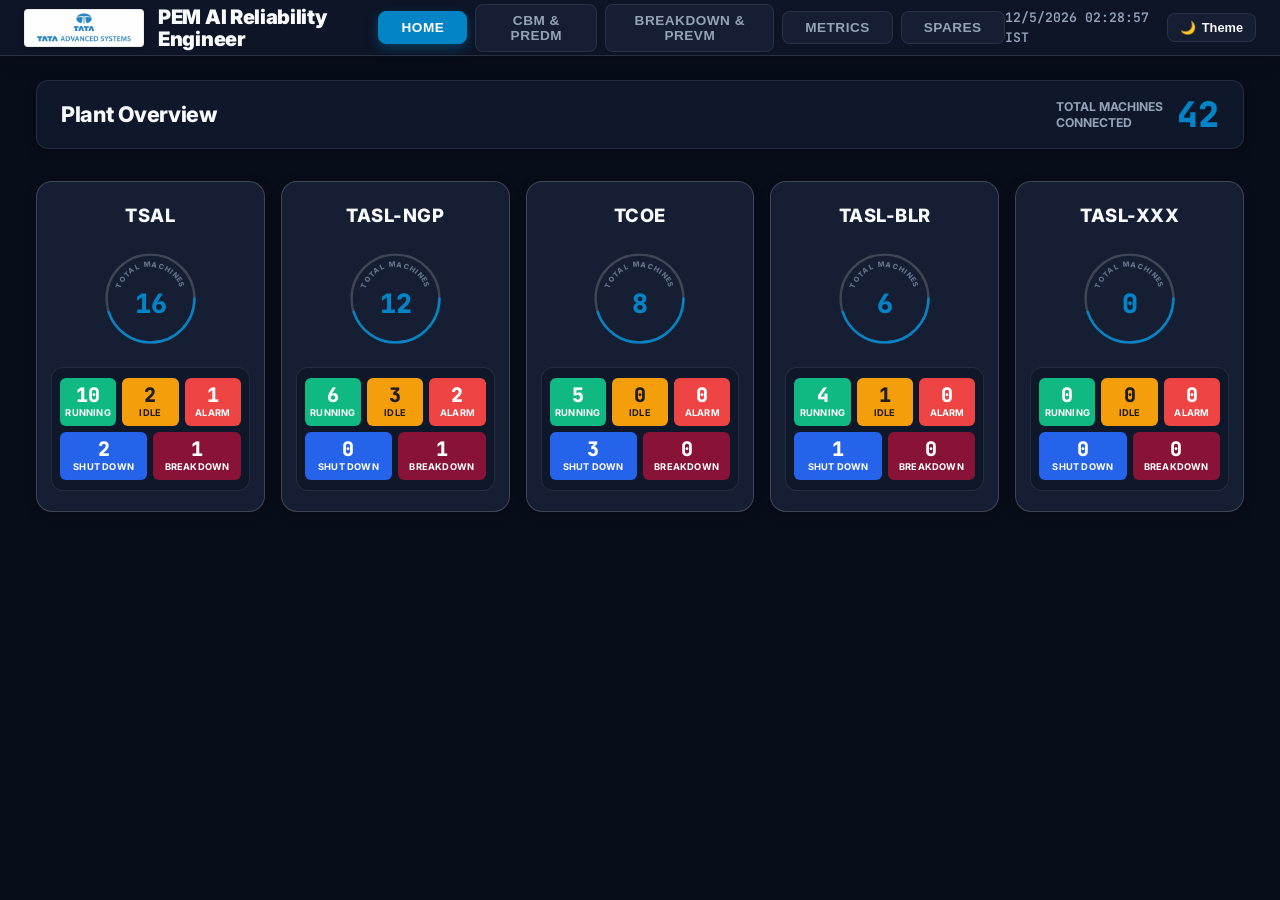
<file: index.html>
<!DOCTYPE html>
<html lang="en" data-theme="dark">
<head>
  <meta charset="UTF-8">
  <meta name="viewport" content="width=device-width, initial-scale=1.0">
  <meta name="description" content="TASL PEM AI Reliability Engineer - Industrial Condition Based Monitoring & Predictive Engineering System">
  <title>PEM AI Reliability Engineer | Tata Advanced Systems Limited</title>

  <!-- Typography -->
  <link rel="preconnect" href="https://fonts.googleapis.com">
  <link rel="preconnect" href="https://fonts.gstatic.com" crossorigin>
  <link href="https://fonts.googleapis.com/css2?family=Inter:wght@400;500;600;700;800;900&family=JetBrains+Mono:wght@500;700;800&display=swap" rel="stylesheet">

  <link rel="stylesheet" href="styles.css">
</head>
<body>

  <!-- Top App Master Header -->
  <header class="app-header">
    <div class="brand-wrap" id="brandLogoNav" title="Go to Plant Overview">
      <img src="tasl-logo.jpg" alt="TASL Logo" class="brand-logo-img">
      <div class="brand-text">
        <h1>PEM AI Reliability Engineer</h1>
      </div>
    </div>

    <!-- Primary Top Navigation Card Buttons: Home, CBM & PredM, Breakdown & PrevM -->
    <nav class="main-nav-tabs" aria-label="Main Dashboards">
      <button class="main-tab-btn active" data-tab="home">Home</button>
      <button class="main-tab-btn" data-tab="cbm">CBM &amp; PredM</button>
      <button class="main-tab-btn" data-tab="breakdown">Breakdown &amp; PrevM</button>
      <button class="main-tab-btn" data-tab="metrics">Metrics</button>
      <button class="main-tab-btn" data-tab="spares">Spares</button>
    </nav>

    <div class="header-right">
      <div class="system-clock" id="systemClock">--:--:-- IST</div>
      <button class="theme-btn" id="themeToggleBtn" title="Toggle Light/Dark Theme">
        <span id="themeToggleIcon">🌙</span> Theme
      </button>
    </div>
  </header>

  <!-- Plant Tabs Bar (Folder style like tabs-example.jpg - appears on inner dashboards) -->
  <div class="plant-tabs-wrapper" id="plantTabsBar" style="display: none;">
    <div class="plant-tabs-container">
      <div id="plantTabsContainer" style="display: flex; gap: 4px;">
        <!-- Populated dynamically: TSAL, TASL-NGP, TCOE, TASL-BLR, TASL-XXX -->
      </div>
    </div>
    <!-- Connecting blue line opening up to show data below -->
    <div class="plant-tabs-blue-line"></div>
  </div>

  <!-- Main Container -->
  <main id="mainContainer">

    <!-- ===================================================================
         VIEW 1: HOME SCREEN - PLANT CARDS OVERVIEW (old-cbm.webp style)
         =================================================================== -->
    <section class="home-overview-container" id="homeViewSection">
      <div class="home-hero-bar">
        <div class="home-hero-title">
          <h2>Plant Overview</h2>
        </div>
        <div class="total-overall-stat">
          <div class="label">Total Machines<br>Connected</div>
          <div class="number" id="totalMachinesCount">42</div>
        </div>
      </div>

      <!-- Plant Cards Grid: All 5 cards fit in 1 single row, longer & narrower -->
      <div class="plant-cards-grid" id="homePlantCardsGrid">
        <!-- Rendered by app.js -->
      </div>
    </section>

    <!-- ===================================================================
         VIEW 2: CBM & PM DASHBOARD
         =================================================================== -->
    <section class="cbm-container" id="cbmViewSection" style="display: none;">

      <!-- Secondary Sub-navigation Tab Buttons (Action Cards removed) -->
      <div class="cbm-subnav-bar">
        <button class="cbm-subnav-btn active" data-subtab="machines-matrix">
          <span>Health Matrix</span>
          <span class="subnav-badge" id="badgeHealthMatrix">16</span>
        </button>
        <button class="cbm-subnav-btn" data-subtab="alert-table">
          <span>Breakdown Alert Engine</span>
          <span class="subnav-badge alert" id="badgeAlertEngine">100</span>
        </button>
        <button class="cbm-subnav-btn" data-subtab="open-reports">
          <span>Open Reports</span>
          <span class="subnav-badge warning" id="badgeOpenReports">7</span>
        </button>
        <button class="cbm-subnav-btn" data-subtab="closed-reports">
          <span>Closed Reports</span>
          <span class="subnav-badge success" id="badgeClosedReports">48</span>
        </button>
        <button class="cbm-subnav-btn" data-subtab="manuals-library">
          <span>OEM Manuals Library</span>
          <span class="subnav-badge" id="badgeManuals">11</span>
        </button>
      </div>

      <!-- Subview 1: Health Matrix (Modular Machine cards with pastel Green & Red boxes) -->
      <div id="cbmMachinesOverviewView">
        <div class="cbm-machine-cards-grid" id="cbmMachinesGrid">
          <!-- Rendered by app.js -->
        </div>
      </div>

      <!-- Subview 2: Dedicated Machine Parameters View (Clicking machine card) -->
      <div id="cbmParametersView" style="display: none;">
        <div class="parameters-page-container">
          <div class="params-header-card">
            <div class="params-machine-meta" id="paramsMachineMeta">
              <!-- Populated by app.js -->
            </div>
            <button class="back-to-machines-btn" id="backToMachinesBtn">&larr; Back to Health Matrix</button>
          </div>

          <!-- Machine Sub-Tabs: Parameters vs Analysis -->
          <div class="machine-subnav-tabs">
            <button class="machine-tab-btn active" id="tabBtnParameters" onclick="window.switchMachineViewTab('parameters')">Parameters</button>
            <button class="machine-tab-btn" id="tabBtnAnalysis" onclick="window.switchMachineViewTab('analysis')">Analysis</button>
          </div>

          <!-- Pane 1: Parameters Tab Pane -->
          <div id="machineParamsPane">
            <div style="margin-bottom: 14px; display: flex; justify-content: flex-end;">
              <input type="text" class="search-input" id="paramSearchInput" placeholder="Filter parameters by name..." style="width: 280px; background:var(--bg-card); border:1px solid var(--border-medium); color:var(--text-main); padding:8px 12px; border-radius:6px; font-size:0.8rem;">
            </div>
            <div id="paramsGroupsContainer" style="display: flex; flex-direction: column; gap: 16px;">
              <!-- Grouped parameters rendered by app.js -->
            </div>
          </div>

          <!-- Pane 2: Analysis Tab Pane (Collapsible row cards) -->
          <div id="machineAnalysisPane" style="display: none;">
            <div class="analysis-collapse-container" id="paramsAnomalySection">
              <!-- Collapsible row cards rendered by app.js -->
            </div>
          </div>
        </div>
      </div>

      <!-- Subview 3: Predictive Breakdown Alert Engine Table -->
      <div id="cbmAlertTableView" style="display: none;">
        <div class="alert-table-toolbar">
          <div style="display: flex; gap: 10px; align-items: center; flex-wrap: wrap;">
            <input type="text" class="search-input" id="tableSearchInput" placeholder="Search breakdown, anomalies detected, corrective recommendations..." style="width: 320px; background:var(--bg-card); border:1px solid var(--border-medium); color:var(--text-main); padding:8px 12px; border-radius:6px; font-size:0.8rem;">
            <span id="tableMatchCount" style="font-size: 0.78rem; color: var(--text-dim); font-weight: 700;">100 predictive alerts</span>
          </div>
          <button id="exportCsvBtn" class="export-btn">Export Table (CSV)</button>
        </div>

        <div class="table-card-container">
          <table class="predictive-alerts-table">
            <thead>
              <tr>
                <th style="width: 110px;">Timestamp</th>
                <th style="width: 140px;">Machine</th>
                <th style="width: 210px;">
                  <div class="th-filter-wrap">
                    <span>Subsystem &amp; Breakdown Type</span>
                    <button class="th-filter-arrow" id="subsystemFilterBtn" title="Filter Subsystems">▼</button>
                    <!-- Subsystem Filter Dropdown Menu -->
                    <div class="filter-popover" id="subsystemFilterPopover">
                      <div class="filter-popover-title">Filter Subsystems</div>
                      <div class="filter-popover-options" id="subsystemFilterOptions"></div>
                    </div>
                  </div>
                </th>
                <th style="width: 150px;">Past Incidents</th>
                <th style="width: 110px;">
                  <div class="th-filter-wrap">
                    <span>Severity</span>
                    <button class="th-filter-arrow" id="severityFilterBtn" title="Filter Severity">▼</button>
                    <!-- Severity Filter Dropdown Menu -->
                    <div class="filter-popover" id="severityFilterPopover">
                      <div class="filter-popover-title">Filter Severity</div>
                      <div class="sev-filter-buttons">
                        <button class="sev-pill-btn active" data-sev="critical">Critical</button>
                        <button class="sev-pill-btn" data-sev="high">High</button>
                        <button class="sev-pill-btn" data-sev="medium">Medium</button>
                      </div>
                    </div>
                  </div>
                </th>
                <th style="width: 260px;">Anomalies Detected</th>
                <th>Corrective Recommendations (OEM Manual)</th>
                <th style="width: 120px;">Time to Breakdown</th>
              </tr>
            </thead>
            <tbody id="alertsTableBody">
              <!-- Rendered by app.js -->
            </tbody>
          </table>
        </div>
      </div>

      <!-- Subview 4: Open Reports Table -->
      <div id="cbmOpenReportsView" style="display: none;">
        <div class="table-card-container">
          <div class="reports-header-strip">
            <div>
              <h3>Active SAP Corrective Maintenance Tickets</h3>
              <p style="font-size:0.75rem; color:var(--text-muted); margin-top:2px;">
                Policy: 1 Ticket Per Asset. Auto-consolidates all active red alarms. Re-raising inhibited until ticket closure or 10-day SLA window.
              </p>
            </div>
            <div style="display:flex; gap:16px; align-items:center;">
              <span class="reports-badge open">8 Active Asset Tickets</span>
              <div class="compliance-score-card">
                <div class="compliance-score-val">85.7%</div>
                <div class="compliance-score-info">
                  <div class="compliance-score-title">COMPLIANCE SCORE</div>
                  <div class="compliance-score-sub">48 Closed / 56 Total</div>
                </div>
              </div>
            </div>
          </div>
          <table class="reports-table">
            <thead>
              <tr>
                <th style="width: 140px;">Ticket ID</th>
                <th style="width: 160px;">Equipment</th>
                <th style="width: 120px;">Report Date</th>
                <th>Red Parameters</th>
                <th style="width: 220px;">Spares Required</th>
                <th>Corrective Recommendation</th>
                <th style="width: 110px; text-align: center;">Status</th>
              </tr>
            </thead>
            <tbody id="openReportsTableBody">
              <!-- Rendered by app.js -->
            </tbody>
          </table>
        </div>
      </div>

      <!-- Subview 5: Closed Reports Table -->
      <div id="cbmClosedReportsView" style="display: none;">
        <div class="table-card-container">
          <div class="reports-header-strip">
            <div>
              <h3>Closed &amp; Resolved SAP Maintenance Reports</h3>
              <p style="font-size:0.75rem; color:var(--text-muted); margin-top:2px;">
                Audit log of 48 completed work orders, root cause corrective actions, and verified uptime restorations.
              </p>
            </div>
            <div style="display:flex; gap:16px; align-items:center;">
              <span class="reports-badge closed">48 Resolved Tickets &bull; 412.5 hrs Downtime Saved</span>
              <div class="compliance-score-card">
                <div class="compliance-score-val">85.7%</div>
                <div class="compliance-score-info">
                  <div class="compliance-score-title">COMPLIANCE SCORE</div>
                  <div class="compliance-score-sub">48 Closed / 56 Total</div>
                </div>
              </div>
            </div>
          </div>
          <table class="reports-table">
            <thead>
              <tr>
                <th>Ticket ID</th>
                <th>Equipment</th>
                <th>Diagnosis</th>
                <th>Date of Fault Detection</th>
                <th>Date of Closure</th>
                <th>Downtime Saved</th>
                <th>Status</th>
              </tr>
            </thead>
            <tbody id="closedReportsTableBody">
              <!-- Rendered by app.js -->
            </tbody>
          </table>
        </div>
      </div>

      <!-- Subview 6: OEM Manuals Library Split-Screen View -->
      <div id="cbmManualsView" style="display: none;">
        <div class="manuals-split-view">
          <!-- Left Pane: Manual Cards List -->
          <div class="manuals-list-pane">
            <div class="manuals-pane-head">
              <div style="display:flex; justify-content:space-between; align-items:center; width:100%;">
                <div>
                  <h3>OEM Technical Documentation Library</h3>
                  <p>Official Fischer, Rittal, Knoll, and Bavius machine manuals</p>
                </div>
                <button class="upload-manual-btn" onclick="window.openUploadManualModal()">+ Upload Manual</button>
              </div>
            </div>
            <div class="manuals-cards-stack" id="manualsCardsStack">
              <!-- Rendered by app.js -->
            </div>
          </div>

          <!-- Right Pane: Embedded PDF Viewer with Close Button -->
          <div class="manuals-viewer-pane">
            <div class="manuals-viewer-head" id="manualsViewerHead">
              <span id="activeManualTitle">Select a manual to browse</span>
              <div style="display: flex; gap: 8px; align-items: center;">
                <a id="manualNewTabLink" href="#" target="_blank" class="manual-action-link" style="display: none;">New Tab &nearr;</a>
                <button class="manual-close-doc-btn" id="closeManualDocBtn" style="display: none;" onclick="window.closeManualDocument()">Close ✕</button>
              </div>
            </div>
            <div class="manuals-viewer-body" id="manualsViewerBody">
              <div class="manual-placeholder-prompt" id="manualPromptWrap">
                <div class="prompt-icon">📄</div>
                <h4>OEM Technical Manual Viewer</h4>
                <p>Click on any manual card from the left panel to load the technical document and schematic side-by-side inside this browser window.</p>
              </div>
              <iframe id="manualPdfFrame" src="" style="display: none;" title="OEM Technical Manual Viewer"></iframe>
            </div>
          </div>
        </div>
      </div>

    </section>

    <!-- ===================================================================
         VIEW 3: BREAKDOWN MONITORING DASHBOARD
         =================================================================== -->
    <section class="breakdown-view-container" id="breakdownViewSection" style="display: none;">
      <!-- Header -->
      <div class="breakdown-header-bar">
        <div class="breakdown-header-left">
          <div class="breakdown-title-text">Breakdown Monitoring</div>
        </div>

        <div style="display:flex; gap:12px; align-items:center;">
          <button class="customized-pm-btn" id="customizedPmBtn" onclick="window.openCustomizedPmModal()" title="View and execute AI-optimized PM tasklist against historical breakdown telemetry">
            <span class="pm-gear-icon">⚙</span> Customized PM Checklist
          </button>
          <div class="opc-badge"><span class="opc-dot"></span> OPC ONLINE</div>
          <div class="opc-badge sap-badge">SAP INTEGRATION ACTIVE</div>
        </div>
      </div>

      <!-- Split Grid: Left Side (Critical Active Breakdowns) vs Right Side (KPIs on top, Top 5 Causes below) -->
      <div class="breakdown-top-split-grid">
        <!-- Whole Left Side: Critical Active Breakdowns Panel -->
        <div class="bd-left-col">
          <div class="breakdown-panel-box">
            <div class="panel-title-bar" style="color:var(--status-alarm);">
              <span>Critical Active Breakdowns (SAP Tickets Auto-Generated)</span>
            </div>
            <div id="criticalActiveBreakdownsList">
              <!-- Rendered by app.js -->
            </div>
          </div>
        </div>

        <!-- Right Side: Top KPIs & Below Top 5 Breakdown Causes (No empty space) -->
        <div class="bd-right-col">
          <div class="bd-kpis-wrapper">
            <div class="bd-kpi-card">
              <span class="bd-kpi-label">Active Critical Breakdowns</span>
              <span class="bd-kpi-val red" id="activeBreakdownsCount">2</span>
              <span class="bd-kpi-sub">30-sec rule &bull; SAP Ticket Auto-Generated</span>
            </div>

            <div class="bd-kpi-card">
              <span class="bd-kpi-label">Events Logged Today</span>
              <span class="bd-kpi-val cyan">31</span>
              <span class="bd-kpi-sub">Telemetry Sensor Signals &bull; Monitored</span>
            </div>
          </div>

          <!-- Top 5 Breakdown Causes sits directly below KPIs -->
          <div class="top-causes-card">
            <div class="top-causes-header">
              <div class="top-causes-title">Top 5 Breakdown Causes (Last 6 months)</div>
              <span class="top-causes-tag">Historical Failure Modes &bull; Click row for Root Cause Corrective Action</span>
            </div>
            <div class="top-causes-compact-list" id="topCausesList">
              <!-- Rendered by app.js as compact clickable rows -->
            </div>
          </div>
        </div>
      </div>

      <!-- Bottom Panel: Event Log Stream (Last 50 Signals) -->
      <div class="breakdown-panel-box" style="margin-top: 20px;">
        <div class="panel-title-bar">
          <span>Event Log Stream (Last 50 Signals)</span>
          <span style="font-size:0.7rem; color:var(--text-dim);">LIVE TELEMETRY STREAM</span>
        </div>
        <div style="max-height: 480px; overflow-y: auto;">
          <table class="stream-table">
            <thead>
              <tr>
                <th style="width: 150px;">Timestamp</th>
                <th style="width: 130px; text-align: center;">ID</th>
                <th>Machine &amp; Message</th>
                <th style="width: 170px; text-align: center;">Unplanned Downtime</th>
                <th style="width: 120px;">Status</th>
                <th style="width: 130px;">Control</th>
              </tr>
            </thead>
            <tbody id="eventLogStreamBody">
              <!-- Rendered by app.js -->
            </tbody>
          </table>
        </div>
      </div>
    </section>

    <!-- ===================================================================
         VIEW 4: METRICS DASHBOARD (Senior Leadership Operations & Reliability)
         =================================================================== -->
    <section class="metrics-view-container" id="metricsViewSection" style="display: none;">
      <!-- Metrics Header Bar -->
      <div class="metrics-header-bar">
        <div class="metrics-header-left">
          <div class="metrics-title-text">Plant Reliability &amp; Operational Metrics</div>
        </div>

        <div style="display:flex; gap:10px; align-items:center;">
          <div class="opc-badge" id="metricsScopeBadge"><span class="opc-dot"></span> SCOPE: OVERALL (341 ASSETS)</div>
          <div class="opc-badge sap-badge">SAP S/4HANA &bull; MES INTEGRATED</div>
        </div>
      </div>

      <!-- Plant Selection Tab Bar (Clean Folder/Tab Style) -->
      <div class="metrics-tabs-bar">
        <div class="metrics-plant-tabs-wrap" id="metricsPlantPillsContainer">
          <!-- Populated dynamically as tabs: All Plants, TSAL, TASL-NGP, TASL-BLR, TCOE, TASL-H01, TBAL, TLMAL, MCA, TASL-XXX -->
        </div>
      </div>

      <!-- Leadership Action Cards Row -->
      <div class="metrics-action-cards-grid">
        <div class="metric-action-card downtime-card">
          <div class="metric-card-label">Unplanned Downtime Today</div>
          <div class="metric-card-val" id="metricValToday">4.82 <span class="unit">hrs</span></div>
        </div>

        <div class="metric-action-card downtime-card highlight-card">
          <div class="metric-card-label">Unplanned Downtime (Current Month)</div>
          <div class="metric-card-val" id="metricValMonth">2,597.91 <span class="unit">hrs</span></div>
        </div>

        <div class="metric-action-card downtime-card">
          <div class="metric-card-label">Cumulative Downtime YTD</div>
          <div class="metric-card-val" id="metricValYtd">12,470.0 <span class="unit">hrs</span></div>
        </div>

        <div class="metric-action-card">
          <div class="metric-card-label">Total Connected Machines</div>
          <div class="metric-card-val" id="metricValMachines">341 <span class="unit">Units</span></div>
        </div>

        <div class="metric-action-card kpi-card">
          <div class="metric-card-label">Equipment Availability</div>
          <div class="metric-card-val success" id="metricValAvail">98.90<span class="unit">%</span></div>
        </div>

        <div class="metric-action-card kpi-card">
          <div class="metric-card-label">PM Compliance</div>
          <div class="metric-card-val success" id="metricValPm">94.8<span class="unit">%</span></div>
        </div>

        <div class="metric-action-card kpi-card">
          <div class="metric-card-label">MTBF</div>
          <div class="metric-card-val" id="metricValMtbf">626.9 <span class="unit">hrs</span></div>
        </div>

        <div class="metric-action-card kpi-card">
          <div class="metric-card-label">MTTR</div>
          <div class="metric-card-val" id="metricValMttr">6.98 <span class="unit">hrs</span></div>
        </div>
      </div>

      <!-- Visual Graphics Grid -->
      <div class="metrics-visuals-grid">
        <!-- Visual 1: Equipment Availability Chart -->
        <div class="metric-visual-panel">
          <div class="panel-header-row">
            <h3 class="visual-panel-title">Equipment Availability</h3>
          </div>
          <div class="chart-container" id="availabilityChartContainer">
            <!-- Rendered graphically by app.js (SVG Bar Chart) -->
          </div>
        </div>

        <!-- Visual 2: MTBF & MTTR Chart -->
        <div class="metric-visual-panel">
          <div class="panel-header-row">
            <h3 class="visual-panel-title">MTBF &amp; MTTR</h3>
          </div>
          <div class="chart-container" id="mtbfMttrChartContainer">
            <!-- Rendered graphically by app.js -->
          </div>
        </div>

        <!-- Visual 3: PM Compliance Chart -->
        <div class="metric-visual-panel">
          <div class="panel-header-row">
            <h3 class="visual-panel-title">PM Compliance</h3>
          </div>
          <div class="chart-container" id="pmComplianceChartContainer">
            <!-- Rendered graphically by app.js (Radial progress rings for all plants) -->
          </div>
        </div>

        <!-- Visual 4: Unplanned Downtime Pareto -->
        <div class="metric-visual-panel">
          <div class="panel-header-row">
            <h3 class="visual-panel-title">Unplanned Downtime &amp; Breakdown Pareto</h3>
          </div>
          <div class="chart-container" id="downtimeParetoChartContainer">
            <!-- Rendered graphically by app.js -->
          </div>
        </div>

        <!-- Visual 5: 6-Month Reliability Trajectory -->
        <div class="metric-visual-panel full-width">
          <div class="panel-header-row">
            <h3 class="visual-panel-title">6-Month Reliability Trajectory</h3>
          </div>
          <div class="chart-container" id="monthlyTrajectoryChartContainer">
            <!-- Rendered graphically by app.js -->
          </div>
        </div>
      </div>

      <!-- Official SAP S/4HANA PEM Metrics (UAT Record) Table -->
      <div class="metrics-table-panel">
        <div class="panel-header-row">
          <h3 class="visual-panel-title">Official SAP S/4HANA PEM Metrics (UAT Record)</h3>
          <button class="export-csv-btn" onclick="window.exportMetricsTableToCsv()">Export Metrics CSV &rarr;</button>
        </div>

        <div class="table-responsive">
          <table class="industrial-table metrics-table">
            <thead>
              <tr>
                <th style="width:100px;">Plant</th>
                <th>A-Class Machines</th>
                <th>Equipment Availability %</th>
                <th>Unplanned Downtime (Hrs)</th>
                <th>MTBF (Hrs)</th>
                <th>MTTR (Hrs)</th>
                <th>PM Compliance %</th>
                <th>BD Occurrences</th>
                <th>SPOC Confirmation</th>
                <th>Audit Remarks</th>
              </tr>
            </thead>
            <tbody id="metricsTableBody">
              <!-- Rendered dynamically by app.js -->
            </tbody>
          </table>
        </div>
      </div>
    </section>

    <!-- ===================================================================
         VIEW 5: SPARES DASHBOARD (Spare Parts Consumption & Analytics)
         =================================================================== -->
    <section class="spares-view-container" id="sparesViewSection" style="display: none;">
      <!-- Spares Sub-Tabs Navigation -->
      <div class="spares-subnav-strip">
        <div class="spares-pills-wrap">
          <button class="spares-tab-btn active" data-sparestab="overall" onclick="window.switchSparesSubTab('overall')">Overall Spares Overview</button>
          <button class="spares-tab-btn" data-sparestab="breton1" onclick="window.switchSparesSubTab('breton1')">Breton 1 (Flymill-5Axis CNC)</button>
          <button class="spares-tab-btn" data-sparestab="plantwise" onclick="window.switchSparesSubTab('plantwise')">Plant-Wise Spares Analysis</button>
        </div>

      </div>

      <!-- Breton 1 Spares Action KPI Cards -->
      <div class="spares-kpi-grid">
        <div class="spares-kpi-box highlight">
          <div class="spares-label">Total Spares Consumed (Breton 1)</div>
          <div class="spares-num">&#8377;9,10,559.63</div>
        </div>

        <div class="spares-kpi-box">
          <div class="spares-label">Units Consumed</div>
          <div class="spares-num">13 EA <span class="sub-qty">+ 1,541 L</span></div>
        </div>

        <div class="spares-kpi-box">
          <div class="spares-label">Unique Material Codes</div>
          <div class="spares-num">16 <span class="sub-qty">Materials</span></div>
        </div>

        <div class="spares-kpi-box warning">
          <div class="spares-label">High Lead-Time Risk Items</div>
          <div class="spares-num" style="color:#f59e0b;">3 <span class="sub-qty">Critical Spares</span></div>
        </div>
      </div>

      <!-- Graphical Spares Analytics Visualizations -->
      <div class="spares-visuals-grid">
        <!-- Visual 1: ABC Cost Pareto Distribution -->
        <div class="spares-visual-panel">
          <div class="panel-header-row">
            <h3 class="visual-panel-title">ABC Cost Pareto Distribution</h3>
          </div>
          <div class="chart-container" id="sparesAbcChartContainer">
            <!-- Rendered graphically by app.js -->
          </div>
        </div>

        <!-- Visual 2: Subsystem Expenditure Breakdown -->
        <div class="spares-visual-panel">
          <div class="panel-header-row">
            <h3 class="visual-panel-title">Subsystem Spend Breakdown</h3>
          </div>
          <div class="chart-container" id="sparesSubsystemChartContainer">
            <!-- Rendered graphically by app.js -->
          </div>
        </div>

        <!-- Visual 3: Consumables Velocity & Buffer -->
        <div class="spares-visual-panel">
          <div class="panel-header-row">
            <h3 class="visual-panel-title">Consumables Velocity &amp; Buffer</h3>
          </div>
          <div class="chart-container" id="sparesVelocityChartContainer">
            <!-- Rendered graphically by app.js -->
          </div>
        </div>

        <!-- Visual 4: Critical Spares Stockout Risk & Lead-Time Matrix -->
        <div class="spares-visual-panel">
          <div class="panel-header-row">
            <h3 class="visual-panel-title">Critical Spares Lead-Time Risk Matrix</h3>
          </div>
          <div class="chart-container" id="sparesLeadTimeChartContainer">
            <!-- Rendered graphically by app.js -->
          </div>
        </div>
      </div>

      <!-- Material Consumption & Maintenance Order Linkage Table -->
      <div class="spares-table-panel">
        <div class="panel-header-row">
          <h3 class="visual-panel-title">Breton 1 Spare Material Goods Issue Ledger (SAP MvT 201/261)</h3>
          <div style="display:flex; gap:10px; align-items:center;">
            <input type="text" class="search-input" id="sparesSearchInput" placeholder="Search material, doc, order..." style="width:240px; padding:6px 12px; font-size:0.8rem;">
            <button class="export-csv-btn" onclick="window.exportSparesTableToCsv()">Export Ledger CSV &rarr;</button>
          </div>
        </div>

        <div class="table-responsive">
          <table class="industrial-table spares-table">
            <thead>
              <tr>
                <th style="width:85px;">Posting Date</th>
                <th style="width:90px;">Material Doc</th>
                <th style="width:115px;">Material Code</th>
                <th>Material Description &amp; Specification</th>
                <th style="width:110px;">Subsystem</th>
                <th style="width:75px; text-align:right;">Qty</th>
                <th style="width:90px; text-align:right;">Unit Cost (&#8377;)</th>
                <th style="width:100px; text-align:right;">Total Spend (&#8377;)</th>
                <th style="width:55px; text-align:center;">MvT</th>
                <th style="width:105px; text-align:center;">Lead Time Risk</th>
              </tr>
            </thead>
            <tbody id="sparesTableBody">
              <!-- Rendered dynamically by app.js -->
            </tbody>
          </table>
        </div>
      </div>
    </section>

  </main>

  <!-- Universal Modal Backdrop & Content (Locks body scroll when open) -->
  <div class="modal-backdrop" id="modalBackdrop">
    <div class="modal-panel" id="modalPanel">
      <div class="modal-head">
        <h3 id="modalTitle">Diagnostic Information</h3>
        <button class="modal-close" id="modalCloseBtn">&times;</button>
      </div>
      <div class="modal-content-body" id="modalContentBody">
        <!-- Dynamic content injected by app.js -->
      </div>
    </div>
  </div>

  <!-- Scripts -->
  <script src="data.js"></script>
  <script src="app.js"></script>
</body>
</html>
</file>
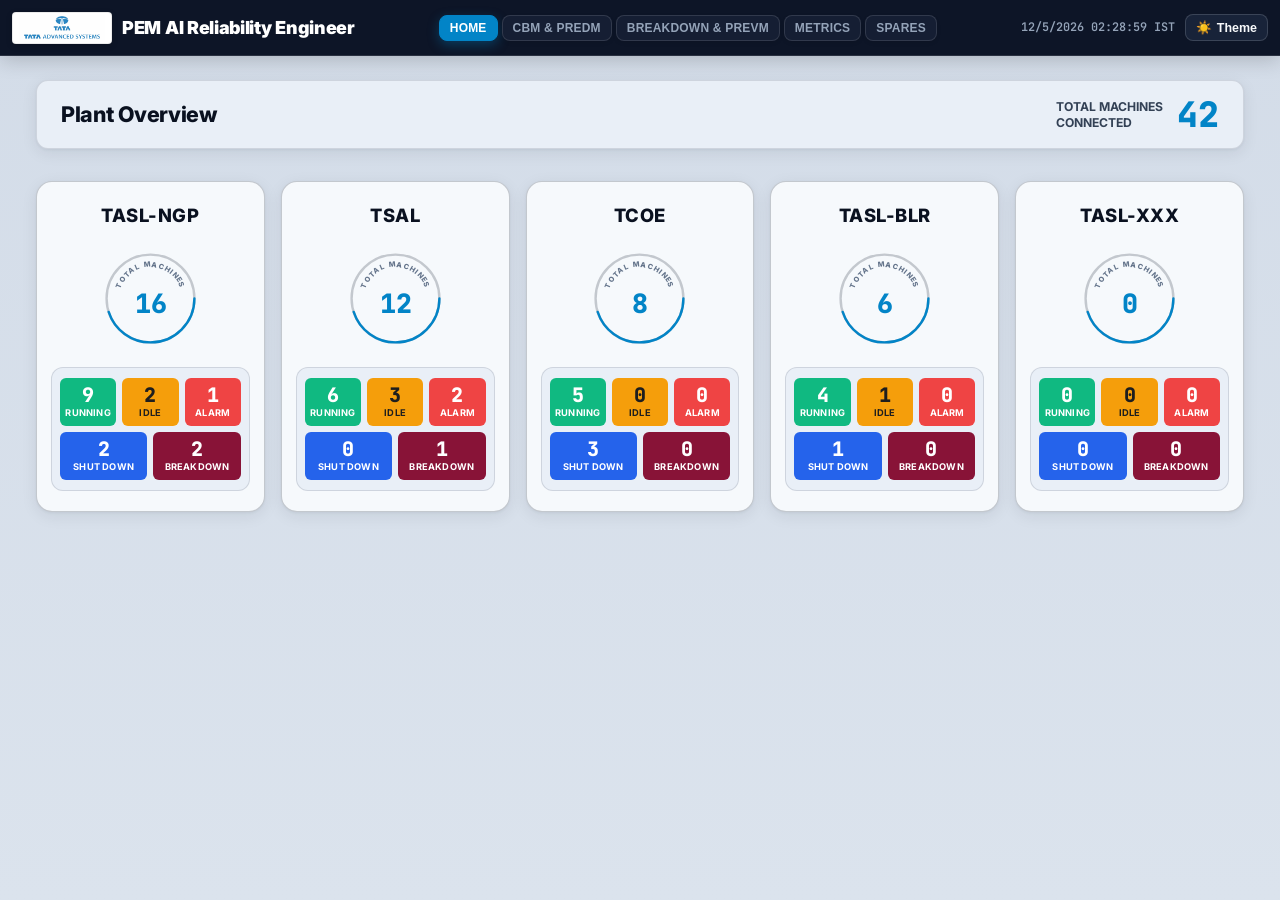
<file: dashboard/index.html>
<!DOCTYPE html>
<html lang="en" data-theme="light">
<head>
  <meta charset="UTF-8">
  <meta name="viewport" content="width=device-width, initial-scale=1.0">
  <meta name="description" content="TASL PEM AI Reliability Engineer - Industrial Condition Based Monitoring & Predictive Engineering System">
  <title>PEM AI Reliability Engineer | Tata Advanced Systems Limited</title>

  <!-- Typography -->
  <link rel="preconnect" href="https://fonts.googleapis.com">
  <link rel="preconnect" href="https://fonts.gstatic.com" crossorigin>
  <link href="https://fonts.googleapis.com/css2?family=Inter:wght@400;500;600;700;800;900&family=JetBrains+Mono:wght@500;700;800&display=swap" rel="stylesheet">

  <link rel="stylesheet" href="styles.css">
</head>
<body>

  <!-- Top App Master Header -->
  <header class="app-header">
    <div class="brand-wrap" id="brandLogoNav" title="Go to Plant Overview">
      <img src="tasl-logo.jpg" alt="TASL Logo" class="brand-logo-img">
      <div class="brand-text">
        <h1>PEM AI Reliability Engineer</h1>
      </div>
    </div>

    <!-- Primary Top Navigation Card Buttons: Home, CBM & PredM, Breakdown & PrevM -->
    <nav class="main-nav-tabs" aria-label="Main Dashboards">
      <button class="main-tab-btn active" data-tab="home">Home</button>
      <button class="main-tab-btn" data-tab="cbm">CBM &amp; PredM</button>
      <button class="main-tab-btn" data-tab="breakdown">Breakdown &amp; PrevM</button>
      <button class="main-tab-btn" data-tab="metrics">Metrics</button>
      <button class="main-tab-btn" data-tab="spares">Spares</button>
    </nav>

    <div class="header-right">
      <div class="system-clock" id="systemClock">--:--:-- IST</div>
      <button class="theme-btn" id="themeToggleBtn" title="Toggle Light/Dark Theme">
        <span id="themeToggleIcon">☀️</span> Theme
      </button>
    </div>
  </header>



  <!-- Main Container -->
  <main id="mainContainer">

    <!-- Unified Plant Switching Tabs (Connected via Bright Blue Line across the screen) -->
    <div class="plant-tabs-wrapper hidden" id="plantTabsBar" style="display: none;">
      <div class="plant-tabs-container">
        <div id="plantTabsContainer" style="display: flex; gap: 6px;">
          <!-- Populated dynamically: TASL-NGP, TSAL, TCOE, TASL-BLR, TASL-XXX -->
        </div>
      </div>
      <!-- Solid 4px Bright Blue Line spanning entire width directly beneath tabs -->
      <div class="plant-tabs-blue-line"></div>
    </div>

    <!-- ===================================================================
         VIEW 1: HOME SCREEN - PLANT CARDS OVERVIEW (old-cbm.webp style)
         =================================================================== -->
    <section class="home-overview-container" id="homeViewSection">
      <div class="home-hero-bar">
        <div class="home-hero-title">
          <h2>Plant Overview</h2>
        </div>
        <div class="total-overall-stat">
          <div class="label">Total Machines<br>Connected</div>
          <div class="number" id="totalMachinesCount">42</div>
        </div>
      </div>

      <!-- Plant Cards Grid: All 5 cards fit in 1 single row, longer & narrower -->
      <div class="plant-cards-grid" id="homePlantCardsGrid">
        <!-- Rendered by app.js -->
      </div>
    </section>

    <!-- ===================================================================
         VIEW 2: CBM & PM DASHBOARD
         =================================================================== -->
    <section class="cbm-container" id="cbmViewSection" style="display: none;">

      <!-- Secondary Sub-navigation Tab Buttons (Action Cards removed) -->
      <div class="cbm-subnav-bar">
        <button class="cbm-subnav-btn active" data-subtab="machines-matrix">
          <span>Health Matrix</span>
          <span class="subnav-badge" id="badgeHealthMatrix">16</span>
        </button>
        <button class="cbm-subnav-btn" data-subtab="alert-table">
          <span>Breakdown Alert Engine</span>
          <span class="subnav-badge alert" id="badgeAlertEngine">100</span>
        </button>
        <button class="cbm-subnav-btn" data-subtab="open-reports">
          <span>Open Reports</span>
          <span class="subnav-badge warning" id="badgeOpenReports">7</span>
        </button>
        <button class="cbm-subnav-btn" data-subtab="closed-reports">
          <span>Closed Reports</span>
          <span class="subnav-badge success" id="badgeClosedReports">48</span>
        </button>
        <button class="cbm-subnav-btn" data-subtab="manuals-library">
          <span>OEM Manuals Library</span>
          <span class="subnav-badge" id="badgeManuals">11</span>
        </button>
      </div>

      <!-- Subview 1: Health Matrix (Modular Machine cards with pastel Green & Red boxes) -->
      <div id="cbmMachinesOverviewView">
        <div class="cbm-machine-cards-grid" id="cbmMachinesGrid">
          <!-- Rendered by app.js -->
        </div>
      </div>

      <!-- Subview 2: Dedicated Machine Parameters View (Clicking machine card) -->
      <div id="cbmParametersView" style="display: none;">
        <div class="parameters-page-container">
          <div class="params-header-card">
            <div class="params-machine-meta" id="paramsMachineMeta">
              <!-- Populated by app.js -->
            </div>
            <button class="back-to-machines-btn" id="backToMachinesBtn">&larr; Back to Health Matrix</button>
          </div>

          <!-- Machine Sub-Tabs: Analysis vs Parameters (Analysis default active) -->
          <div class="machine-subnav-tabs">
            <button class="machine-tab-btn active" id="tabBtnAnalysis" onclick="window.switchMachineViewTab('analysis')">Analysis</button>
            <button class="machine-tab-btn" id="tabBtnParameters" onclick="window.switchMachineViewTab('parameters')">Parameters</button>
          </div>

          <!-- Pane 1: Analysis Tab Pane (Default Active) -->
          <div id="machineAnalysisPane" style="display: block;">
            <div class="analysis-collapse-container" id="paramsAnomalySection">
              <!-- Collapsible row cards rendered by app.js -->
            </div>
          </div>

          <!-- Pane 2: Parameters Tab Pane -->
          <div id="machineParamsPane" style="display: none;">
            <div style="margin-bottom: 14px; display: flex; justify-content: flex-end;">
              <input type="text" class="search-input" id="paramSearchInput" placeholder="Filter parameters by name..." style="width: 280px; background:var(--bg-card); border:1px solid var(--border-medium); color:var(--text-main); padding:8px 12px; border-radius:6px; font-size:0.8rem;">
            </div>
            <div id="paramsGroupsContainer" style="display: flex; flex-direction: column; gap: 16px;">
              <!-- Grouped parameters rendered by app.js -->
            </div>
          </div>
        </div>
      </div>

      <!-- Subview 3: Predictive Breakdown Alert Engine Table -->
      <div id="cbmAlertTableView" style="display: none;">
        <div class="alert-table-toolbar">
          <div style="display: flex; gap: 10px; align-items: center; flex-wrap: wrap;">
            <input type="text" class="search-input" id="tableSearchInput" placeholder="Search breakdown, anomalies detected, corrective recommendations..." style="width: 320px; background:var(--bg-card); border:1px solid var(--border-medium); color:var(--text-main); padding:8px 12px; border-radius:6px; font-size:0.8rem;">
            <span id="tableMatchCount" style="font-size: 0.78rem; color: var(--text-dim); font-weight: 700;">100 predictive alerts</span>
          </div>
          <button id="exportCsvBtn" class="export-btn">Export Table (CSV)</button>
        </div>

        <div class="table-card-container">
          <table class="predictive-alerts-table">
            <thead>
              <tr>
                <th style="width: 110px;">Timestamp</th>
                <th style="width: 140px;">Machine</th>
                <th style="width: 210px;">
                  <div class="th-filter-wrap">
                    <span>Subsystem &amp; Breakdown Type</span>
                    <button class="th-filter-arrow" id="subsystemFilterBtn" title="Filter Subsystems">▼</button>
                    <!-- Subsystem Filter Dropdown Menu -->
                    <div class="filter-popover" id="subsystemFilterPopover">
                      <div class="filter-popover-title">Filter Subsystems</div>
                      <div class="filter-popover-options" id="subsystemFilterOptions"></div>
                    </div>
                  </div>
                </th>
                <th style="width: 150px;">Past Incidents</th>
                <th style="width: 110px;">
                  <div class="th-filter-wrap">
                    <span>Severity</span>
                    <button class="th-filter-arrow" id="severityFilterBtn" title="Filter Severity">▼</button>
                    <!-- Severity Filter Dropdown Menu -->
                    <div class="filter-popover" id="severityFilterPopover">
                      <div class="filter-popover-title">Filter Severity</div>
                      <div class="sev-filter-buttons">
                        <button class="sev-pill-btn active" data-sev="critical">Critical</button>
                        <button class="sev-pill-btn" data-sev="high">High</button>
                        <button class="sev-pill-btn" data-sev="medium">Medium</button>
                      </div>
                    </div>
                  </div>
                </th>
                <th style="width: 260px;">Anomalies Detected</th>
                <th>Corrective Recommendations (OEM Manual)</th>
                <th style="width: 120px;">Time to Breakdown</th>
              </tr>
            </thead>
            <tbody id="alertsTableBody">
              <!-- Rendered by app.js -->
            </tbody>
          </table>
        </div>
      </div>

      <!-- Subview 4: Open Reports Table -->
      <div id="cbmOpenReportsView" style="display: none;">
        <div class="table-card-container">
          <div class="reports-header-strip">
            <div>
              <h3>Active SAP Corrective Maintenance Tickets</h3>
              <p style="font-size:0.75rem; color:var(--text-muted); margin-top:2px;">
                Policy: 1 Ticket Per Asset. Auto-consolidates all active red alarms. Re-raising inhibited until ticket closure or 10-day SLA window.
              </p>
            </div>
            <div style="display:flex; gap:16px; align-items:center;">
              <span class="reports-badge open">8 Active Asset Tickets</span>
              <div class="compliance-score-card">
                <div class="compliance-score-val">85.7%</div>
                <div class="compliance-score-info">
                  <div class="compliance-score-title">COMPLIANCE SCORE</div>
                  <div class="compliance-score-sub">48 Closed / 56 Total</div>
                </div>
              </div>
            </div>
          </div>
          <table class="reports-table">
            <thead>
              <tr>
                <th style="width: 140px;">Ticket ID</th>
                <th style="width: 160px;">Equipment</th>
                <th style="width: 120px;">Report Date</th>
                <th>Red Parameters</th>
                <th style="width: 220px;">Spares and Stock</th>
                <th>Corrective Recommendation</th>
                <th style="width: 110px; text-align: center;">Status</th>
              </tr>
            </thead>
            <tbody id="openReportsTableBody">
              <!-- Rendered by app.js -->
            </tbody>
          </table>
        </div>
      </div>

      <!-- Subview 5: Closed Reports Table -->
      <div id="cbmClosedReportsView" style="display: none;">
        <div class="table-card-container">
          <div class="reports-header-strip">
            <div>
              <h3>Closed &amp; Resolved SAP Maintenance Reports</h3>
              <p style="font-size:0.75rem; color:var(--text-muted); margin-top:2px;">
                Audit log of 48 completed work orders, root cause corrective actions, and verified uptime restorations.
              </p>
            </div>
            <div style="display:flex; gap:16px; align-items:center;">
              <span class="reports-badge closed">48 Resolved Tickets &bull; 412.5 hrs Downtime Saved</span>
              <div class="compliance-score-card">
                <div class="compliance-score-val">85.7%</div>
                <div class="compliance-score-info">
                  <div class="compliance-score-title">COMPLIANCE SCORE</div>
                  <div class="compliance-score-sub">48 Closed / 56 Total</div>
                </div>
              </div>
            </div>
          </div>
          <table class="reports-table">
            <thead>
              <tr>
                <th>Ticket ID</th>
                <th>Equipment</th>
                <th>Diagnosis</th>
                <th>Date of Fault Detection</th>
                <th>Date of Closure</th>
                <th>Downtime Saved</th>
                <th>Status</th>
              </tr>
            </thead>
            <tbody id="closedReportsTableBody">
              <!-- Rendered by app.js -->
            </tbody>
          </table>
        </div>
      </div>

      <!-- Subview 6: OEM Manuals Library Split-Screen View -->
      <div id="cbmManualsView" style="display: none;">
        <div class="manuals-split-view">
          <!-- Left Pane: Manual Cards List -->
          <div class="manuals-list-pane">
            <div class="manuals-pane-head">
              <div style="display:flex; justify-content:space-between; align-items:center; width:100%;">
                <div>
                  <h3>OEM Technical Documentation Library</h3>
                  <p>Official Fischer, Rittal, Knoll, and Bavius machine manuals</p>
                </div>
                <button class="upload-manual-btn" onclick="window.openUploadManualModal()">+ Upload Manual</button>
              </div>
            </div>
            <div class="manuals-cards-stack" id="manualsCardsStack">
              <!-- Rendered by app.js -->
            </div>
          </div>

          <!-- Right Pane: Embedded PDF Viewer with Close Button -->
          <div class="manuals-viewer-pane">
            <div class="manuals-viewer-head" id="manualsViewerHead">
              <span id="activeManualTitle">Select a manual to browse</span>
              <div style="display: flex; gap: 8px; align-items: center;">
                <a id="manualNewTabLink" href="#" target="_blank" class="manual-action-link" style="display: none;">New Tab &nearr;</a>
                <button class="manual-close-doc-btn" id="closeManualDocBtn" style="display: none;" onclick="window.closeManualDocument()">Close ✕</button>
              </div>
            </div>
            <div class="manuals-viewer-body" id="manualsViewerBody">
              <div class="manual-placeholder-prompt" id="manualPromptWrap">
                <div class="prompt-icon">📄</div>
                <h4>OEM Technical Manual Viewer</h4>
                <p>Click on any manual card from the left panel to load the technical document and schematic side-by-side inside this browser window.</p>
              </div>
              <iframe id="manualPdfFrame" src="" style="display: none;" title="OEM Technical Manual Viewer"></iframe>
            </div>
          </div>
        </div>
      </div>

    </section>

    <!-- ===================================================================
         VIEW 3: BREAKDOWN MONITORING DASHBOARD
         =================================================================== -->
    <section class="breakdown-view-container" id="breakdownViewSection" style="display: none;">
      <!-- Header -->
      <div class="breakdown-header-bar">
        <div class="breakdown-header-left">
          <div class="breakdown-title-text">Breakdown Monitoring</div>
        </div>

        <div class="breakdown-header-right">
          <!-- Machine Breakdown Search Bar (Plant-scoped) -->
          <div class="bd-machine-search-box">
            <span class="bd-search-glass">&#128269;</span>
            <input type="text" id="bdMachineSearchInput" class="bd-machine-search-input" placeholder="Search machine breakdowns..." autocomplete="off">
            <button id="bdSearchClearBtn" class="bd-search-clear-btn" style="display:none;" onclick="window.clearBdMachineSearch()" title="Clear filter">&times;</button>
          </div>
          <button class="customized-pm-btn" id="customizedPmBtn" onclick="window.openCustomizedPmModal()" title="View and execute AI-optimized PM tasklist against historical breakdown telemetry">
            <span class="pm-gear-icon">&#9881;</span> Customized PM Checklist
          </button>
        </div>
      </div>

      <!-- Split Grid: Left Side (Active Breakdowns) vs Right Side (KPIs on top, Top 5 Repetitive Breakdowns below) -->
      <div class="breakdown-top-split-grid">
        <!-- Whole Left Side: Active Breakdowns Panel -->
        <div class="bd-left-col">
          <div class="breakdown-panel-box">
            <div class="panel-title-bar" style="color:var(--status-alarm);">
              <span>Active Breakdowns</span>
            </div>
            <div id="criticalActiveBreakdownsList">
              <!-- Rendered by app.js -->
            </div>
          </div>
        </div>

        <!-- Right Side: Top KPIs & Below Top 5 Repetitive Breakdowns -->
        <div class="bd-right-col">
          <div class="bd-kpis-wrapper">
            <div class="bd-kpi-card">
              <span class="bd-kpi-label">Active Critical Breakdowns</span>
              <span class="bd-kpi-val red" id="activeBreakdownsCount">2</span>
            </div>

            <div class="bd-kpi-card">
              <span class="bd-kpi-label">Events Logged Today</span>
              <span class="bd-kpi-val cyan">31</span>
            </div>
          </div>

          <!-- Top 5 Repetitive Breakdowns sits directly below KPIs -->
          <div class="top-causes-card">
            <div class="top-causes-header">
              <div class="top-causes-title">Top 5 Repetitive Breakdowns</div>
              <span class="top-causes-tag">Last 6 Months</span>
            </div>
            <div class="top-causes-compact-list" id="topCausesList">
              <!-- Rendered by app.js as compact clickable rows -->
            </div>
          </div>
        </div>
      </div>

      <!-- Bottom Panel: Event Log Stream (Last 50 Signals) -->
      <div class="breakdown-panel-box" style="margin-top: 20px;">
        <div class="panel-title-bar">
          <span>Event Log Stream (Last 50 Signals)</span>
          <span style="font-size:0.7rem; color:var(--text-dim);">LIVE TELEMETRY STREAM</span>
        </div>
        <div style="max-height: 480px; overflow-y: auto;">
          <table class="stream-table">
            <thead>
              <tr>
                <th style="width: 140px;">Timestamp</th>
                <th style="width: 120px; text-align: center;">ID</th>
                <th>Machine &amp; Message</th>
                <th style="width: 260px;">Root Cause (Lean 5-Whys)</th>
                <th style="width: 160px; text-align: center;">Unplanned Downtime</th>
                <th style="width: 100px;">Status</th>
                <th style="width: 110px;">Action</th>
              </tr>
            </thead>
            <tbody id="eventLogStreamBody">
              <!-- Rendered by app.js -->
            </tbody>
          </table>
        </div>
      </div>
    </section>

    <!-- ===================================================================
         VIEW 4: METRICS DASHBOARD (Senior Leadership Operations & Reliability)
         =================================================================== -->
    <section class="metrics-view-container" id="metricsViewSection" style="display: none;">


      <!-- Plant Selection Tab Bar (Clean Folder/Tab Style) -->
      <div class="metrics-tabs-bar" style="display: none;">
        <div class="metrics-plant-tabs-wrap" id="metricsPlantPillsContainer">
          <!-- Populated dynamically as tabs: All Plants, TSAL, TASL-NGP, TASL-BLR, TCOE, TASL-H01, TBAL, TLMAL, MCA, TASL-XXX -->
        </div>
      </div>

      <!-- Leadership Action Cards Row -->
      <div class="metrics-action-cards-grid">
        <div class="metric-action-card downtime-card">
          <div class="metric-card-label">Unplanned Downtime Today</div>
          <div class="metric-card-val" id="metricValToday">4.82 <span class="unit">hrs</span></div>
        </div>

        <div class="metric-action-card downtime-card highlight-card">
          <div class="metric-card-label">Unplanned Downtime (Current Month)</div>
          <div class="metric-card-val" id="metricValMonth">2,597.91 <span class="unit">hrs</span></div>
        </div>

        <div class="metric-action-card downtime-card">
          <div class="metric-card-label">Cumulative Downtime YTD</div>
          <div class="metric-card-val" id="metricValYtd">12,470.0 <span class="unit">hrs</span></div>
        </div>

        <div class="metric-action-card">
          <div class="metric-card-label">Total Connected Machines</div>
          <div class="metric-card-val" id="metricValMachines">341 <span class="unit">Units</span></div>
        </div>

        <div class="metric-action-card kpi-card">
          <div class="metric-card-label">Equipment Uptime %</div>
          <div class="metric-card-val success" id="metricValAvail">98.90<span class="unit">%</span></div>
        </div>

        <div class="metric-action-card kpi-card">
          <div class="metric-card-label">PM Compliance</div>
          <div class="metric-card-val success" id="metricValPm">94.8<span class="unit">%</span></div>
        </div>



        <div class="metric-action-card kpi-card">
          <div class="metric-card-label">MTBF</div>
          <div class="metric-card-val" id="metricValMtbf">626.9 <span class="unit">hrs</span></div>
        </div>

        <div class="metric-action-card kpi-card">
          <div class="metric-card-label">MTTR</div>
          <div class="metric-card-val" id="metricValMttr">6.98 <span class="unit">hrs</span></div>
        </div>
      </div>

      <!-- Top 5 Breakdown Machines Reliability Metrics Panel (Plant Scoped) -->
      <div class="top5-breakdown-panel" id="top5BreakdownSection">
        <div class="top5-panel-header">
          <div class="top5-header-title-wrap">
            <h3 class="top5-header-title">Top 5 Breakdown Machines Reliability</h3>
            <span class="top5-header-sub" id="top5PlantSubtitle">Focus: Highest Failure Impact Assets &bull; Selected Plant</span>
          </div>

          <!-- Top 5 Combined Metrics Summary Cards -->
          <div class="top5-metrics-summary-strip">
            <div class="top5-metric-stat-pill">
              <span class="top5-pill-label">Top 5 Combined MTBF</span>
              <span class="top5-pill-val cyan" id="top5CombinedMtbf">80.6 <span class="unit">hrs</span></span>
            </div>
            <div class="top5-metric-stat-pill">
              <span class="top5-pill-label">Top 5 Combined MTTR</span>
              <span class="top5-pill-val orange" id="top5CombinedMttr">8.56 <span class="unit">hrs</span></span>
            </div>
            <div class="top5-metric-stat-pill alert">
              <span class="top5-pill-label">Top 5 Cumulative Downtime</span>
              <span class="top5-pill-val red" id="top5CombinedDowntime">1,464.1 <span class="unit">hrs</span></span>
            </div>
          </div>
        </div>

        <!-- Machines List / Table -->
        <div class="top5-machines-container" id="top5MachinesListContainer">
          <!-- Rendered dynamically by app.js -->
        </div>
      </div>

      <!-- Visual Graphics Grid -->
      <div class="metrics-visuals-grid">
        <!-- Visual 1: Equipment Availability Chart -->
        <div class="metric-visual-panel">
          <div class="panel-header-row">
            <h3 class="visual-panel-title">Equipment Uptime %</h3>
          </div>
          <div class="chart-container" id="availabilityChartContainer">
            <!-- Rendered graphically by app.js (SVG Bar Chart) -->
          </div>
        </div>

        <!-- Visual 2: MTBF & MTTR Chart -->
        <div class="metric-visual-panel">
          <div class="panel-header-row">
            <h3 class="visual-panel-title">MTBF &amp; MTTR</h3>
          </div>
          <div class="chart-container" id="mtbfMttrChartContainer">
            <!-- Rendered graphically by app.js -->
          </div>
        </div>

        <!-- Visual 3: PM Compliance Chart -->
        <div class="metric-visual-panel">
          <div class="panel-header-row">
            <h3 class="visual-panel-title">PM Compliance</h3>
          </div>
          <div class="chart-container" id="pmComplianceChartContainer">
            <!-- Rendered graphically by app.js (Radial progress rings for all plants) -->
          </div>
        </div>

        <!-- Visual 4: Unplanned Downtime Pareto -->
        <div class="metric-visual-panel">
          <div class="panel-header-row">
            <h3 class="visual-panel-title">Unplanned Downtime &amp; Breakdown Pareto</h3>
          </div>
          <div class="chart-container" id="downtimeParetoChartContainer">
            <!-- Rendered graphically by app.js -->
          </div>
        </div>

        <!-- Visual 5: 6-Month Reliability Trajectory -->
        <div class="metric-visual-panel full-width">
          <div class="panel-header-row">
            <h3 class="visual-panel-title">6-Month Reliability Trajectory</h3>
          </div>
          <div class="chart-container" id="monthlyTrajectoryChartContainer">
            <!-- Rendered graphically by app.js -->
          </div>
        </div>
      </div>

      <!-- Official SAP S/4HANA PEM Metrics (UAT Record) Table -->
      <div class="metrics-table-panel">
        <div class="panel-header-row">
          <h3 class="visual-panel-title">Official SAP S/4HANA PEM Metrics (UAT Record)</h3>
          <button class="export-csv-btn" onclick="window.exportMetricsTableToCsv()">Export Metrics CSV &rarr;</button>
        </div>

        <div class="table-responsive">
          <table class="industrial-table metrics-table">
            <thead>
              <tr>
                <th style="width:100px;">Plant</th>
                <th style="text-align:center;">A-Class Machines</th>
                <th style="text-align:right;">Equipment Uptime %</th>
                <th style="text-align:right;">Unplanned Downtime (Hrs)</th>
                <th style="text-align:right;">MTBF (Hrs)</th>
                <th style="text-align:right;">MTTR (Hrs)</th>
                <th style="text-align:center;">PM Compliance %</th>
                <th style="text-align:center;">CM Compliance %</th>
                <th style="text-align:center;">BD Occurrences</th>
              </tr>
            </thead>
            <tbody id="metricsTableBody">
              <!-- Rendered dynamically by app.js -->
            </tbody>
          </table>
        </div>
      </div>
    </section>

    <!-- ===================================================================
         VIEW 5: SPARES DASHBOARD (Spare Parts Consumption & Analytics)
         =================================================================== -->
    <section class="spares-view-container" id="sparesViewSection" style="display: none;">
      <!-- Spares Sub-Tabs Navigation -->
      <div class="spares-subnav-strip">
        <div class="spares-pills-wrap">
          <button class="spares-tab-btn active" data-sparestab="overall" onclick="window.switchSparesSubTab('overall')">Overall Spares Overview</button>
          <button class="spares-tab-btn" data-sparestab="breton1" onclick="window.switchSparesSubTab('breton1')">Breton 1 (Flymill-5Axis CNC)</button>
          <button class="spares-tab-btn" data-sparestab="plantwise" onclick="window.switchSparesSubTab('plantwise')">Plant-Wise Spares Analysis</button>
        </div>

      </div>

      <!-- Breton 1 Spares Action KPI Cards -->
      <div class="spares-kpi-grid">
        <div class="spares-kpi-box highlight">
          <div class="spares-label">Total Spares Consumed (<span id="sparesPlantLabel">TASL-NGP</span> &bull; Breton 1)</div>
          <div class="spares-num">&#8377;9,10,559.63</div>
        </div>

        <div class="spares-kpi-box">
          <div class="spares-label">Spares Consumed</div>
          <div class="spares-num">13 EA <span class="sub-qty">Mechanical &amp; Electrical</span></div>
        </div>

        <div class="spares-kpi-box">
          <div class="spares-label">Unique Material Codes</div>
          <div class="spares-num">16 <span class="sub-qty">Materials</span></div>
        </div>

        <div class="spares-kpi-box warning">
          <div class="spares-label">High Lead-Time Risk Items</div>
          <div class="spares-num" style="color:#f59e0b;">3 <span class="sub-qty">Critical Spares</span></div>
        </div>
      </div>

      <!-- Graphical Spares Analytics Visualizations -->
      <div class="spares-visuals-grid">
        <!-- Visual 1: Maintenance Cost (Moved to Left) -->
        <div class="spares-visual-panel">
          <div class="panel-header-row">
            <h3 class="visual-panel-title">Maintenance Cost</h3>
          </div>
          <div class="chart-container" id="sparesSubsystemChartContainer">
            <!-- Rendered graphically by app.js (Donut chart & categories) -->
          </div>
        </div>

        <!-- Visual 2: ABC Distribution (Moved to Right) -->
        <div class="spares-visual-panel">
          <div class="panel-header-row">
            <h3 class="visual-panel-title">ABC Distribution</h3>
          </div>
          <div class="chart-container" id="sparesAbcChartContainer">
            <!-- Rendered graphically by app.js (Pareto bars) -->
          </div>
        </div>

        <!-- Visual 3: Spare Parts Consumption (Replaces Consumables Frequency) -->
        <div class="spares-visual-panel">
          <div class="panel-header-row">
            <h3 class="visual-panel-title">Spare Parts Consumption</h3>
          </div>
          <div class="chart-container" id="sparesConsumptionChartContainer">
            <!-- Rendered graphically by app.js -->
          </div>
        </div>

        <!-- Visual 4: Class A Spares Lead Time -->
        <div class="spares-visual-panel">
          <div class="panel-header-row">
            <h3 class="visual-panel-title">Class A Spares Lead Time</h3>
          </div>
          <div class="chart-container" id="sparesLeadTimeChartContainer">
            <!-- Rendered graphically by app.js -->
          </div>
        </div>
      </div>

      <!-- Material Consumption & Maintenance Order Linkage Table -->
      <div class="spares-table-panel">
        <div class="panel-header-row">
          <h3 class="visual-panel-title">Breton 1 Spare Material Goods Issue</h3>
          <div style="display:flex; gap:10px; align-items:center;">
            <input type="text" class="search-input" id="sparesSearchInput" placeholder="Search material, code, group..." style="width:240px; padding:6px 12px; font-size:0.8rem;">
            <button class="export-csv-btn" onclick="window.exportSparesTableToCsv()">Export Ledger CSV &rarr;</button>
          </div>
        </div>

        <div class="table-responsive">
          <table class="industrial-table spares-table">
            <thead>
              <tr>
                <th style="width:90px;">Posting Date</th>
                <th style="width:125px;">Material Code</th>
                <th>Material Description &amp; Specification</th>
                <th style="width:140px;">Material Group</th>
                <th style="width:75px; text-align:right;">Qty</th>
                <th style="width:95px; text-align:right;">Unit Cost (&#8377;)</th>
                <th style="width:105px; text-align:right;">Total Spend (&#8377;)</th>
                <th style="width:120px; text-align:center;">Lead Time</th>
              </tr>
            </thead>
            <tbody id="sparesTableBody">
              <!-- Rendered dynamically by app.js -->
            </tbody>
          </table>
        </div>
      </div>
    </section>

  </main>

  <!-- Universal Modal Backdrop & Content (Locks body scroll when open) -->
  <div class="modal-backdrop" id="modalBackdrop">
    <div class="modal-panel" id="modalPanel">
      <div class="modal-head">
        <h3 id="modalTitle">Diagnostic Information</h3>
        <button class="modal-close" id="modalCloseBtn">&times;</button>
      </div>
      <div class="modal-content-body" id="modalContentBody">
        <!-- Dynamic content injected by app.js -->
      </div>
    </div>
  </div>

  <!-- Scripts -->
  <script src="data.js"></script>
  <script src="app.js"></script>
</body>
</html>
</file>
<file: styles.css>
/* ==========================================================================
   TASL AERO-SENSE - INDUSTRIAL ENTERPRISE DESIGN SYSTEM
   Condition Based Monitoring, Predictive Engineering & Breakdown Management
   ========================================================================== */

:root {
  /* Dark Mode Palette (Default) */
  --bg-app: #080d1a;
  --bg-surface: #0f172a;
  --bg-card: #151e32;
  --bg-card-hover: #1c2742;
  --bg-elevated: #243354;
  --border-subtle: rgba(255, 255, 255, 0.09);
  --border-medium: rgba(255, 255, 255, 0.18);
  --border-accent: rgba(2, 132, 199, 0.5);

  --text-main: #f8fafc;
  --text-muted: #94a3b8;
  --text-dim: #64748b;
  --text-accent: #38bdf8;

  /* Industrial Status Colors */
  --status-running: #10b981;
  --status-running-bg: rgba(16, 185, 129, 0.16);
  --status-idle: #f59e0b;
  --status-idle-bg: rgba(245, 158, 11, 0.16);
  --status-alarm: #ef4444;
  --status-alarm-bg: rgba(239, 68, 68, 0.18);
  --status-shutdown: #2563eb;
  --status-shutdown-bg: rgba(37, 99, 235, 0.18);
  --status-breakdown: #881337;
  --status-breakdown-bg: rgba(136, 19, 55, 0.28);

  --cyan-primary: #0284c7;
  --cyan-hover: #0369a1;
  --cyan-glow: rgba(2, 132, 199, 0.35);

  --font-sans: 'Inter', -apple-system, BlinkMacSystemFont, 'Segoe UI', Roboto, sans-serif;
  --font-mono: 'JetBrains Mono', 'Fira Code', 'Consolas', monospace;

  --radius-xs: 4px;
  --radius-sm: 8px;
  --radius-md: 12px;
  --radius-lg: 16px;

  --shadow-card: 0 4px 12px rgba(0, 0, 0, 0.25);
  --shadow-glow: 0 0 16px var(--cyan-glow);
  --transition: 200ms cubic-bezier(0.4, 0, 0.2, 1);
}

/* Light Theme Variables (Classy Aerospace Titanium Slate - Not Plain Harsh White) */
[data-theme="light"] {
  --bg-app: #d8e1ec;
  --bg-surface: #e9eff7;
  --bg-card: #f6f9fc;
  --bg-card-hover: #e2eaf4;
  --bg-elevated: #cbd5e2;
  --border-subtle: rgba(15, 23, 42, 0.12);
  --border-medium: rgba(15, 23, 42, 0.22);
  --border-accent: rgba(2, 132, 199, 0.6);

  --text-main: #0a1120;
  --text-muted: #334155;
  --text-dim: #64748b;
  --text-accent: #0284c7;

  --cyan-primary: #0284c7;
  --cyan-hover: #0369a1;
  --shadow-card: 0 4px 16px rgba(15, 23, 42, 0.08), 0 1px 3px rgba(15, 23, 42, 0.05);
}

/* Reset & Base */
*, *::before, *::after {
  box-sizing: border-box;
  margin: 0;
  padding: 0;
  scrollbar-width: none !important;
  -ms-overflow-style: none !important;
}

/* Complete Vertical & Horizontal Scrollbar Suppression for Chrome, Safari & Edge */
::-webkit-scrollbar {
  display: none !important;
  width: 0px !important;
  height: 0px !important;
  background: transparent !important;
}

html, body {
  scrollbar-width: none !important;
  -ms-overflow-style: none !important;
  overflow-y: scroll;
}

body {
  font-family: var(--font-sans);
  background-color: var(--bg-app);
  color: var(--text-main);
  line-height: 1.5;
  min-height: 100vh;
  -webkit-font-smoothing: antialiased;
}

[data-theme="light"] body {
  background: linear-gradient(180deg, #d3dce8 0%, #dbe3ed 100%);
  background-attachment: fixed;
}

/* Background scroll lock when modal is open */
body.modal-open {
  overflow: hidden !important;
}

/* ==========================================================================
   TOP APP HEADER & BRAND (Executive Aerospace Styling)
   ========================================================================== */
.app-header {
  position: fixed !important;
  top: 0 !important;
  left: 0 !important;
  right: 0 !important;
  width: 100% !important;
  height: 56px !important;
  background: #0d1527 !important;
  border-bottom: 1px solid rgba(255, 255, 255, 0.12) !important;
  box-shadow: 0 4px 20px rgba(0, 0, 0, 0.18) !important;
  padding: 8px 24px !important;
  display: flex !important;
  align-items: center !important;
  justify-content: space-between !important;
  z-index: 1000 !important;
  backdrop-filter: blur(12px) !important;
  -webkit-backdrop-filter: blur(12px) !important;
}

#mainContainer {
  padding-top: 56px !important;
}

[data-theme="light"] .app-header {
  background: #0d1527;
  border-bottom: 1px solid rgba(255, 255, 255, 0.12);
  box-shadow: 0 4px 20px rgba(0, 0, 0, 0.18);
}

[data-theme="light"] .brand-text h1 {
  color: #ffffff;
}

[data-theme="light"] .system-clock {
  color: #94a3b8;
}

[data-theme="light"] .theme-btn {
  background: #182339;
  color: #f8fafc;
  border-color: rgba(255, 255, 255, 0.15);
}

[data-theme="light"] .theme-btn:hover {
  background: #243250;
  border-color: var(--cyan-primary);
}

[data-theme="light"] .main-tab-btn {
  background: #151e33;
  color: #cbd5e1;
  border-color: rgba(255, 255, 255, 0.12);
}

[data-theme="light"] .main-tab-btn:hover {
  background: #202d4b;
  color: #ffffff;
}

[data-theme="light"] .main-tab-btn.active {
  background: var(--cyan-primary);
  color: #ffffff;
  border-color: var(--cyan-primary);
}

.brand-wrap {
  display: flex;
  align-items: center;
  gap: 14px;
  cursor: pointer;
}

.brand-logo-img {
  height: 38px;
  width: auto;
  max-width: 120px;
  object-fit: contain;
  border-radius: 4px;
  background: #ffffff;
  padding: 2px 6px;
  box-shadow: 0 2px 6px rgba(0, 0, 0, 0.15);
  border: 1px solid rgba(0, 0, 0, 0.08);
}

.brand-text h1 {
  font-size: 1.25rem;
  font-weight: 900;
  letter-spacing: -0.3px;
  line-height: 1.1;
  color: var(--text-main);
}

/* Primary Top Navigation: Clean Card Buttons (No Emojis) */
.main-nav-tabs {
  display: flex;
  align-items: center;
  gap: 8px;
}

.main-tab-btn {
  padding: 8px 22px;
  font-size: 0.85rem;
  font-weight: 700;
  color: var(--text-muted);
  background: var(--bg-card);
  border: 1px solid var(--border-subtle);
  border-radius: var(--radius-sm);
  cursor: pointer;
  transition: all var(--transition);
  text-transform: uppercase;
  letter-spacing: 0.5px;
  box-shadow: 0 2px 4px rgba(0, 0, 0, 0.08);
}

.main-tab-btn:hover {
  color: var(--text-main);
  background: var(--bg-card-hover);
  border-color: var(--border-medium);
  transform: translateY(-1px);
}

.main-tab-btn.active {
  background: var(--cyan-primary);
  color: #ffffff;
  border-color: var(--cyan-primary);
  box-shadow: 0 4px 12px var(--cyan-glow);
}

/* Header Right Actions */
.header-right {
  display: flex;
  align-items: center;
  gap: 14px;
}

.system-clock {
  font-family: var(--font-mono);
  font-size: 0.82rem;
  color: var(--text-muted);
  font-weight: 600;
}

.theme-btn {
  background: var(--bg-card);
  border: 1px solid var(--border-subtle);
  color: var(--text-main);
  padding: 6px 12px;
  border-radius: var(--radius-sm);
  font-size: 0.8rem;
  font-weight: 600;
  cursor: pointer;
  display: flex;
  align-items: center;
  gap: 6px;
  transition: all var(--transition);
}

.theme-btn:hover {
  background: var(--bg-card-hover);
  border-color: var(--border-medium);
}

/* ==========================================================================
   FOLDER-STYLE PLANT TABS (tabs-example.jpg style with connecting blue line)
   ========================================================================== */
.plant-tabs-wrapper {
  background: var(--bg-surface);
  display: flex;
  flex-direction: column;
}

.plant-tabs-container {
  padding: 12px 24px 0;
  display: flex;
  align-items: flex-end;
  overflow-x: auto;
}

.plant-folder-tab {
  padding: 10px 22px;
  font-size: 0.86rem;
  font-weight: 700;
  color: var(--text-muted);
  background: var(--bg-app);
  border: 1px solid var(--border-subtle);
  border-bottom: none;
  border-radius: 8px 8px 0 0;
  cursor: pointer;
  transition: all var(--transition);
  position: relative;
  white-space: nowrap;
  display: flex;
  align-items: center;
  gap: 6px;
}

.plant-folder-tab:hover {
  color: var(--text-main);
  background: var(--bg-elevated);
}

.plant-folder-tab.active {
  color: #ffffff;
  background: #0284c7;
  border-color: #0284c7;
  border-bottom: none;
  box-shadow: 0 -2px 10px rgba(2, 132, 199, 0.4);
  z-index: 2;
  margin-bottom: -1px;
}

.tab-machine-badge {
  background: rgba(255, 255, 255, 0.24);
  padding: 1px 7px;
  border-radius: 9999px;
  font-size: 0.72rem;
  font-weight: 800;
}

/* Solid Blue Line spanning width right below tabs */
.plant-tabs-blue-line {
  height: 4px;
  background: #0284c7;
  width: 100%;
  box-shadow: 0 2px 10px rgba(2, 132, 199, 0.45);
  z-index: 1;
}

/* ==========================================================================
   VIEW 1: HOME SCREEN - PLANT CARDS OVERVIEW (old-cbm.webp style)
   ========================================================================== */
.home-overview-container {
  padding: 24px 36px 48px;
  display: flex;
  flex-direction: column;
  gap: 28px;
  max-width: 1720px;
  margin: 0 auto;
}

.home-hero-bar {
  display: flex;
  align-items: center;
  justify-content: space-between;
  background: var(--bg-surface);
  padding: 16px 24px;
  border-radius: var(--radius-md);
  border: 1px solid var(--border-subtle);
  box-shadow: var(--shadow-card);
  margin-bottom: 4px;
}

.home-hero-title h2 {
  font-size: 1.35rem;
  font-weight: 800;
  letter-spacing: -0.3px;
  color: var(--text-main);
}

.total-overall-stat {
  display: flex;
  align-items: center;
  gap: 14px;
}

.total-overall-stat .number {
  font-size: 2.2rem;
  font-weight: 800;
  font-family: var(--font-mono);
  color: var(--cyan-primary);
  line-height: 1;
}

.total-overall-stat .label {
  font-size: 0.76rem;
  font-weight: 700;
  text-transform: uppercase;
  color: var(--text-muted);
  line-height: 1.25;
}

/* Plant Cards Grid: Exactly 5 items in 1 single row */
.plant-cards-grid {
  display: grid;
  grid-template-columns: repeat(5, minmax(0, 1fr));
  gap: 16px;
  width: 100%;
}

@media (max-width: 1200px) {
  .plant-cards-grid {
    grid-template-columns: repeat(auto-fit, minmax(220px, 1fr));
  }
}

.plant-card {
  background: var(--bg-card);
  border: 1.5px solid var(--border-medium);
  border-radius: var(--radius-lg);
  padding: 20px 14px;
  display: flex;
  flex-direction: column;
  align-items: center;
  gap: 16px;
  box-shadow: var(--shadow-card);
  transition: transform var(--transition), box-shadow var(--transition), border-color var(--transition);
  cursor: pointer;
  position: relative;
  overflow: hidden;
}

.plant-card:hover {
  transform: translateY(-4px);
  border-color: var(--cyan-primary);
  box-shadow: 0 12px 24px rgba(0, 0, 0, 0.35);
}

.plant-card-title {
  font-size: 1.15rem;
  font-weight: 800;
  letter-spacing: 0.5px;
  text-transform: uppercase;
  text-align: center;
  color: var(--text-main);
}

/* Circular Gauge with Text Curving along Circumference */
.total-machines-circle-wrap {
  width: 105px;
  height: 105px;
  display: flex;
  align-items: center;
  justify-content: center;
}

.total-machines-svg {
  width: 100%;
  height: 100%;
  display: block;
}

/* 2-Row Grid for Status Squares (No congestion) */
.status-squares-rect {
  width: 100%;
  box-sizing: border-box;
  background: var(--bg-surface);
  border: 1px solid var(--border-subtle);
  border-radius: var(--radius-md);
  padding: 10px 8px;
  display: grid;
  grid-template-columns: repeat(6, minmax(0, 1fr));
  gap: 6px;
}

.status-square {
  min-width: 0;
  border-radius: 6px;
  display: flex;
  flex-direction: column;
  align-items: center;
  justify-content: center;
  padding: 6px 2px;
  transition: transform var(--transition);
  text-align: center;
  overflow: hidden;
  min-height: 48px;
}

.status-square:hover {
  transform: scale(1.05);
}

.status-square.row-1 {
  grid-column: span 2;
}

.status-square.row-2 {
  grid-column: span 3;
}

.status-square.running {
  background: var(--status-running);
  color: #ffffff;
}

.status-square.idle {
  background: var(--status-idle);
  color: #1e1e1e;
}

.status-square.alarm {
  background: var(--status-alarm);
  color: #ffffff;
}

.status-square.shutdown {
  background: var(--status-shutdown);
  color: #ffffff;
}

.status-square.breakdown {
  background: var(--status-breakdown);
  color: #ffffff;
}

.status-square .num {
  font-size: 1.25rem;
  font-weight: 800;
  font-family: var(--font-mono);
  line-height: 1;
}

.status-square .txt {
  font-size: 0.58rem;
  font-weight: 700;
  text-transform: uppercase;
  margin-top: 3px;
  letter-spacing: 0.2px;
  word-break: break-word;
  line-height: 1.05;
}

/* ==========================================================================
   VIEW 2: CBM & PM DASHBOARD (Modular & Clean)
   ========================================================================== */
.cbm-container {
  padding: 24px 36px 48px;
  display: flex;
  flex-direction: column;
  gap: 16px;
  max-width: 1720px;
  margin: 0 auto;
}

/* CBM Secondary Subnav Tab Bar */
.cbm-subnav-bar {
  display: flex;
  gap: 8px;
  border-bottom: 1px solid var(--border-subtle);
  padding-bottom: 10px;
  overflow-x: auto;
}

.cbm-subnav-btn {
  padding: 8px 18px;
  font-size: 0.84rem;
  font-weight: 700;
  color: var(--text-muted);
  background: var(--bg-card);
  border: 1px solid var(--border-subtle);
  border-radius: var(--radius-sm);
  cursor: pointer;
  transition: all var(--transition);
  display: flex;
  align-items: center;
  gap: 8px;
  white-space: nowrap;
}

.cbm-subnav-btn:hover {
  color: var(--text-main);
  background: var(--bg-card-hover);
  border-color: var(--border-medium);
}

.cbm-subnav-btn.active {
  background: var(--cyan-primary);
  color: #ffffff;
  border-color: var(--cyan-primary);
  box-shadow: 0 2px 8px var(--cyan-glow);
}

.subnav-badge {
  background: rgba(255, 255, 255, 0.2);
  color: inherit;
  padding: 2px 7px;
  border-radius: 9999px;
  font-size: 0.72rem;
  font-weight: 800;
}

.subnav-badge.alert {
  background: var(--status-alarm);
  color: #ffffff;
}

.subnav-badge.warning {
  background: var(--status-idle);
  color: #1e1e1e;
}

.subnav-badge.success {
  background: var(--status-running);
  color: #ffffff;
}

/* Machine Cards Grid (Modular design matching third image - Compact Sizing) */
.cbm-machine-cards-grid {
  display: grid;
  grid-template-columns: repeat(auto-fill, minmax(240px, 1fr));
  gap: 14px;
}

.cbm-card {
  background: var(--bg-card);
  border: 1px solid var(--border-medium);
  border-radius: var(--radius-sm);
  padding: 12px 14px;
  display: flex;
  flex-direction: column;
  gap: 10px;
  box-shadow: 0 3px 10px rgba(0, 0, 0, 0.05);
  transition: transform var(--transition), border-color var(--transition), box-shadow var(--transition);
  cursor: pointer;
  position: relative;
}

.cbm-card:hover {
  transform: translateY(-2px);
  border-color: var(--cyan-primary);
  box-shadow: 0 6px 16px rgba(0, 0, 0, 0.1);
}

.cbm-card-header {
  display: flex;
  justify-content: space-between;
  align-items: flex-start;
}

.cbm-station-tag {
  font-size: 0.7rem;
  font-weight: 700;
  color: var(--text-dim);
  text-transform: uppercase;
  letter-spacing: 0.5px;
  margin-bottom: 2px;
}

.cbm-machine-name {
  font-size: 1.02rem;
  font-weight: 800;
  letter-spacing: -0.2px;
  color: var(--text-main);
  line-height: 1.2;
}

.cbm-machine-model {
  font-size: 0.72rem;
  color: var(--text-muted);
  margin-top: 2px;
}

.cbm-info-btn {
  width: 24px;
  height: 24px;
  border-radius: 50%;
  background: var(--bg-surface);
  border: 1px solid var(--border-medium);
  color: var(--text-muted);
  display: flex;
  align-items: center;
  justify-content: center;
  font-size: 0.72rem;
  font-weight: 800;
  font-family: var(--font-mono);
  cursor: pointer;
  transition: all var(--transition);
}

.cbm-info-btn:hover {
  background: var(--cyan-primary);
  color: #ffffff;
  border-color: var(--cyan-primary);
}

/* 2 Colored Parameter Zone Boxes: Pastel Green & Pastel Red (Exact 3rd image style) */
.parameter-zones-row {
  display: grid;
  grid-template-columns: 1fr 1fr;
  gap: 8px;
  width: 100%;
}

.zone-box {
  border-radius: 6px;
  padding: 8px 6px;
  display: flex;
  flex-direction: column;
  align-items: center;
  justify-content: center;
  text-align: center;
  transition: transform var(--transition);
}

.zone-box.green {
  background: #e6f9f0;
  border: 1.5px solid #a7f3d0;
  color: #059669;
}

[data-theme="dark"] .zone-box.green {
  background: rgba(16, 185, 129, 0.12);
  border-color: rgba(16, 185, 129, 0.35);
  color: #34d399;
}

.zone-box.red {
  background: #fee2e2;
  border: 1.5px solid #fca5a5;
  color: #dc2626;
}

[data-theme="dark"] .zone-box.red {
  background: rgba(239, 68, 68, 0.12);
  border-color: rgba(239, 68, 68, 0.35);
  color: #f87171;
}

.zone-count {
  font-size: 1.55rem;
  font-weight: 800;
  font-family: var(--font-mono);
  line-height: 1;
}

.zone-label {
  font-size: 0.68rem;
  font-weight: 800;
  text-transform: uppercase;
  margin-top: 2px;
  letter-spacing: 0.5px;
}

.cbm-card-footer {
  display: flex;
  justify-content: space-between;
  align-items: center;
  padding-top: 8px;
  border-top: 1px solid var(--border-subtle);
}

.machine-status-badge {
  font-size: 0.72rem;
  font-family: var(--font-mono);
  font-weight: 700;
  padding: 3px 8px;
  border-radius: 4px;
  text-transform: uppercase;
}

.machine-status-badge.running {
  background: var(--status-running-bg);
  color: var(--status-running);
  border: 1px solid var(--status-running);
}

.machine-status-badge.idle {
  background: var(--status-idle-bg);
  color: var(--status-idle);
  border: 1px solid var(--status-idle);
}

.machine-status-badge.alarm {
  background: var(--status-alarm-bg);
  color: var(--status-alarm);
  border: 1px solid var(--status-alarm);
}

.machine-status-badge.shutdown {
  background: var(--status-shutdown-bg);
  color: var(--status-shutdown);
  border: 1px solid var(--status-shutdown);
}

.machine-status-badge.breakdown {
  background: var(--status-breakdown-bg);
  color: #f87171;
  border: 1px solid var(--status-breakdown);
}

/* ==========================================================================
   MACHINE PARAMETERS VIEW (2 Tabs: Parameters vs Analysis)
   ========================================================================== */
.parameters-page-container {
  display: flex;
  flex-direction: column;
  gap: 16px;
}

.params-header-card {
  background: var(--bg-card);
  border: 1px solid var(--border-medium);
  border-radius: var(--radius-md);
  padding: 16px 22px;
  display: flex;
  justify-content: space-between;
  align-items: center;
  box-shadow: var(--shadow-card);
}

.params-machine-meta h2 {
  font-size: 1.35rem;
  font-weight: 800;
  color: var(--text-main);
}

.params-machine-meta p {
  font-size: 0.8rem;
  color: var(--text-muted);
}

.back-to-machines-btn {
  background: var(--bg-surface);
  border: 1px solid var(--border-medium);
  color: var(--text-main);
  padding: 8px 16px;
  border-radius: var(--radius-sm);
  font-size: 0.82rem;
  font-weight: 700;
  cursor: pointer;
  transition: all var(--transition);
}

.back-to-machines-btn:hover {
  background: var(--cyan-primary);
  color: #ffffff;
  border-color: var(--cyan-primary);
}

/* Machine Sub-Tabs */
.machine-subnav-tabs {
  display: flex;
  gap: 6px;
  border-bottom: 2px solid var(--border-subtle);
  margin-bottom: 6px;
}

.machine-tab-btn {
  padding: 8px 22px;
  font-size: 0.86rem;
  font-weight: 700;
  color: var(--text-muted);
  background: transparent;
  border: none;
  border-bottom: 3px solid transparent;
  cursor: pointer;
  transition: all var(--transition);
  margin-bottom: -2px;
}

.machine-tab-btn:hover {
  color: var(--text-main);
}

.machine-tab-btn.active {
  color: var(--cyan-primary);
  border-bottom-color: var(--cyan-primary);
  font-weight: 800;
}

/* Analysis Collapsible Row Cards */
.analysis-collapse-container {
  display: flex;
  flex-direction: column;
  gap: 10px;
}

.analysis-collapse-row {
  background: var(--bg-card);
  border: 1.5px solid var(--border-medium);
  border-radius: var(--radius-sm);
  overflow: hidden;
  transition: all var(--transition);
  cursor: pointer;
}

.analysis-collapse-row:hover {
  border-color: var(--border-accent);
}

.analysis-collapse-head {
  padding: 12px 18px;
  display: flex;
  justify-content: space-between;
  align-items: center;
  background: var(--bg-card);
}

.analysis-head-left {
  display: flex;
  align-items: center;
  gap: 12px;
}

.analysis-indicator {
  width: 10px;
  height: 10px;
  border-radius: 50%;
  flex-shrink: 0;
}

.analysis-indicator.red {
  background: var(--status-alarm);
  box-shadow: 0 0 8px rgba(239, 68, 68, 0.6);
}

.analysis-indicator.yellow {
  background: var(--status-idle);
  box-shadow: 0 0 8px rgba(245, 158, 11, 0.6);
}

.analysis-head-title {
  font-size: 0.95rem;
  font-weight: 800;
  color: var(--text-main);
}

.analysis-head-sub {
  font-size: 0.74rem;
  color: var(--text-dim);
}

.analysis-head-right {
  display: flex;
  align-items: center;
  gap: 12px;
}

.analysis-sev-badge {
  font-size: 0.72rem;
  font-weight: 800;
  text-transform: uppercase;
  padding: 3px 8px;
  border-radius: 4px;
}

.analysis-sev-badge.critical {
  background: var(--status-alarm-bg);
  color: var(--status-alarm);
  border: 1px solid var(--status-alarm);
}

.analysis-sev-badge.medium {
  background: var(--status-idle-bg);
  color: var(--status-idle);
  border: 1px solid var(--status-idle);
}

.analysis-chevron {
  font-size: 0.7rem;
  color: var(--text-dim);
  transition: transform 0.2s ease;
}

.analysis-collapse-row.open .analysis-chevron {
  transform: rotate(180deg);
}

.analysis-collapse-body {
  padding: 16px;
  background: var(--bg-surface);
  border-top: 1px solid var(--border-subtle);
}

.analysis-grid-details {
  display: grid;
  grid-template-columns: 1fr 1fr;
  gap: 12px;
  font-size: 0.8rem;
}

.analysis-box {
  background: var(--bg-card);
  padding: 10px 14px;
  border-radius: 6px;
  border: 1px solid var(--border-subtle);
}

.analysis-box-label {
  font-size: 0.7rem;
  font-weight: 800;
  text-transform: uppercase;
  color: var(--text-dim);
  margin-bottom: 4px;
}

/* Parameter Groups & Cards */
.param-group-box {
  background: var(--bg-card);
  border: 1px solid var(--border-subtle);
  border-radius: var(--radius-md);
  padding: 18px 20px;
  display: flex;
  flex-direction: column;
  gap: 14px;
  box-shadow: var(--shadow-card);
}

.param-group-header {
  border-bottom: 1px solid var(--border-subtle);
  padding-bottom: 8px;
}

.param-group-title {
  font-size: 1.05rem;
  font-weight: 800;
  color: var(--cyan-primary);
}

.param-group-desc {
  font-size: 0.76rem;
  color: var(--text-muted);
}

.parameters-grid {
  display: grid;
  grid-template-columns: repeat(auto-fill, minmax(290px, 1fr));
  gap: 14px;
}

/* Modular Parameter Card */
.parameter-card {
  border-radius: var(--radius-sm);
  padding: 14px;
  display: flex;
  flex-direction: column;
  gap: 10px;
  cursor: pointer;
  transition: transform var(--transition), box-shadow var(--transition);
  position: relative;
  background: var(--bg-surface);
  border: 1px solid var(--border-medium);
}

.parameter-card:hover {
  transform: translateY(-2px);
  box-shadow: 0 6px 16px rgba(0, 0, 0, 0.15);
  border-color: var(--cyan-primary);
}

.parameter-card.zone-green {
  background: #f0fdf4;
  border: 1.5px solid #bbf7d0;
}

[data-theme="dark"] .parameter-card.zone-green {
  background: rgba(16, 185, 129, 0.08);
  border-color: rgba(16, 185, 129, 0.25);
}

.parameter-card.zone-yellow {
  background: #fffdf0;
  border: 1.5px solid #fde68a;
}

[data-theme="dark"] .parameter-card.zone-yellow {
  background: rgba(245, 158, 11, 0.08);
  border-color: rgba(245, 158, 11, 0.25);
}

.parameter-card.zone-red {
  background: #fef2f2;
  border: 1.5px solid #fca5a5;
}

[data-theme="dark"] .parameter-card.zone-red {
  background: rgba(239, 68, 68, 0.1);
  border-color: rgba(239, 68, 68, 0.35);
}

.param-card-top {
  display: flex;
  justify-content: space-between;
  align-items: center;
}

.param-left-info {
  display: flex;
  flex-direction: column;
  gap: 2px;
}

.param-friendly-name {
  font-size: 0.88rem;
  font-weight: 700;
  color: var(--text-main);
  line-height: 1.2;
}

.param-val-display {
  display: flex;
  align-items: baseline;
  gap: 6px;
}

.param-val-num {
  font-size: 1.55rem;
  font-weight: 900;
  font-family: var(--font-mono);
  color: var(--text-main);
  line-height: 1;
}

.param-val-unit {
  font-size: 0.74rem;
  color: var(--text-muted);
  font-weight: 700;
}

.param-right-sparkline {
  width: 100px;
  height: 38px;
  display: flex;
  align-items: center;
  justify-content: center;
}

.sparkline-svg {
  width: 100%;
  height: 100%;
  overflow: visible;
}

.param-divider {
  height: 1px;
  background: var(--border-subtle);
  width: 100%;
}

/* Edge-to-Edge Risk Meter Horizontal Bar Graph */
.risk-meter-wrap {
  display: flex;
  flex-direction: column;
  gap: 4px;
}

.risk-meter-bar {
  width: 100%;
  height: 8px;
  border-radius: 4px;
  display: flex;
  position: relative;
  overflow: visible;
  background: rgba(148, 163, 184, 0.25);
}

.risk-segment {
  height: 100%;
  transition: width 0.3s ease;
}

.risk-segment.green {
  background: #10b981;
}

.risk-segment.yellow {
  background: #f59e0b;
}

.risk-segment.red {
  background: #ef4444;
}

/* Rounded caps on the physical outer edges */
.risk-meter-bar > .risk-segment:first-child {
  border-radius: 4px 0 0 4px;
}

.risk-meter-bar > .risk-segment:last-of-type {
  border-radius: 0 4px 4px 0;
}

.risk-slider-needle {
  position: absolute;
  top: -4px;
  transform: translateX(-50%);
  display: flex;
  flex-direction: column;
  align-items: center;
  z-index: 5;
  transition: left 0.3s ease;
  pointer-events: none;
}

.needle-pointer {
  width: 4px;
  height: 16px;
  background: #ffffff;
  border: 1px solid rgba(0, 0, 0, 0.45);
  border-radius: 2px;
  box-shadow: 0 0 6px rgba(0, 0, 0, 0.7), 0 0 4px var(--cyan-primary);
}

.risk-meter-labels-relative {
  position: relative;
  width: 100%;
  height: 14px;
  font-family: var(--font-mono);
  font-size: 0.62rem;
  color: var(--text-dim);
  font-weight: 700;
  margin-top: 3px;
}

.risk-meter-labels-relative .meter-label {
  position: absolute;
  top: 0;
  line-height: 1;
  white-space: nowrap;
}

.risk-meter-labels-relative .meter-label.left {
  left: 0;
}

.risk-meter-labels-relative .meter-label.tick1 {
  transform: translateX(-50%);
}

.risk-meter-labels-relative .meter-label.tick2 {
  transform: translateX(-50%);
}

.risk-meter-labels-relative .meter-label.right {
  right: 0;
}

/* ==========================================================================
   BREAKDOWN ALERT ENGINE TABLE
   ========================================================================== */
.alert-table-toolbar {
  display: flex;
  justify-content: space-between;
  align-items: center;
  margin-bottom: 12px;
  flex-wrap: wrap;
  gap: 12px;
}

.export-btn {
  background: var(--cyan-primary);
  color: #ffffff;
  border: none;
  padding: 8px 16px;
  border-radius: var(--radius-sm);
  font-size: 0.82rem;
  font-weight: 700;
  cursor: pointer;
  transition: background var(--transition);
}

.export-btn:hover {
  background: var(--cyan-hover);
}

.table-card-container {
  background: var(--bg-card);
  border: 1.5px solid var(--border-medium);
  border-radius: var(--radius-md);
  overflow-x: auto;
  box-shadow: var(--shadow-card);
}

.predictive-alerts-table {
  width: 100%;
  border-collapse: collapse;
  font-size: 0.8rem;
  text-align: left;
}

.predictive-alerts-table thead tr {
  background: var(--bg-surface);
  border-bottom: 1.5px solid var(--border-subtle);
  color: var(--text-dim);
  font-size: 0.72rem;
  text-transform: uppercase;
}

.predictive-alerts-table th {
  padding: 12px 14px;
  font-weight: 800;
  position: relative;
}

.th-filter-wrap {
  display: flex;
  align-items: center;
  gap: 6px;
  position: relative;
}

.th-filter-arrow {
  background: var(--bg-card);
  border: 1px solid var(--border-medium);
  color: var(--text-main);
  width: 18px;
  height: 18px;
  border-radius: 3px;
  display: flex;
  align-items: center;
  justify-content: center;
  font-size: 0.6rem;
  cursor: pointer;
}

.th-filter-arrow:hover {
  background: var(--cyan-primary);
  color: #fff;
}

/* Filter Popovers */
.filter-popover {
  display: none;
  position: absolute;
  top: 100%;
  left: 0;
  background: var(--bg-surface);
  border: 1.5px solid var(--border-medium);
  border-radius: var(--radius-sm);
  padding: 10px;
  box-shadow: 0 10px 25px rgba(0, 0, 0, 0.7);
  z-index: 50;
  min-width: 200px;
  text-transform: none;
}

.filter-popover.open {
  display: block;
}

.filter-popover-title {
  font-size: 0.72rem;
  font-weight: 800;
  color: var(--text-dim);
  margin-bottom: 8px;
  text-transform: uppercase;
}

.sev-filter-buttons {
  display: flex;
  gap: 6px;
}

.sev-pill-btn {
  padding: 4px 10px;
  border-radius: 4px;
  border: 1px solid var(--border-subtle);
  background: var(--bg-card);
  color: var(--text-muted);
  font-size: 0.74rem;
  font-weight: 700;
  cursor: pointer;
}

.sev-pill-btn.active {
  background: var(--cyan-primary);
  color: #fff;
  border-color: var(--cyan-primary);
}

.filter-popover-options {
  display: flex;
  flex-direction: column;
  gap: 4px;
  max-height: 220px;
  overflow-y: auto;
}

.subsystem-filter-item {
  display: flex;
  align-items: center;
  gap: 8px;
  font-size: 0.76rem;
  color: var(--text-main);
  padding: 4px 6px;
  border-radius: 4px;
  cursor: pointer;
}

.subsystem-filter-item:hover {
  background: var(--bg-card);
}

.predictive-alerts-table tbody tr {
  border-bottom: 1px solid var(--border-subtle);
  transition: background var(--transition);
}

.predictive-alerts-table tbody tr:hover {
  background: rgba(255, 255, 255, 0.02);
}

.predictive-alerts-table td {
  padding: 12px 14px;
  vertical-align: top;
}

.suggested-fix-box {
  max-width: 380px;
  font-size: 0.78rem;
  color: var(--text-muted);
  white-space: pre-line;
  line-height: 1.4;
}

.ttb-badge {
  font-family: var(--font-mono);
  font-weight: 800;
  font-size: 0.85rem;
  padding: 4px 8px;
  border-radius: 4px;
  display: inline-block;
}

.ttb-badge.critical {
  background: var(--status-alarm-bg);
  color: var(--status-alarm);
  border: 1px solid var(--status-alarm);
}

.ttb-badge.high {
  background: var(--status-idle-bg);
  color: var(--status-idle);
  border: 1px solid var(--status-idle);
}

.ttb-badge.medium {
  background: rgba(16, 185, 129, 0.15);
  color: var(--status-running);
  border: 1px solid var(--status-running);
}

/* ==========================================================================
   OPEN & CLOSED REPORTS TABLES
   ========================================================================== */
.reports-header-strip {
  padding: 16px 20px;
  border-bottom: 1px solid var(--border-subtle);
  display: flex;
  justify-content: space-between;
  align-items: center;
}

.reports-header-strip h3 {
  font-size: 1.15rem;
  font-weight: 800;
}

.reports-badge {
  padding: 4px 10px;
  border-radius: 9999px;
  font-size: 0.76rem;
  font-weight: 800;
}

.reports-badge.open {
  background: var(--status-idle-bg);
  color: var(--status-idle);
  border: 1px solid var(--status-idle);
}

.reports-badge.closed {
  background: var(--status-running-bg);
  color: var(--status-running);
  border: 1px solid var(--status-running);
}

.reports-table {
  width: 100%;
  border-collapse: collapse;
  font-size: 0.82rem;
  text-align: left;
}

.reports-table thead tr {
  background: var(--bg-surface);
  border-bottom: 1px solid var(--border-subtle);
  color: var(--text-dim);
  font-size: 0.72rem;
  text-transform: uppercase;
}

.reports-table th, .reports-table td {
  padding: 12px 16px;
}

.reports-table tbody tr {
  border-bottom: 1px solid var(--border-subtle);
}

.reports-table tbody tr:hover {
  background: rgba(255, 255, 255, 0.02);
}

/* ==========================================================================
   OEM MANUALS SPLIT-SCREEN VIEW
   ========================================================================== */
.manuals-split-view {
  display: grid;
  grid-template-columns: 1fr 1fr;
  gap: 16px;
  min-height: calc(100vh - 220px);
}

.manuals-list-pane {
  display: flex;
  flex-direction: column;
  gap: 12px;
}

.manuals-pane-head h3 {
  font-size: 1.15rem;
  font-weight: 800;
}

.manuals-pane-head p {
  font-size: 0.78rem;
  color: var(--text-muted);
}

.manuals-cards-stack {
  display: flex;
  flex-direction: column;
  gap: 12px;
  max-height: calc(100vh - 280px);
  overflow-y: auto;
  padding-right: 4px;
}

.manual-card {
  background: var(--bg-card);
  border: 1.5px solid var(--border-medium);
  border-radius: var(--radius-md);
  padding: 14px 16px;
  display: flex;
  flex-direction: column;
  gap: 8px;
  box-shadow: var(--shadow-card);
  transition: all var(--transition);
  cursor: pointer;
}

.manual-card:hover {
  transform: translateY(-2px);
  border-color: var(--cyan-primary);
}

.manual-card.active {
  border-color: var(--cyan-primary);
  background: var(--bg-elevated);
  box-shadow: 0 0 12px var(--cyan-glow);
}

.manual-card-top {
  display: flex;
  justify-content: space-between;
  align-items: baseline;
}

.manual-card-title {
  font-size: 0.95rem;
  font-weight: 800;
  color: var(--text-main);
}

.manual-pages-pill {
  font-size: 0.7rem;
  font-family: var(--font-mono);
  background: var(--bg-surface);
  padding: 2px 6px;
  border-radius: 4px;
  color: var(--cyan-primary);
  font-weight: 700;
}

.manual-card-desc {
  font-size: 0.78rem;
  color: var(--text-muted);
  line-height: 1.4;
}

.manual-browse-btn {
  align-self: flex-start;
  background: var(--cyan-primary);
  color: #fff;
  border: none;
  padding: 5px 12px;
  border-radius: 4px;
  font-size: 0.76rem;
  font-weight: 700;
  cursor: pointer;
  margin-top: 4px;
}

.manual-close-doc-btn {
  background: var(--bg-surface);
  border: 1px solid var(--border-medium);
  color: var(--status-alarm);
  padding: 4px 10px;
  border-radius: 4px;
  font-size: 0.75rem;
  font-weight: 700;
  cursor: pointer;
  transition: all var(--transition);
}

.manual-close-doc-btn:hover {
  background: var(--status-alarm-bg);
}

/* Right Pane: Embedded PDF Viewer */
.manuals-viewer-pane {
  background: var(--bg-card);
  border: 1.5px solid var(--border-medium);
  border-radius: var(--radius-md);
  display: flex;
  flex-direction: column;
  overflow: hidden;
  box-shadow: var(--shadow-card);
}

.manuals-viewer-head {
  background: var(--bg-surface);
  padding: 12px 18px;
  border-bottom: 1.5px solid var(--border-subtle);
  display: flex;
  justify-content: space-between;
  align-items: center;
  font-size: 0.88rem;
  font-weight: 800;
}

.manual-action-link {
  color: var(--cyan-primary);
  text-decoration: none;
  font-size: 0.78rem;
  font-weight: 700;
}

.manual-action-link:hover {
  text-decoration: underline;
}

.manuals-viewer-body {
  flex: 1;
  display: flex;
  align-items: center;
  justify-content: center;
  background: var(--bg-surface);
  position: relative;
}

.manual-placeholder-prompt {
  text-align: center;
  padding: 40px;
  max-width: 380px;
  display: flex;
  flex-direction: column;
  align-items: center;
}

.prompt-icon {
  font-size: 3rem;
  margin-bottom: 12px;
}

.manual-placeholder-prompt h4 {
  font-size: 1.1rem;
  font-weight: 800;
  margin-bottom: 8px;
}

.manual-placeholder-prompt p {
  font-size: 0.8rem;
  color: var(--text-muted);
}

#manualPdfFrame {
  width: 100%;
  height: 100%;
  min-height: calc(100vh - 280px);
  border: none;
}

/* ==========================================================================
   VIEW 3: BREAKDOWN MONITORING DASHBOARD (Compact & Balanced)
   ========================================================================== */
.breakdown-view-container {
  padding: 24px 36px 48px;
  display: flex;
  flex-direction: column;
  gap: 28px;
  max-width: 1720px;
  margin: 0 auto;
}

.breakdown-header-bar {
  display: flex;
  justify-content: space-between;
  align-items: center;
  background: var(--bg-surface);
  padding: 16px 24px;
  border-radius: var(--radius-md);
  border: 1.5px solid var(--border-medium);
  box-shadow: var(--shadow-card);
  margin-bottom: 4px;
}

.breakdown-title-text {
  font-size: 1.25rem;
  font-weight: 900;
  letter-spacing: -0.3px;
  color: var(--text-main);
}

.opc-badge {
  display: flex;
  align-items: center;
  gap: 6px;
  font-family: var(--font-mono);
  font-size: 0.72rem;
  font-weight: 800;
  padding: 4px 10px;
  border-radius: 9999px;
  border: 1px solid rgba(16, 185, 129, 0.4);
  color: var(--status-running);
  background: var(--status-running-bg);
}

.opc-badge.sap-badge {
  border-color: var(--border-accent);
  color: var(--cyan-primary);
  background: rgba(2, 132, 199, 0.15);
}

.opc-dot {
  width: 7px;
  height: 7px;
  border-radius: 50%;
  background: var(--status-running);
  animation: pulse-dot 1.5s infinite;
}

@keyframes pulse-dot {
  0% { transform: scale(1); opacity: 1; }
  50% { transform: scale(1.4); opacity: 0.5; }
  100% { transform: scale(1); opacity: 1; }
}

/* Split Grid: Whole Left Side (Critical Active Breakdowns) vs Right Side (KPIs on top, Top 5 Causes below) */
.breakdown-top-split-grid {
  display: grid;
  grid-template-columns: 1.25fr 1fr;
  gap: 24px;
  align-items: start;
}

.bd-left-col {
  display: flex;
  flex-direction: column;
}

.bd-right-col {
  display: flex;
  flex-direction: column;
  gap: 16px;
}

.bd-kpis-wrapper {
  display: grid;
  grid-template-columns: 1fr 1fr;
  gap: 14px;
}

.bd-kpi-card {
  background: var(--bg-card);
  border: 1.5px solid var(--border-medium);
  border-radius: var(--radius-md);
  padding: 16px;
  display: flex;
  flex-direction: column;
  gap: 6px;
  box-shadow: var(--shadow-card);
}

.bd-kpi-label {
  font-size: 0.76rem;
  font-weight: 800;
  text-transform: uppercase;
  color: var(--text-dim);
}

.bd-kpi-val {
  font-size: 2rem;
  font-weight: 900;
  font-family: var(--font-mono);
  line-height: 1;
}

.bd-kpi-val.red {
  color: var(--status-alarm);
}

.bd-kpi-val.cyan {
  color: var(--cyan-primary);
}

.bd-kpi-sub {
  font-size: 0.72rem;
  color: var(--text-muted);
}

/* Right Half: Compact Top 5 Breakdown Causes (No cramped scrollbar) */
.top-causes-card {
  background: var(--bg-card);
  border: 1.5px solid var(--border-medium);
  border-radius: var(--radius-md);
  padding: 18px 20px;
  display: flex;
  flex-direction: column;
  gap: 12px;
  box-shadow: var(--shadow-card);
}

.top-causes-header {
  border-bottom: 1px solid var(--border-subtle);
  padding-bottom: 8px;
  display: flex;
  flex-direction: column;
  gap: 2px;
}

.top-causes-title {
  font-size: 1.05rem;
  font-weight: 800;
  color: var(--text-main);
}

.top-causes-tag {
  font-size: 0.72rem;
  color: var(--text-dim);
}

.top-causes-compact-list {
  display: flex;
  flex-direction: column;
  gap: 8px;
}

.top-cause-compact-item {
  background: var(--bg-surface);
  border: 1px solid var(--border-subtle);
  border-radius: var(--radius-sm);
  padding: 10px 14px;
  display: flex;
  align-items: center;
  gap: 12px;
  cursor: pointer;
  transition: all var(--transition);
}

.top-cause-compact-item:hover {
  border-color: var(--cyan-primary);
  transform: translateX(4px);
  background: var(--bg-card-hover);
}

.top-cause-badge {
  font-family: var(--font-mono);
  font-weight: 800;
  font-size: 0.85rem;
  color: var(--status-alarm);
  background: var(--status-alarm-bg);
  width: 32px;
  height: 32px;
  border-radius: 6px;
  display: flex;
  align-items: center;
  justify-content: center;
  flex-shrink: 0;
}

.top-cause-compact-info {
  flex: 1;
  display: flex;
  flex-direction: column;
  gap: 2px;
}

.top-cause-compact-title {
  font-size: 0.86rem;
  font-weight: 800;
  color: var(--text-main);
}

.top-cause-compact-meta {
  font-size: 0.72rem;
  color: var(--text-muted);
  font-family: var(--font-mono);
}

.top-cause-compact-action {
  font-size: 0.75rem;
  font-weight: 700;
  color: var(--cyan-primary);
}

/* Active Breakdown Cards */
.breakdown-panel-box {
  background: var(--bg-card);
  border: 1.5px solid var(--border-medium);
  border-radius: var(--radius-md);
  padding: 18px;
  display: flex;
  flex-direction: column;
  gap: 14px;
  box-shadow: var(--shadow-card);
}

.panel-title-bar {
  display: flex;
  justify-content: space-between;
  align-items: center;
  font-size: 0.88rem;
  font-weight: 800;
  text-transform: uppercase;
  border-bottom: 1px solid var(--border-subtle);
  padding-bottom: 10px;
}

.active-breakdown-card {
  background: var(--bg-surface);
  border: 1px solid rgba(239, 68, 68, 0.4);
  border-left: 4px solid var(--status-alarm);
  border-radius: var(--radius-sm);
  padding: 14px;
  display: flex;
  flex-direction: column;
  gap: 8px;
  margin-bottom: 10px;
}

.bd-card-top-row {
  display: flex;
  justify-content: space-between;
  align-items: center;
}

.bd-machine-tag {
  font-weight: 800;
  font-size: 0.88rem;
  color: var(--text-main);
}

.live-timer-badge {
  font-family: var(--font-mono);
  font-size: 0.76rem;
  font-weight: 800;
  background: var(--status-alarm-bg);
  color: var(--status-alarm);
  padding: 2px 8px;
  border-radius: 4px;
  border: 1px solid var(--status-alarm);
}

.sap-ticket-pill {
  font-family: var(--font-mono);
  font-size: 0.72rem;
  background: rgba(2, 132, 199, 0.15);
  color: var(--cyan-primary);
  border: 1px solid var(--border-accent);
  padding: 2px 6px;
  border-radius: 4px;
}

.ai-remedy-btn {
  background: var(--cyan-primary);
  color: #ffffff;
  border: none;
  padding: 6px 12px;
  border-radius: 4px;
  font-size: 0.76rem;
  font-weight: 700;
  cursor: pointer;
  transition: background var(--transition);
}

.ai-remedy-btn:hover {
  background: var(--cyan-hover);
}

/* Nominal State for Other Plants in Breakdown */
.plant-nominal-status-box {
  background: var(--bg-surface);
  border: 1.5px solid var(--border-subtle);
  border-radius: var(--radius-md);
  padding: 30px 20px;
  text-align: center;
  display: flex;
  flex-direction: column;
  align-items: center;
  gap: 10px;
}

.nominal-check-icon {
  width: 40px;
  height: 40px;
  border-radius: 50%;
  background: var(--status-running-bg);
  color: var(--status-running);
  border: 2px solid var(--status-running);
  display: flex;
  align-items: center;
  justify-content: center;
  font-size: 1.3rem;
  font-weight: 900;
}

.nominal-title {
  font-size: 1.05rem;
  font-weight: 800;
  color: var(--text-main);
}

.nominal-desc {
  font-size: 0.78rem;
  color: var(--text-muted);
  max-width: 440px;
  line-height: 1.4;
}

.nominal-pills {
  display: flex;
  gap: 8px;
  margin-top: 4px;
  flex-wrap: wrap;
  justify-content: center;
}

.nominal-pill {
  font-size: 0.7rem;
  background: var(--bg-card);
  border: 1px solid var(--border-medium);
  padding: 3px 8px;
  border-radius: 9999px;
  color: var(--text-muted);
}

.nominal-pill strong {
  color: var(--status-running);
}

/* Event Log Stream Table */
.stream-table {
  width: 100%;
  border-collapse: collapse;
  font-size: 0.8rem;
  text-align: left;
}

.stream-table thead tr {
  background: var(--bg-surface);
  border-bottom: 1px solid var(--border-subtle);
  color: var(--text-dim);
  font-size: 0.72rem;
  text-transform: uppercase;
}

.stream-table th, .stream-table td {
  padding: 10px 14px;
  vertical-align: middle;
}

.stream-table tbody tr {
  border-bottom: 1px solid var(--border-subtle);
}

.stream-table tbody tr:hover {
  background: rgba(255, 255, 255, 0.02);
}

.code-stack {
  display: flex;
  flex-direction: column;
  align-items: center;
  justify-content: center;
  gap: 2px;
}

.code-stack span {
  font-family: var(--font-mono);
  font-size: 0.72rem;
  font-weight: 700;
  color: var(--cyan-primary);
  background: rgba(2, 132, 199, 0.12);
  padding: 1px 6px;
  border-radius: 3px;
  border: 1px solid rgba(2, 132, 199, 0.25);
  line-height: 1.2;
}

.stream-status-pill {
  font-size: 0.72rem;
  font-weight: 800;
  text-transform: uppercase;
  padding: 2px 8px;
  border-radius: 9999px;
  display: inline-block;
}

.stream-status-pill.active {
  background: var(--status-alarm-bg);
  color: var(--status-alarm);
  border: 1px solid var(--status-alarm);
}

.stream-status-pill.cleared {
  background: var(--status-running-bg);
  color: var(--status-running);
  border: 1px solid var(--status-running);
}

/* ==========================================================================
   UNIVERSAL MODAL STYLING (Locks background scroll)
   ========================================================================== */
.modal-backdrop {
  position: fixed;
  top: 0;
  left: 0;
  width: 100vw;
  height: 100vh;
  background: rgba(0, 0, 0, 0.75);
  backdrop-filter: blur(6px);
  z-index: 1000;
  display: none;
  align-items: center;
  justify-content: center;
  padding: 20px;
}

.modal-backdrop.open {
  display: flex;
}

.modal-panel {
  background: var(--bg-card);
  border: 1.5px solid var(--border-medium);
  border-radius: var(--radius-lg);
  width: 100%;
  max-width: 680px;
  max-height: 90vh;
  display: flex;
  flex-direction: column;
  box-shadow: 0 20px 40px rgba(0, 0, 0, 0.8);
  overflow: hidden;
  animation: modal-pop 0.2s cubic-bezier(0.16, 1, 0.3, 1);
}

@keyframes modal-pop {
  0% { transform: scale(0.95); opacity: 0; }
  100% { transform: scale(1); opacity: 1; }
}

.modal-head {
  padding: 16px 22px;
  border-bottom: 1.5px solid var(--border-subtle);
  display: flex;
  justify-content: space-between;
  align-items: center;
  background: var(--bg-surface);
}

.modal-head h3 {
  font-size: 1.15rem;
  font-weight: 800;
  color: var(--text-main);
}

.modal-close {
  background: none;
  border: none;
  font-size: 1.6rem;
  color: var(--text-muted);
  cursor: pointer;
  line-height: 1;
}

.modal-close:hover {
  color: var(--text-main);
}

.modal-content-body {
  padding: 20px;
  overflow-y: auto;
  display: flex;
  flex-direction: column;
  gap: 14px;
}

@media (max-width: 900px) {
  .breakdown-top-split-grid {
    grid-template-columns: 1fr;
  }
  .manuals-split-view {
    grid-template-columns: 1fr;
  }
}

/* =========================================================================
   CUSTOMIZED PM CHECKLIST & COMPLIANCE SCORE STYLES
   ========================================================================= */

/* Customized PM Checklist Button in Header */
.customized-pm-btn {
  display: inline-flex;
  align-items: center;
  gap: 8px;
  background: linear-gradient(135deg, rgba(2, 132, 199, 0.12), rgba(14, 165, 233, 0.05));
  border: 1.5px solid var(--border-accent);
  color: var(--cyan-primary);
  padding: 8px 16px;
  border-radius: 8px;
  font-size: 0.82rem;
  font-weight: 800;
  letter-spacing: 0.3px;
  cursor: pointer;
  transition: all var(--transition);
  box-shadow: 0 2px 8px rgba(0, 0, 0, 0.15);
}

.customized-pm-btn:hover {
  background: linear-gradient(135deg, var(--cyan-primary), #0284c7);
  color: #ffffff;
  border-color: var(--cyan-primary);
  transform: translateY(-1px);
  box-shadow: 0 4px 14px rgba(2, 132, 199, 0.35);
}

.customized-pm-btn .pm-gear-icon {
  font-size: 0.95rem;
  transition: transform 0.4s ease;
}

.customized-pm-btn:hover .pm-gear-icon {
  transform: rotate(90deg);
  color: #ffffff;
}

/* Compliance Score Card Widget */
.compliance-score-card {
  display: flex;
  align-items: center;
  gap: 12px;
  background: var(--bg-surface);
  border: 1.5px solid var(--border-accent);
  border-radius: 8px;
  padding: 6px 14px;
  box-shadow: 0 2px 8px rgba(0,0,0,0.1);
}

.compliance-score-val {
  font-size: 1.55rem;
  font-weight: 900;
  font-family: var(--font-mono);
  color: var(--cyan-primary);
  line-height: 1;
}

.compliance-score-info {
  display: flex;
  flex-direction: column;
}

.compliance-score-title {
  font-size: 0.68rem;
  font-weight: 800;
  letter-spacing: 0.6px;
  color: var(--text-main);
  text-transform: uppercase;
}

.compliance-score-sub {
  font-size: 0.65rem;
  color: var(--text-dim);
  font-family: var(--font-mono);
}

/* Upload Manual Button */
.upload-manual-btn {
  background: var(--bg-surface);
  border: 1.5px solid var(--border-accent);
  color: var(--cyan-primary);
  padding: 7px 14px;
  border-radius: 6px;
  font-size: 0.78rem;
  font-weight: 700;
  cursor: pointer;
  transition: all var(--transition);
}

.upload-manual-btn:hover {
  background: var(--cyan-primary);
  color: #ffffff;
  box-shadow: 0 2px 10px rgba(2, 132, 199, 0.3);
}

/* Live Downtime Ticker & Frozen Downtime Badge */
.live-downtime-ticker {
  display: inline-flex;
  align-items: center;
  gap: 5px;
  font-family: var(--font-mono);
  font-size: 0.78rem;
  font-weight: 800;
  color: #ef4444;
  background: rgba(239, 68, 68, 0.12);
  border: 1px solid rgba(239, 68, 68, 0.3);
  padding: 3px 8px;
  border-radius: 4px;
  animation: pulse-ticker 2s infinite ease-in-out;
}

@keyframes pulse-ticker {
  0%, 100% { opacity: 1; border-color: rgba(239, 68, 68, 0.3); }
  50% { opacity: 0.85; border-color: rgba(239, 68, 68, 0.7); box-shadow: 0 0 8px rgba(239, 68, 68, 0.25); }
}

.frozen-downtime-badge {
  font-family: var(--font-mono);
  font-size: 0.78rem;
  font-weight: 700;
  color: var(--text-muted);
  background: var(--bg-surface);
  border: 1px solid var(--border-subtle);
  padding: 3px 8px;
  border-radius: 4px;
}

/* Spares Required Box */
.spares-box {
  background: linear-gradient(135deg, rgba(2, 132, 199, 0.06), rgba(15, 23, 42, 0.05)) !important;
  border-left: 3px solid var(--cyan-primary) !important;
}

.spares-content {
  font-size: 0.8rem;
  line-height: 1.5;
  color: var(--text-main);
  font-weight: 600;
}

/* Modal Wide Class */
.modal-panel.modal-xlarge {
  max-width: 1040px;
  width: 95%;
}

/* PM Checklist Engine Modal Styles */
.pm-meta-banner {
  display: grid;
  grid-template-columns: 2fr 1fr 1fr;
  gap: 12px;
  background: var(--bg-surface);
  border: 1px solid var(--border-medium);
  border-radius: 8px;
  padding: 14px 18px;
}

.pm-meta-block-title {
  font-size: 0.7rem;
  font-weight: 800;
  color: var(--text-dim);
  text-transform: uppercase;
  letter-spacing: 0.5px;
  margin-bottom: 4px;
}

.pm-meta-block-val {
  font-size: 0.95rem;
  font-weight: 800;
  color: var(--text-main);
}

.pm-kpi-summary-strip {
  display: grid;
  grid-template-columns: repeat(4, 1fr);
  gap: 10px;
}

.pm-kpi-box {
  background: var(--bg-surface);
  border: 1px solid var(--border-subtle);
  border-radius: 6px;
  padding: 10px 14px;
  text-align: center;
}

.pm-kpi-num {
  font-size: 1.35rem;
  font-weight: 900;
  font-family: var(--font-mono);
  color: var(--cyan-primary);
  line-height: 1.1;
}

.pm-kpi-label {
  font-size: 0.68rem;
  font-weight: 700;
  color: var(--text-dim);
  margin-top: 3px;
  text-transform: uppercase;
}

.pm-filter-toolbar {
  display: flex;
  justify-content: space-between;
  align-items: center;
  gap: 10px;
  flex-wrap: wrap;
  padding: 4px 0;
}

.pm-pills-wrap {
  display: flex;
  gap: 6px;
  flex-wrap: wrap;
}

.pm-pill-btn {
  background: var(--bg-surface);
  border: 1px solid var(--border-medium);
  color: var(--text-muted);
  font-size: 0.75rem;
  font-weight: 700;
  padding: 5px 12px;
  border-radius: 20px;
  cursor: pointer;
  transition: all var(--transition);
}

.pm-pill-btn.active, .pm-pill-btn:hover {
  background: var(--cyan-primary);
  border-color: var(--cyan-primary);
  color: #ffffff;
}

.pm-action-run-btn {
  display: inline-flex;
  align-items: center;
  gap: 6px;
  background: linear-gradient(135deg, #0284c7, #0369a1);
  color: #ffffff;
  border: none;
  border-radius: 6px;
  padding: 7px 16px;
  font-size: 0.78rem;
  font-weight: 800;
  cursor: pointer;
  transition: all var(--transition);
  box-shadow: 0 2px 8px rgba(2, 132, 199, 0.3);
}

.pm-action-run-btn:hover {
  transform: translateY(-1px);
  box-shadow: 0 4px 12px rgba(2, 132, 199, 0.45);
}

.pm-table-wrap {
  max-height: 420px;
  overflow-y: auto;
  border: 1px solid var(--border-medium);
  border-radius: 8px;
}

.pm-table {
  width: 100%;
  border-collapse: collapse;
  font-size: 0.8rem;
}

.pm-table th {
  background: var(--bg-surface);
  padding: 10px 12px;
  text-align: left;
  font-size: 0.7rem;
  font-weight: 800;
  color: var(--text-dim);
  text-transform: uppercase;
  border-bottom: 1px solid var(--border-medium);
  position: sticky;
  top: 0;
  z-index: 2;
}

.pm-table td {
  padding: 10px 12px;
  border-bottom: 1px solid var(--border-subtle);
  color: var(--text-main);
  vertical-align: middle;
}

.pm-badge-escalated {
  display: inline-block;
  background: rgba(245, 158, 11, 0.15);
  border: 1px solid rgba(245, 158, 11, 0.4);
  color: #f59e0b;
  font-size: 0.68rem;
  font-weight: 800;
  padding: 2px 6px;
  border-radius: 4px;
}

.pm-badge-added {
  display: inline-block;
  background: rgba(16, 185, 129, 0.15);
  border: 1px solid rgba(16, 185, 129, 0.4);
  color: #10b981;
  font-size: 0.68rem;
  font-weight: 800;
  padding: 2px 6px;
  border-radius: 4px;
}

.pm-badge-standard {
  display: inline-block;
  background: var(--bg-surface);
  border: 1px solid var(--border-subtle);
  color: var(--text-muted);
  font-size: 0.68rem;
  font-weight: 600;
  padding: 2px 6px;
  border-radius: 4px;
}


/* ==========================================================================
   METRICS DASHBOARD & SPARES DASHBOARD STYLES
   ========================================================================== */

.metrics-view-container,
.metrics-view-container {
  padding: 24px 36px 48px;
  display: flex;
  flex-direction: column;
  gap: 24px;
  max-width: 1720px;
  margin: 0 auto;
  animation: fadeIn 0.3s ease;
}

.spares-view-container {
  padding: 24px 36px 48px;
  display: flex;
  flex-direction: column;
  gap: 24px;
  max-width: 1720px;
  margin: 0 auto;
  animation: fadeIn 0.3s ease;
}

/* Header bars */
.metrics-header-bar,
.spares-header-bar {
  display: flex;
  justify-content: space-between;
  align-items: center;
  background: var(--bg-surface);
  padding: 16px 24px;
  border-radius: var(--radius-md);
  border: 1.5px solid var(--border-medium);
  box-shadow: var(--shadow-card);
}

.metrics-title-text,
.spares-title-text {
  font-size: 1.25rem;
  font-weight: 900;
  letter-spacing: -0.3px;
  color: var(--text-main);
}

.metrics-sub-text,
.spares-sub-text {
  font-size: 0.78rem;
  color: var(--text-dim);
  margin-top: 3px;
  font-weight: 600;
}

/* Controls Strip & Plant Pills */
.metrics-controls-strip,
.spares-subnav-strip {
  display: flex;
  justify-content: space-between;
  align-items: center;
  background: var(--bg-surface);
  padding: 10px 16px;
  border-radius: var(--radius-sm);
  border: 1px solid var(--border-subtle);
  flex-wrap: wrap;
  gap: 12px;
}

.metrics-plant-pills-wrap,
.spares-pills-wrap {
  display: flex;
  gap: 8px;
  flex-wrap: wrap;
  align-items: center;
}

.metric-plant-pill,
.spares-tab-btn {
  background: var(--bg-card);
  border: 1px solid var(--border-medium);
  color: var(--text-muted);
  padding: 7px 14px;
  border-radius: 6px;
  font-size: 0.8rem;
  font-weight: 700;
  cursor: pointer;
  transition: all var(--transition);
  display: inline-flex;
  align-items: center;
  gap: 6px;
}

.metric-plant-pill:hover,
.spares-tab-btn:hover {
  border-color: var(--cyan-primary);
  color: var(--text-main);
  background: rgba(2, 132, 199, 0.08);
}

.metric-plant-pill.active,
.spares-tab-btn.active {
  background: linear-gradient(135deg, rgba(2, 132, 199, 0.2), rgba(14, 165, 233, 0.12));
  border-color: var(--cyan-primary);
  color: var(--cyan-primary);
  font-weight: 800;
  box-shadow: 0 0 10px rgba(2, 132, 199, 0.2);
}

/* Multi-Plant Dropdown */
.metrics-multi-select-wrap {
  position: relative;
}

.metrics-filter-toggle-btn {
  background: var(--bg-card);
  border: 1px solid var(--border-accent);
  color: var(--cyan-primary);
  padding: 7px 14px;
  border-radius: 6px;
  font-size: 0.8rem;
  font-weight: 800;
  cursor: pointer;
  display: inline-flex;
  align-items: center;
  gap: 6px;
  transition: all var(--transition);
}

.metrics-filter-toggle-btn:hover {
  background: var(--cyan-primary);
  color: #fff;
}

.metrics-dropdown-panel {
  position: absolute;
  top: 100%;
  right: 0;
  margin-top: 6px;
  width: 280px;
  background: var(--bg-surface);
  border: 1.5px solid var(--border-accent);
  border-radius: 8px;
  box-shadow: var(--shadow-modal);
  z-index: 100;
  padding: 12px;
  display: flex;
  flex-direction: column;
  gap: 8px;
}

.dropdown-header {
  display: flex;
  justify-content: space-between;
  align-items: center;
  font-size: 0.75rem;
  font-weight: 800;
  color: var(--text-dim);
  text-transform: uppercase;
  border-bottom: 1px solid var(--border-subtle);
  padding-bottom: 6px;
}

.select-all-btn {
  background: transparent;
  border: none;
  color: var(--cyan-primary);
  font-size: 0.75rem;
  font-weight: 700;
  cursor: pointer;
  padding: 2px 6px;
}

.select-all-btn:hover {
  text-decoration: underline;
}

.dropdown-options-list {
  display: flex;
  flex-direction: column;
  gap: 6px;
  max-height: 220px;
  overflow-y: auto;
}

.plant-check-label {
  display: flex;
  align-items: center;
  gap: 8px;
  font-size: 0.8rem;
  color: var(--text-main);
  cursor: pointer;
  padding: 4px 6px;
  border-radius: 4px;
  transition: background 0.15s ease;
}

.plant-check-label:hover {
  background: var(--bg-elevated);
}

/* Action Cards Grid */
.metrics-action-cards-grid {
  display: grid;
  grid-template-columns: repeat(4, 1fr);
  gap: 16px;
}

@media (max-width: 1200px) {
  .metrics-action-cards-grid {
    grid-template-columns: repeat(2, 1fr);
  }
}

@media (max-width: 640px) {
  .metrics-action-cards-grid {
    grid-template-columns: 1fr;
  }
}

.metric-action-card,
.spares-kpi-box {
  background: var(--bg-surface);
  border: 1.5px solid var(--border-medium);
  border-radius: var(--radius-md);
  padding: 16px 20px;
  box-shadow: var(--shadow-card);
  display: flex;
  flex-direction: column;
  gap: 6px;
  position: relative;
  overflow: hidden;
  transition: transform var(--transition), box-shadow var(--transition);
}

.metric-action-card:hover,
.spares-kpi-box:hover {
  transform: translateY(-2px);
  box-shadow: var(--shadow-hover);
  border-color: var(--border-accent);
}

.metric-action-card.downtime-card {
  border-left: 4px solid var(--status-alarm);
}

.metric-action-card.highlight-card {
  background: linear-gradient(135deg, rgba(239, 68, 68, 0.06), var(--bg-surface));
  border-color: rgba(239, 68, 68, 0.35);
}

.metric-action-card.kpi-card {
  border-left: 4px solid var(--cyan-primary);
}

.metric-card-top,
.spares-kpi-top {
  display: flex;
  justify-content: space-between;
  align-items: center;
}

.metric-card-tag,
.spares-tag {
  font-size: 0.68rem;
  font-weight: 800;
  letter-spacing: 0.5px;
  text-transform: uppercase;
  color: var(--text-dim);
}

.metric-card-icon,
.spares-icon {
  font-size: 1.1rem;
}

.metric-card-val,
.spares-num {
  font-family: var(--font-mono);
  font-size: 1.6rem;
  font-weight: 900;
  color: var(--text-main);
  line-height: 1.2;
}

.metric-card-val.success {
  color: #10b981;
}

.metric-card-val .unit,
.spares-num .sub-qty {
  font-size: 0.85rem;
  font-weight: 700;
  color: var(--text-dim);
  margin-left: 4px;
}

.metric-card-label,
.spares-label {
  font-size: 0.82rem;
  font-weight: 800;
  color: var(--text-main);
}

.metric-card-sub,
.spares-sub {
  font-size: 0.72rem;
  color: var(--text-muted);
  line-height: 1.3;
}

/* Graphical Visuals Grid */
.metrics-visuals-grid,
.spares-visuals-grid {
  display: grid;
  grid-template-columns: repeat(2, 1fr);
  gap: 20px;
}

@media (max-width: 1024px) {
  .metrics-visuals-grid,
  .spares-visuals-grid {
    grid-template-columns: 1fr;
  }
}

.metric-visual-panel,
.spares-visual-panel {
  background: var(--bg-surface);
  border: 1.5px solid var(--border-medium);
  border-radius: var(--radius-md);
  padding: 20px;
  box-shadow: var(--shadow-card);
  display: flex;
  flex-direction: column;
  gap: 16px;
}

.metric-visual-panel.full-width {
  grid-column: 1 / -1;
}

.panel-header-row {
  display: flex;
  justify-content: space-between;
  align-items: flex-start;
  gap: 12px;
}

.visual-panel-title {
  font-size: 0.95rem;
  font-weight: 800;
  color: var(--text-main);
  letter-spacing: -0.2px;
}

.visual-panel-subtitle {
  font-size: 0.75rem;
  color: var(--text-dim);
  margin-top: 3px;
}

.visual-legend {
  display: flex;
  align-items: center;
  gap: 12px;
  font-size: 0.74rem;
  color: var(--text-muted);
  font-weight: 700;
  flex-wrap: wrap;
}

.legend-dot {
  display: inline-block;
  width: 8px;
  height: 8px;
  border-radius: 50%;
  margin-right: 4px;
}

.legend-dot.green { background: #10b981; }
.legend-dot.amber { background: #f59e0b; }
.legend-dot.red   { background: #ef4444; }
.legend-dot.cyan  { background: #0284c7; }
.legend-dot.purple{ background: #8b5cf6; }

.compliance-badge-pill {
  padding: 4px 10px;
  border-radius: 9999px;
  font-size: 0.74rem;
  font-weight: 800;
  background: rgba(2, 132, 199, 0.1);
  border: 1px solid var(--border-accent);
  color: var(--cyan-primary);
}

.chart-container {
  width: 100%;
  min-height: 240px;
  position: relative;
  display: flex;
  align-items: center;
  justify-content: center;
}

/* SVG Chart Elements */
.svg-chart {
  width: 100%;
  height: 100%;
  overflow: visible;
}

.chart-bar {
  transition: opacity 0.2s ease, transform 0.2s ease;
  cursor: pointer;
}

.chart-bar:hover {
  opacity: 0.85;
}

.chart-axis-line {
  stroke: var(--border-medium);
  stroke-width: 1;
}

.chart-grid-line {
  stroke: var(--border-subtle);
  stroke-dasharray: 3 3;
  stroke-width: 1;
}

.chart-label {
  font-family: var(--font-sans);
  font-size: 11px;
  fill: var(--text-muted);
}

.chart-label.bold {
  font-weight: 700;
  fill: var(--text-main);
}

/* Spares KPI Grid */
.spares-kpi-grid {
  display: grid;
  grid-template-columns: repeat(4, 1fr);
  gap: 16px;
}

@media (max-width: 1024px) {
  .spares-kpi-grid {
    grid-template-columns: repeat(2, 1fr);
  }
}

.spares-kpi-box.highlight {
  border-left: 4px solid var(--cyan-primary);
  background: linear-gradient(135deg, rgba(2, 132, 199, 0.08), var(--bg-surface));
}

.spares-kpi-box.warning {
  border-left: 4px solid #f59e0b;
}

/* Metrics and Spares Tables Panels */
.metrics-table-panel,
.spares-table-panel {
  background: var(--bg-surface);
  border: 1.5px solid var(--border-medium);
  border-radius: var(--radius-md);
  padding: 20px;
  box-shadow: var(--shadow-card);
  display: flex;
  flex-direction: column;
  gap: 16px;
}

.table-responsive {
  width: 100%;
  overflow-x: auto;
}

.export-csv-btn {
  background: linear-gradient(135deg, #059669, #047857);
  border: none;
  color: #ffffff;
  padding: 7px 14px;
  border-radius: 6px;
  font-size: 0.78rem;
  font-weight: 800;
  cursor: pointer;
  transition: all var(--transition);
}

.export-csv-btn:hover {
  filter: brightness(1.1);
  transform: translateY(-1px);
}

/* Fluid Meter Bars */
.fluid-meter-row {
  display: flex;
  flex-direction: column;
  gap: 6px;
  margin-bottom: 12px;
}

.fluid-meter-labels {
  display: flex;
  justify-content: space-between;
  align-items: center;
  font-size: 0.78rem;
  font-weight: 700;
}

.fluid-meter-track {
  width: 100%;
  height: 10px;
  background: var(--bg-card);
  border-radius: 9999px;
  overflow: hidden;
  border: 1px solid var(--border-subtle);
  position: relative;
}

.fluid-meter-fill {
  height: 100%;
  border-radius: 9999px;
  transition: width 0.6s ease;
}

.lead-time-tag {
  display: inline-block;
  font-family: var(--font-mono);
  font-size: 0.72rem;
  font-weight: 800;
  padding: 3px 8px;
  border-radius: 4px;
}

.lead-time-tag.high {
  background: rgba(239, 68, 68, 0.15);
  color: #ef4444;
  border: 1px solid rgba(239, 68, 68, 0.3);
}

.lead-time-tag.med {
  background: rgba(245, 158, 11, 0.15);
  color: #f59e0b;
  border: 1px solid rgba(245, 158, 11, 0.3);
}

.lead-time-tag.low {
  background: rgba(16, 185, 129, 0.15);
  color: #10b981;
  border: 1px solid rgba(16, 185, 129, 0.3);
}


/* ==========================================================================
   METRICS PLANT TABS BAR (Clean Folder / Tab Appearance)
   ========================================================================== */
.metrics-tabs-bar {
  display: flex;
  align-items: flex-end;
  border-bottom: 2px solid var(--border-medium);
  padding: 0 4px;
  margin-bottom: 4px;
  gap: 6px;
  overflow-x: auto;
}

.metrics-plant-tabs-wrap {
  display: flex;
  gap: 6px;
  align-items: flex-end;
}

.metric-plant-tab,
.metric-plant-pill {
  background: var(--bg-card);
  border: 1px solid var(--border-medium);
  border-bottom: none;
  border-radius: 8px 8px 0 0;
  color: var(--text-muted);
  padding: 9px 20px;
  font-size: 0.82rem;
  font-weight: 700;
  cursor: pointer;
  transition: all var(--transition);
  position: relative;
  white-space: nowrap;
}

.metric-plant-tab:hover,
.metric-plant-pill:hover {
  color: var(--text-main);
  background: var(--bg-elevated);
}

.metric-plant-tab.active,
.metric-plant-pill.active {
  color: #ffffff;
  background: #0284c7;
  border-color: #0284c7;
  border-bottom: none;
  font-weight: 800;
  box-shadow: 0 -2px 10px rgba(2, 132, 199, 0.35);
  margin-bottom: -2px;
  padding-bottom: 11px;
  z-index: 2;
}

/* PM Compliance Radial Progress Rings Grid for ALL Plants */
.pm-compliance-all-plants-grid {
  display: grid;
  grid-template-columns: repeat(auto-fit, minmax(105px, 1fr));
  gap: 16px;
  align-items: center;
  justify-content: center;
  width: 100%;
  padding: 12px 6px;
}

.pm-compliance-node {
  display: flex;
  flex-direction: column;
  align-items: center;
  gap: 4px;
  background: var(--bg-card);
  padding: 12px 8px;
  border-radius: 8px;
  border: 1px solid var(--border-subtle);
  transition: transform var(--transition);
}

.pm-compliance-node:hover {
  transform: translateY(-2px);
  border-color: var(--cyan-primary);
}

/* ==========================================================================
   EXECUTIVE INDUSTRIAL TABLE DESIGN SYSTEM
   Professional typography, borders, zebra subtle hover, aligned figures
   ========================================================================== */
.industrial-table,
.metrics-table,
.spares-table {
  width: 100%;
  border-collapse: separate;
  border-spacing: 0;
  font-size: 0.82rem;
  color: var(--text-main);
  border: 1px solid var(--border-medium);
  border-radius: 8px;
  overflow: hidden;
  background: var(--bg-surface);
}

.industrial-table thead,
.metrics-table thead,
.spares-table thead {
  background: var(--bg-card);
}

.industrial-table th,
.metrics-table th,
.spares-table th {
  padding: 12px 14px;
  font-size: 0.72rem;
  font-weight: 800;
  text-transform: uppercase;
  letter-spacing: 0.5px;
  color: var(--text-dim);
  border-bottom: 1.5px solid var(--border-medium);
  white-space: nowrap;
}

.industrial-table td,
.metrics-table td,
.spares-table td {
  padding: 10px 14px;
  font-size: 0.8rem;
  border-bottom: 1px solid var(--border-subtle);
  vertical-align: middle;
}

.industrial-table tbody tr:last-child td,
.metrics-table tbody tr:last-child td,
.spares-table tbody tr:last-child td {
  border-bottom: none;
}

.industrial-table tbody tr,
.metrics-table tbody tr,
.spares-table tbody tr {
  transition: background var(--transition);
}

.industrial-table tbody tr:hover,
.metrics-table tbody tr:hover,
.spares-table tbody tr:hover {
  background: rgba(2, 132, 199, 0.05);
}

.plant-code-tag {
  display: inline-block;
  background: rgba(2, 132, 199, 0.15);
  color: var(--cyan-primary);
  border: 1px solid rgba(2, 132, 199, 0.3);
  border-radius: 4px;
  font-family: var(--font-mono);
  font-weight: 800;
  font-size: 0.72rem;
  padding: 2px 7px;
  white-space: nowrap;
}

/* ==========================================================================
   COMPACT SPARES CARDS & TABLE SCROLL-FREE STYLING
   ========================================================================== */
.spares-visual-panel {
  padding: 14px 18px !important;
  gap: 10px !important;
}

.spares-visual-panel .panel-header-row {
  margin-bottom: 2px !important;
  padding-bottom: 0 !important;
}

.spares-visual-panel .visual-panel-title {
  font-size: 0.88rem !important;
}

.spares-visual-panel .chart-container {
  min-height: auto !important;
  display: block !important;
  padding: 0 !important;
}

/* Ensure Spares table fits neatly without horizontal scroll */
.spares-table-panel .table-responsive {
  overflow-x: auto;
  width: 100%;
}

.spares-table {
  width: 100% !important;
  table-layout: auto !important;
}

.spares-table th,
.spares-table td {
  padding: 7px 10px !important;
}

.metrics-table tr {
  height: 44px !important;
}
</file>
<file: dashboard/styles.css>
/* ==========================================================================
   TASL AERO-SENSE - INDUSTRIAL ENTERPRISE DESIGN SYSTEM
   Condition Based Monitoring, Predictive Engineering & Breakdown Management
   ========================================================================== */

:root {
  /* Dark Mode Palette (Default) */
  --bg-app: #080d1a;
  --bg-surface: #0f172a;
  --bg-card: #151e32;
  --bg-card-hover: #1c2742;
  --bg-elevated: #243354;
  --border-subtle: rgba(255, 255, 255, 0.09);
  --border-medium: rgba(255, 255, 255, 0.18);
  --border-accent: rgba(2, 132, 199, 0.5);

  --text-main: #f8fafc;
  --text-muted: #94a3b8;
  --text-dim: #64748b;
  --text-accent: #38bdf8;

  /* Industrial Status Colors */
  --status-running: #10b981;
  --status-running-bg: rgba(16, 185, 129, 0.16);
  --status-idle: #f59e0b;
  --status-idle-bg: rgba(245, 158, 11, 0.16);
  --status-alarm: #ef4444;
  --status-alarm-bg: rgba(239, 68, 68, 0.18);
  --status-shutdown: #2563eb;
  --status-shutdown-bg: rgba(37, 99, 235, 0.18);
  --status-breakdown: #881337;
  --status-breakdown-bg: rgba(136, 19, 55, 0.28);

  --cyan-primary: #0284c7;
  --cyan-hover: #0369a1;
  --cyan-glow: rgba(2, 132, 199, 0.35);

  --font-sans: 'Inter', -apple-system, BlinkMacSystemFont, 'Segoe UI', Roboto, sans-serif;
  --font-mono: 'JetBrains Mono', 'Fira Code', 'Consolas', monospace;

  --radius-xs: 4px;
  --radius-sm: 8px;
  --radius-md: 12px;
  --radius-lg: 16px;

  --shadow-card: 0 4px 12px rgba(0, 0, 0, 0.25);
  --shadow-glow: 0 0 16px var(--cyan-glow);
  --transition: 200ms cubic-bezier(0.4, 0, 0.2, 1);
}

/* Light Theme Variables (Classy Aerospace Titanium Slate - Not Plain Harsh White) */
[data-theme="light"] {
  --bg-app: #d8e1ec;
  --bg-surface: #e9eff7;
  --bg-card: #f6f9fc;
  --bg-card-hover: #e2eaf4;
  --bg-elevated: #cbd5e2;
  --border-subtle: rgba(15, 23, 42, 0.12);
  --border-medium: rgba(15, 23, 42, 0.22);
  --border-accent: rgba(2, 132, 199, 0.6);

  --text-main: #0a1120;
  --text-muted: #334155;
  --text-dim: #64748b;
  --text-accent: #0284c7;

  --cyan-primary: #0284c7;
  --cyan-hover: #0369a1;
  --shadow-card: 0 4px 16px rgba(15, 23, 42, 0.08), 0 1px 3px rgba(15, 23, 42, 0.05);
}

/* Reset & Base */
*, *::before, *::after {
  box-sizing: border-box;
  margin: 0;
  padding: 0;
  scrollbar-width: none !important;
  -ms-overflow-style: none !important;
}

/* Complete Vertical & Horizontal Scrollbar Suppression for Chrome, Safari & Edge */
::-webkit-scrollbar {
  display: none !important;
  width: 0px !important;
  height: 0px !important;
  background: transparent !important;
}

html, body {
  scrollbar-width: none !important;
  -ms-overflow-style: none !important;
  overflow-y: scroll;
}

body {
  font-family: var(--font-sans);
  background-color: var(--bg-app);
  color: var(--text-main);
  line-height: 1.5;
  min-height: 100vh;
  -webkit-font-smoothing: antialiased;
}

[data-theme="light"] body {
  background: linear-gradient(180deg, #d3dce8 0%, #dbe3ed 100%);
  background-attachment: fixed;
}

/* Background scroll lock when modal is open */
body.modal-open {
  overflow: hidden !important;
}

/* ==========================================================================
   TOP APP HEADER & BRAND (Executive Aerospace Styling)
   ========================================================================== */
.app-header {
  position: fixed !important;
  top: 0 !important;
  left: 0 !important;
  right: 0 !important;
  width: 100% !important;
  height: 56px !important;
  background: #0d1527 !important;
  border-bottom: 1px solid rgba(255, 255, 255, 0.12) !important;
  box-shadow: 0 4px 20px rgba(0, 0, 0, 0.18) !important;
  padding: 8px 24px !important;
  display: flex !important;
  align-items: center !important;
  justify-content: space-between !important;
  z-index: 1000 !important;
  backdrop-filter: blur(12px) !important;
  -webkit-backdrop-filter: blur(12px) !important;
}

#mainContainer {
  padding-top: 56px !important;
}

[data-theme="light"] .app-header {
  background: #0d1527;
  border-bottom: 1px solid rgba(255, 255, 255, 0.12);
  box-shadow: 0 4px 20px rgba(0, 0, 0, 0.18);
}

[data-theme="light"] .brand-text h1 {
  color: #ffffff;
}

[data-theme="light"] .system-clock {
  color: #94a3b8;
}

[data-theme="light"] .theme-btn {
  background: #182339;
  color: #f8fafc;
  border-color: rgba(255, 255, 255, 0.15);
}

[data-theme="light"] .theme-btn:hover {
  background: #243250;
  border-color: var(--cyan-primary);
}

[data-theme="light"] .main-tab-btn {
  background: #151e33;
  color: #cbd5e1;
  border-color: rgba(255, 255, 255, 0.12);
}

[data-theme="light"] .main-tab-btn:hover {
  background: #202d4b;
  color: #ffffff;
}

[data-theme="light"] .main-tab-btn.active {
  background: var(--cyan-primary);
  color: #ffffff;
  border-color: var(--cyan-primary);
}

.brand-wrap {
  display: flex;
  align-items: center;
  gap: 14px;
  cursor: pointer;
}

.brand-logo-img {
  height: 38px;
  width: auto;
  max-width: 120px;
  object-fit: contain;
  border-radius: 4px;
  background: #ffffff;
  padding: 2px 6px;
  box-shadow: 0 2px 6px rgba(0, 0, 0, 0.15);
  border: 1px solid rgba(0, 0, 0, 0.08);
}

.brand-text h1 {
  font-size: 1.25rem;
  font-weight: 900;
  letter-spacing: -0.3px;
  line-height: 1.1;
  color: var(--text-main);
}

/* Primary Top Navigation: Clean Card Buttons (No Emojis) */
.main-nav-tabs {
  display: flex;
  align-items: center;
  gap: 8px;
}

.main-tab-btn {
  padding: 8px 22px;
  font-size: 0.85rem;
  font-weight: 700;
  color: var(--text-muted);
  background: var(--bg-card);
  border: 1px solid var(--border-subtle);
  border-radius: var(--radius-sm);
  cursor: pointer;
  transition: all var(--transition);
  text-transform: uppercase;
  letter-spacing: 0.5px;
  box-shadow: 0 2px 4px rgba(0, 0, 0, 0.08);
}

.main-tab-btn:hover {
  color: var(--text-main);
  background: var(--bg-card-hover);
  border-color: var(--border-medium);
  transform: translateY(-1px);
}

.main-tab-btn.active {
  background: var(--cyan-primary);
  color: #ffffff;
  border-color: var(--cyan-primary);
  box-shadow: 0 4px 12px var(--cyan-glow);
}

/* Header Right Actions */
.header-right {
  display: flex;
  align-items: center;
  gap: 14px;
}

.system-clock {
  font-family: var(--font-mono);
  font-size: 0.82rem;
  color: var(--text-muted);
  font-weight: 600;
}

.theme-btn {
  background: var(--bg-card);
  border: 1px solid var(--border-subtle);
  color: var(--text-main);
  padding: 6px 12px;
  border-radius: var(--radius-sm);
  font-size: 0.8rem;
  font-weight: 600;
  cursor: pointer;
  display: flex;
  align-items: center;
  gap: 6px;
  transition: all var(--transition);
}

.theme-btn:hover {
  background: var(--bg-card-hover);
  border-color: var(--border-medium);
}

/* ==========================================================================
   FOLDER-STYLE PLANT TABS (tabs-example.jpg style with connecting blue line)
   ========================================================================== */
.plant-tabs-wrapper { background: #0d1527; display: flex; flex-direction: column; }

.plant-tabs-container {
  padding: 12px 24px 0;
  display: flex;
  align-items: flex-end;
  overflow-x: auto;
}

.plant-folder-tab {
  padding: 10px 22px;
  font-size: 0.86rem;
  font-weight: 700;
  color: var(--text-muted);
  background: var(--bg-app);
  border: 1px solid var(--border-subtle);
  border-bottom: none;
  border-radius: 8px 8px 0 0;
  cursor: pointer;
  transition: all var(--transition);
  position: relative;
  white-space: nowrap;
  display: flex;
  align-items: center;
  gap: 6px;
}

.plant-folder-tab:hover {
  color: var(--text-main);
  background: var(--bg-elevated);
}

.plant-folder-tab.active {
  color: #ffffff;
  background: #0284c7;
  border-color: #0284c7;
  border-bottom: none;
  box-shadow: 0 -2px 10px rgba(2, 132, 199, 0.4);
  z-index: 2;
  margin-bottom: -1px;
}

.tab-machine-badge {
  background: rgba(255, 255, 255, 0.24);
  padding: 1px 7px;
  border-radius: 9999px;
  font-size: 0.72rem;
  font-weight: 800;
}

/* Solid Blue Line spanning width right below tabs */
.plant-tabs-blue-line {
  height: 4px;
  background: #0284c7;
  width: 100%;
  box-shadow: 0 2px 10px rgba(2, 132, 199, 0.45);
  z-index: 1;
}

/* ==========================================================================
   VIEW 1: HOME SCREEN - PLANT CARDS OVERVIEW (old-cbm.webp style)
   ========================================================================== */
.home-overview-container {
  padding: 24px 36px 48px;
  display: flex;
  flex-direction: column;
  gap: 28px;
  max-width: 1720px;
  margin: 0 auto;
}

.home-hero-bar {
  display: flex;
  align-items: center;
  justify-content: space-between;
  background: var(--bg-surface);
  padding: 16px 24px;
  border-radius: var(--radius-md);
  border: 1px solid var(--border-subtle);
  box-shadow: var(--shadow-card);
  margin-bottom: 4px;
}

.home-hero-title h2 {
  font-size: 1.35rem;
  font-weight: 800;
  letter-spacing: -0.3px;
  color: var(--text-main);
}

.total-overall-stat {
  display: flex;
  align-items: center;
  gap: 14px;
}

.total-overall-stat .number {
  font-size: 2.2rem;
  font-weight: 800;
  font-family: var(--font-mono);
  color: var(--cyan-primary);
  line-height: 1;
}

.total-overall-stat .label {
  font-size: 0.76rem;
  font-weight: 700;
  text-transform: uppercase;
  color: var(--text-muted);
  line-height: 1.25;
}

/* Plant Cards Grid: Exactly 5 items in 1 single row */
.plant-cards-grid {
  display: grid;
  grid-template-columns: repeat(5, minmax(0, 1fr));
  gap: 16px;
  width: 100%;
}

@media (max-width: 1200px) {
  .plant-cards-grid {
    grid-template-columns: repeat(auto-fit, minmax(220px, 1fr));
  }
}

.plant-card {
  background: var(--bg-card);
  border: 1.5px solid var(--border-medium);
  border-radius: var(--radius-lg);
  padding: 20px 14px;
  display: flex;
  flex-direction: column;
  align-items: center;
  gap: 16px;
  box-shadow: var(--shadow-card);
  transition: transform var(--transition), box-shadow var(--transition), border-color var(--transition);
  cursor: pointer;
  position: relative;
  overflow: hidden;
}

.plant-card:hover {
  transform: translateY(-4px);
  border-color: var(--cyan-primary);
  box-shadow: 0 12px 24px rgba(0, 0, 0, 0.35);
}

.plant-card-title {
  font-size: 1.15rem;
  font-weight: 800;
  letter-spacing: 0.5px;
  text-transform: uppercase;
  text-align: center;
  color: var(--text-main);
}

/* Circular Gauge with Text Curving along Circumference */
.total-machines-circle-wrap {
  width: 105px;
  height: 105px;
  display: flex;
  align-items: center;
  justify-content: center;
}

.total-machines-svg {
  width: 100%;
  height: 100%;
  display: block;
}

/* 2-Row Grid for Status Squares (No congestion) */
.status-squares-rect {
  width: 100%;
  box-sizing: border-box;
  background: var(--bg-surface);
  border: 1px solid var(--border-subtle);
  border-radius: var(--radius-md);
  padding: 10px 8px;
  display: grid;
  grid-template-columns: repeat(6, minmax(0, 1fr));
  gap: 6px;
}

.status-square {
  min-width: 0;
  border-radius: 6px;
  display: flex;
  flex-direction: column;
  align-items: center;
  justify-content: center;
  padding: 6px 2px;
  transition: transform var(--transition);
  text-align: center;
  overflow: hidden;
  min-height: 48px;
}

.status-square:hover {
  transform: scale(1.05);
}

.status-square.row-1 {
  grid-column: span 2;
}

.status-square.row-2 {
  grid-column: span 3;
}

.status-square.running {
  background: var(--status-running);
  color: #ffffff;
}

.status-square.idle {
  background: var(--status-idle);
  color: #1e1e1e;
}

.status-square.alarm {
  background: var(--status-alarm);
  color: #ffffff;
}

.status-square.shutdown {
  background: var(--status-shutdown);
  color: #ffffff;
}

.status-square.breakdown {
  background: var(--status-breakdown);
  color: #ffffff;
}

.status-square .num {
  font-size: 1.25rem;
  font-weight: 800;
  font-family: var(--font-mono);
  line-height: 1;
}

.status-square .txt {
  font-size: 0.58rem;
  font-weight: 700;
  text-transform: uppercase;
  margin-top: 3px;
  letter-spacing: 0.2px;
  word-break: break-word;
  line-height: 1.05;
}

/* ==========================================================================
   VIEW 2: CBM & PM DASHBOARD (Modular & Clean)
   ========================================================================== */
.cbm-container {
  padding: 24px 36px 48px;
  display: flex;
  flex-direction: column;
  gap: 16px;
  max-width: 1720px;
  margin: 0 auto;
}

/* CBM Secondary Subnav Tab Bar */
.cbm-subnav-bar {
  display: flex;
  gap: 8px;
  border-bottom: 1px solid var(--border-subtle);
  padding-bottom: 10px;
  overflow-x: auto;
}

.cbm-subnav-btn {
  padding: 8px 18px;
  font-size: 0.84rem;
  font-weight: 700;
  color: var(--text-muted);
  background: var(--bg-card);
  border: 1px solid var(--border-subtle);
  border-radius: var(--radius-sm);
  cursor: pointer;
  transition: all var(--transition);
  display: flex;
  align-items: center;
  gap: 8px;
  white-space: nowrap;
}

.cbm-subnav-btn:hover {
  color: var(--text-main);
  background: var(--bg-card-hover);
  border-color: var(--border-medium);
}

.cbm-subnav-btn.active {
  background: var(--cyan-primary);
  color: #ffffff;
  border-color: var(--cyan-primary);
  box-shadow: 0 2px 8px var(--cyan-glow);
}

.subnav-badge {
  background: rgba(255, 255, 255, 0.2);
  color: inherit;
  padding: 2px 7px;
  border-radius: 9999px;
  font-size: 0.72rem;
  font-weight: 800;
}

.subnav-badge.alert {
  background: var(--status-alarm);
  color: #ffffff;
}

.subnav-badge.warning {
  background: var(--status-idle);
  color: #1e1e1e;
}

.subnav-badge.success {
  background: var(--status-running);
  color: #ffffff;
}

/* Machine Cards Grid (Modular design matching third image - Compact Sizing) */
.cbm-machine-cards-grid {
  display: grid;
  grid-template-columns: repeat(auto-fill, minmax(240px, 1fr));
  gap: 14px;
}

.cbm-card {
  background: var(--bg-card);
  border: 1px solid var(--border-medium);
  border-radius: var(--radius-sm);
  padding: 12px 14px;
  display: flex;
  flex-direction: column;
  gap: 10px;
  box-shadow: 0 3px 10px rgba(0, 0, 0, 0.05);
  transition: transform var(--transition), border-color var(--transition), box-shadow var(--transition);
  cursor: pointer;
  position: relative;
}

.cbm-card:hover {
  transform: translateY(-2px);
  border-color: var(--cyan-primary);
  box-shadow: 0 6px 16px rgba(0, 0, 0, 0.1);
}

.cbm-card-header {
  display: flex;
  justify-content: space-between;
  align-items: flex-start;
}

.cbm-station-tag {
  font-size: 0.7rem;
  font-weight: 700;
  color: var(--text-dim);
  text-transform: uppercase;
  letter-spacing: 0.5px;
  margin-bottom: 2px;
}

.cbm-machine-name {
  font-size: 1.02rem;
  font-weight: 800;
  letter-spacing: -0.2px;
  color: var(--text-main);
  line-height: 1.2;
}

.cbm-machine-model {
  font-size: 0.72rem;
  color: var(--text-muted);
  margin-top: 2px;
}

.cbm-info-btn {
  width: 24px;
  height: 24px;
  border-radius: 50%;
  background: var(--bg-surface);
  border: 1px solid var(--border-medium);
  color: var(--text-muted);
  display: flex;
  align-items: center;
  justify-content: center;
  font-size: 0.72rem;
  font-weight: 800;
  font-family: var(--font-mono);
  cursor: pointer;
  transition: all var(--transition);
}

.cbm-info-btn:hover {
  background: var(--cyan-primary);
  color: #ffffff;
  border-color: var(--cyan-primary);
}

/* 2 Colored Parameter Zone Boxes: Pastel Green & Pastel Red (Exact 3rd image style) */
.parameter-zones-row {
  display: grid;
  grid-template-columns: 1fr 1fr;
  gap: 8px;
  width: 100%;
}

.zone-box {
  border-radius: 6px;
  padding: 8px 6px;
  display: flex;
  flex-direction: column;
  align-items: center;
  justify-content: center;
  text-align: center;
  transition: transform var(--transition);
}

.zone-box.green {
  background: #e6f9f0;
  border: 1.5px solid #a7f3d0;
  color: #059669;
}

[data-theme="dark"] .zone-box.green {
  background: rgba(16, 185, 129, 0.12);
  border-color: rgba(16, 185, 129, 0.35);
  color: #34d399;
}

.zone-box.red {
  background: #fee2e2;
  border: 1.5px solid #fca5a5;
  color: #dc2626;
}

[data-theme="dark"] .zone-box.red {
  background: rgba(239, 68, 68, 0.12);
  border-color: rgba(239, 68, 68, 0.35);
  color: #f87171;
}

.zone-count {
  font-size: 1.55rem;
  font-weight: 800;
  font-family: var(--font-mono);
  line-height: 1;
}

.zone-label {
  font-size: 0.68rem;
  font-weight: 800;
  text-transform: uppercase;
  margin-top: 2px;
  letter-spacing: 0.5px;
}

.cbm-card-footer {
  display: flex;
  justify-content: space-between;
  align-items: center;
  padding-top: 8px;
  border-top: 1px solid var(--border-subtle);
}

.machine-status-badge {
  font-size: 0.72rem;
  font-family: var(--font-mono);
  font-weight: 700;
  padding: 3px 8px;
  border-radius: 4px;
  text-transform: uppercase;
}

.machine-status-badge.running {
  background: var(--status-running-bg);
  color: var(--status-running);
  border: 1px solid var(--status-running);
}

.machine-status-badge.idle {
  background: var(--status-idle-bg);
  color: var(--status-idle);
  border: 1px solid var(--status-idle);
}

.machine-status-badge.alarm {
  background: var(--status-alarm-bg);
  color: var(--status-alarm);
  border: 1px solid var(--status-alarm);
}

.machine-status-badge.shutdown {
  background: var(--status-shutdown-bg);
  color: var(--status-shutdown);
  border: 1px solid var(--status-shutdown);
}

.machine-status-badge.breakdown {
  background: var(--status-breakdown-bg);
  color: #f87171;
  border: 1px solid var(--status-breakdown);
}

/* ==========================================================================
   MACHINE PARAMETERS VIEW (2 Tabs: Parameters vs Analysis)
   ========================================================================== */
.parameters-page-container {
  display: flex;
  flex-direction: column;
  gap: 16px;
}

.params-header-card {
  background: var(--bg-card);
  border: 1px solid var(--border-medium);
  border-radius: var(--radius-md);
  padding: 16px 22px;
  display: flex;
  justify-content: space-between;
  align-items: center;
  box-shadow: var(--shadow-card);
}

.params-machine-meta h2 {
  font-size: 1.35rem;
  font-weight: 800;
  color: var(--text-main);
}

.params-machine-meta p {
  font-size: 0.8rem;
  color: var(--text-muted);
}

.back-to-machines-btn {
  background: var(--bg-surface);
  border: 1px solid var(--border-medium);
  color: var(--text-main);
  padding: 8px 16px;
  border-radius: var(--radius-sm);
  font-size: 0.82rem;
  font-weight: 700;
  cursor: pointer;
  transition: all var(--transition);
}

.back-to-machines-btn:hover {
  background: var(--cyan-primary);
  color: #ffffff;
  border-color: var(--cyan-primary);
}

/* Machine Sub-Tabs */
.machine-subnav-tabs {
  display: flex;
  gap: 6px;
  border-bottom: 2px solid var(--border-subtle);
  margin-bottom: 6px;
}

.machine-tab-btn {
  padding: 8px 22px;
  font-size: 0.86rem;
  font-weight: 700;
  color: var(--text-muted);
  background: transparent;
  border: none;
  border-bottom: 3px solid transparent;
  cursor: pointer;
  transition: all var(--transition);
  margin-bottom: -2px;
}

.machine-tab-btn:hover {
  color: var(--text-main);
}

.machine-tab-btn.active {
  color: var(--cyan-primary);
  border-bottom-color: var(--cyan-primary);
  font-weight: 800;
}

/* Analysis Collapsible Row Cards */
.analysis-collapse-container {
  display: flex;
  flex-direction: column;
  gap: 10px;
}

.analysis-collapse-row {
  background: var(--bg-card);
  border: 1.5px solid var(--border-medium);
  border-radius: var(--radius-sm);
  overflow: hidden;
  transition: all var(--transition);
  cursor: pointer;
}

.analysis-collapse-row:hover {
  border-color: var(--border-accent);
}

.analysis-collapse-head {
  padding: 12px 18px;
  display: flex;
  justify-content: space-between;
  align-items: center;
  background: var(--bg-card);
}

.analysis-head-left {
  display: flex;
  align-items: center;
  gap: 12px;
}

.analysis-indicator {
  width: 10px;
  height: 10px;
  border-radius: 50%;
  flex-shrink: 0;
}

.analysis-indicator.red {
  background: var(--status-alarm);
  box-shadow: 0 0 8px rgba(239, 68, 68, 0.6);
}

.analysis-indicator.yellow {
  background: var(--status-idle);
  box-shadow: 0 0 8px rgba(245, 158, 11, 0.6);
}

.analysis-head-title {
  font-size: 0.95rem;
  font-weight: 800;
  color: var(--text-main);
}

.analysis-head-sub {
  font-size: 0.74rem;
  color: var(--text-dim);
}

.analysis-head-right {
  display: flex;
  align-items: center;
  gap: 12px;
}

.analysis-sev-badge {
  font-size: 0.72rem;
  font-weight: 800;
  text-transform: uppercase;
  padding: 3px 8px;
  border-radius: 4px;
}

.analysis-sev-badge.critical {
  background: var(--status-alarm-bg);
  color: var(--status-alarm);
  border: 1px solid var(--status-alarm);
}

.analysis-sev-badge.medium {
  background: var(--status-idle-bg);
  color: var(--status-idle);
  border: 1px solid var(--status-idle);
}

.analysis-chevron {
  font-size: 0.7rem;
  color: var(--text-dim);
  transition: transform 0.2s ease;
}

.analysis-collapse-row.open .analysis-chevron {
  transform: rotate(180deg);
}

.analysis-collapse-body {
  padding: 16px;
  background: var(--bg-surface);
  border-top: 1px solid var(--border-subtle);
}

.analysis-grid-details {
  display: grid;
  grid-template-columns: 1fr 1fr;
  gap: 12px;
  font-size: 0.8rem;
}

.analysis-box {
  background: var(--bg-card);
  padding: 10px 14px;
  border-radius: 6px;
  border: 1px solid var(--border-subtle);
}

.analysis-box-label {
  font-size: 0.7rem;
  font-weight: 800;
  text-transform: uppercase;
  color: var(--text-dim);
  margin-bottom: 4px;
}

/* Parameter Groups & Cards */
.param-group-box {
  background: var(--bg-card);
  border: 1px solid var(--border-subtle);
  border-radius: var(--radius-md);
  padding: 18px 20px;
  display: flex;
  flex-direction: column;
  gap: 14px;
  box-shadow: var(--shadow-card);
}

.param-group-header {
  border-bottom: 1px solid var(--border-subtle);
  padding-bottom: 8px;
}

.param-group-title {
  font-size: 1.05rem;
  font-weight: 800;
  color: var(--cyan-primary);
}

.param-group-desc {
  font-size: 0.76rem;
  color: var(--text-muted);
}

.parameters-grid {
  display: grid;
  grid-template-columns: repeat(auto-fill, minmax(290px, 1fr));
  gap: 14px;
}

/* Modular Parameter Card */
.parameter-card {
  border-radius: var(--radius-sm);
  padding: 14px;
  display: flex;
  flex-direction: column;
  gap: 10px;
  cursor: pointer;
  transition: transform var(--transition), box-shadow var(--transition);
  position: relative;
  background: var(--bg-surface);
  border: 1px solid var(--border-medium);
}

.parameter-card:hover {
  transform: translateY(-2px);
  box-shadow: 0 6px 16px rgba(0, 0, 0, 0.15);
  border-color: var(--cyan-primary);
}

.parameter-card.zone-green {
  background: #f0fdf4;
  border: 1.5px solid #bbf7d0;
}

[data-theme="dark"] .parameter-card.zone-green {
  background: rgba(16, 185, 129, 0.08);
  border-color: rgba(16, 185, 129, 0.25);
}

.parameter-card.zone-yellow {
  background: #fffdf0;
  border: 1.5px solid #fde68a;
}

[data-theme="dark"] .parameter-card.zone-yellow {
  background: rgba(245, 158, 11, 0.08);
  border-color: rgba(245, 158, 11, 0.25);
}

.parameter-card.zone-red {
  background: #fef2f2;
  border: 1.5px solid #fca5a5;
}

[data-theme="dark"] .parameter-card.zone-red {
  background: rgba(239, 68, 68, 0.1);
  border-color: rgba(239, 68, 68, 0.35);
}

.param-card-top {
  display: flex;
  justify-content: space-between;
  align-items: center;
}

.param-left-info {
  display: flex;
  flex-direction: column;
  gap: 2px;
}

.param-friendly-name {
  font-size: 0.88rem;
  font-weight: 700;
  color: var(--text-main);
  line-height: 1.2;
}

.param-val-display {
  display: flex;
  align-items: baseline;
  gap: 6px;
}

.param-val-num {
  font-size: 1.55rem;
  font-weight: 900;
  font-family: var(--font-mono);
  color: var(--text-main);
  line-height: 1;
}

.param-val-unit {
  font-size: 0.74rem;
  color: var(--text-muted);
  font-weight: 700;
}

.param-right-sparkline {
  width: 100px;
  height: 38px;
  display: flex;
  align-items: center;
  justify-content: center;
}

.sparkline-svg {
  width: 100%;
  height: 100%;
  overflow: visible;
}

.param-divider {
  height: 1px;
  background: var(--border-subtle);
  width: 100%;
}

/* Edge-to-Edge Risk Meter Horizontal Bar Graph */
.risk-meter-wrap {
  display: flex;
  flex-direction: column;
  gap: 4px;
}

.risk-meter-bar {
  width: 100%;
  height: 8px;
  border-radius: 4px;
  display: flex;
  position: relative;
  overflow: visible;
  background: rgba(148, 163, 184, 0.25);
}

.risk-segment {
  height: 100%;
  transition: width 0.3s ease;
}

.risk-segment.green {
  background: #10b981;
}

.risk-segment.yellow {
  background: #f59e0b;
}

.risk-segment.red {
  background: #ef4444;
}

/* Rounded caps on the physical outer edges */
.risk-meter-bar > .risk-segment:first-child {
  border-radius: 4px 0 0 4px;
}

.risk-meter-bar > .risk-segment:last-of-type {
  border-radius: 0 4px 4px 0;
}

.risk-slider-needle {
  position: absolute;
  top: -4px;
  transform: translateX(-50%);
  display: flex;
  flex-direction: column;
  align-items: center;
  z-index: 5;
  transition: left 0.3s ease;
  pointer-events: none;
}

.needle-pointer {
  width: 4px;
  height: 16px;
  background: #ffffff;
  border: 1px solid rgba(0, 0, 0, 0.45);
  border-radius: 2px;
  box-shadow: 0 0 6px rgba(0, 0, 0, 0.7), 0 0 4px var(--cyan-primary);
}

.risk-meter-labels-relative {
  position: relative;
  width: 100%;
  height: 14px;
  font-family: var(--font-mono);
  font-size: 0.62rem;
  color: var(--text-dim);
  font-weight: 700;
  margin-top: 3px;
}

.risk-meter-labels-relative .meter-label {
  position: absolute;
  top: 0;
  line-height: 1;
  white-space: nowrap;
}

.risk-meter-labels-relative .meter-label.left {
  left: 0;
}

.risk-meter-labels-relative .meter-label.tick1 {
  transform: translateX(-50%);
}

.risk-meter-labels-relative .meter-label.tick2 {
  transform: translateX(-50%);
}

.risk-meter-labels-relative .meter-label.right {
  right: 0;
}

/* ==========================================================================
   BREAKDOWN ALERT ENGINE TABLE
   ========================================================================== */
.alert-table-toolbar {
  display: flex;
  justify-content: space-between;
  align-items: center;
  margin-bottom: 12px;
  flex-wrap: wrap;
  gap: 12px;
}

.export-btn {
  background: var(--cyan-primary);
  color: #ffffff;
  border: none;
  padding: 8px 16px;
  border-radius: var(--radius-sm);
  font-size: 0.82rem;
  font-weight: 700;
  cursor: pointer;
  transition: background var(--transition);
}

.export-btn:hover {
  background: var(--cyan-hover);
}

.table-card-container {
  background: var(--bg-card);
  border: 1.5px solid var(--border-medium);
  border-radius: var(--radius-md);
  overflow-x: auto;
  box-shadow: var(--shadow-card);
}

.predictive-alerts-table {
  width: 100%;
  border-collapse: collapse;
  font-size: 0.8rem;
  text-align: left;
}

.predictive-alerts-table thead tr {
  background: var(--bg-surface);
  border-bottom: 1.5px solid var(--border-subtle);
  color: var(--text-dim);
  font-size: 0.72rem;
  text-transform: uppercase;
}

.predictive-alerts-table th {
  padding: 12px 14px;
  font-weight: 800;
  position: relative;
}

.th-filter-wrap {
  display: flex;
  align-items: center;
  gap: 6px;
  position: relative;
}

.th-filter-arrow {
  background: var(--bg-card);
  border: 1px solid var(--border-medium);
  color: var(--text-main);
  width: 18px;
  height: 18px;
  border-radius: 3px;
  display: flex;
  align-items: center;
  justify-content: center;
  font-size: 0.6rem;
  cursor: pointer;
}

.th-filter-arrow:hover {
  background: var(--cyan-primary);
  color: #fff;
}

/* Filter Popovers */
.filter-popover {
  display: none;
  position: absolute;
  top: 100%;
  left: 0;
  background: var(--bg-surface);
  border: 1.5px solid var(--border-medium);
  border-radius: var(--radius-sm);
  padding: 10px;
  box-shadow: 0 10px 25px rgba(0, 0, 0, 0.7);
  z-index: 50;
  min-width: 200px;
  text-transform: none;
}

.filter-popover.open {
  display: block;
}

.filter-popover-title {
  font-size: 0.72rem;
  font-weight: 800;
  color: var(--text-dim);
  margin-bottom: 8px;
  text-transform: uppercase;
}

.sev-filter-buttons {
  display: flex;
  gap: 6px;
}

.sev-pill-btn {
  padding: 4px 10px;
  border-radius: 4px;
  border: 1px solid var(--border-subtle);
  background: var(--bg-card);
  color: var(--text-muted);
  font-size: 0.74rem;
  font-weight: 700;
  cursor: pointer;
}

.sev-pill-btn.active {
  background: var(--cyan-primary);
  color: #fff;
  border-color: var(--cyan-primary);
}

.filter-popover-options {
  display: flex;
  flex-direction: column;
  gap: 4px;
  max-height: 220px;
  overflow-y: auto;
}

.subsystem-filter-item {
  display: flex;
  align-items: center;
  gap: 8px;
  font-size: 0.76rem;
  color: var(--text-main);
  padding: 4px 6px;
  border-radius: 4px;
  cursor: pointer;
}

.subsystem-filter-item:hover {
  background: var(--bg-card);
}

.predictive-alerts-table tbody tr {
  border-bottom: 1px solid var(--border-subtle);
  transition: background var(--transition);
}

.predictive-alerts-table tbody tr:hover {
  background: rgba(255, 255, 255, 0.02);
}

.predictive-alerts-table td {
  padding: 12px 14px;
  vertical-align: top;
}

.suggested-fix-box {
  max-width: 380px;
  font-size: 0.78rem;
  color: var(--text-muted);
  white-space: pre-line;
  line-height: 1.4;
}

.ttb-badge {
  font-family: var(--font-mono);
  font-weight: 800;
  font-size: 0.85rem;
  padding: 4px 8px;
  border-radius: 4px;
  display: inline-block;
}

.ttb-badge.critical {
  background: var(--status-alarm-bg);
  color: var(--status-alarm);
  border: 1px solid var(--status-alarm);
}

.ttb-badge.high {
  background: var(--status-idle-bg);
  color: var(--status-idle);
  border: 1px solid var(--status-idle);
}

.ttb-badge.medium {
  background: rgba(16, 185, 129, 0.15);
  color: var(--status-running);
  border: 1px solid var(--status-running);
}

/* ==========================================================================
   OPEN & CLOSED REPORTS TABLES
   ========================================================================== */
.reports-header-strip {
  padding: 16px 20px;
  border-bottom: 1px solid var(--border-subtle);
  display: flex;
  justify-content: space-between;
  align-items: center;
}

.reports-header-strip h3 {
  font-size: 1.15rem;
  font-weight: 800;
}

.reports-badge {
  padding: 4px 10px;
  border-radius: 9999px;
  font-size: 0.76rem;
  font-weight: 800;
}

.reports-badge.open {
  background: var(--status-idle-bg);
  color: var(--status-idle);
  border: 1px solid var(--status-idle);
}

.reports-badge.closed {
  background: var(--status-running-bg);
  color: var(--status-running);
  border: 1px solid var(--status-running);
}

.reports-table {
  width: 100%;
  border-collapse: collapse;
  font-size: 0.82rem;
  text-align: left;
}

.reports-table thead tr {
  background: var(--bg-surface);
  border-bottom: 1px solid var(--border-subtle);
  color: var(--text-dim);
  font-size: 0.72rem;
  text-transform: uppercase;
}

.reports-table th, .reports-table td {
  padding: 12px 16px;
}

.reports-table tbody tr {
  border-bottom: 1px solid var(--border-subtle);
}

.reports-table tbody tr:hover {
  background: rgba(255, 255, 255, 0.02);
}

/* ==========================================================================
   OEM MANUALS SPLIT-SCREEN VIEW
   ========================================================================== */
.manuals-split-view {
  display: grid;
  grid-template-columns: 1fr 1fr;
  gap: 16px;
  min-height: calc(100vh - 220px);
}

.manuals-list-pane {
  display: flex;
  flex-direction: column;
  gap: 12px;
}

.manuals-pane-head h3 {
  font-size: 1.15rem;
  font-weight: 800;
}

.manuals-pane-head p {
  font-size: 0.78rem;
  color: var(--text-muted);
}

.manuals-cards-stack {
  display: flex;
  flex-direction: column;
  gap: 12px;
  max-height: calc(100vh - 280px);
  overflow-y: auto;
  padding-right: 4px;
}

.manual-card {
  background: var(--bg-card);
  border: 1.5px solid var(--border-medium);
  border-radius: var(--radius-md);
  padding: 14px 16px;
  display: flex;
  flex-direction: column;
  gap: 8px;
  box-shadow: var(--shadow-card);
  transition: all var(--transition);
  cursor: pointer;
}

.manual-card:hover {
  transform: translateY(-2px);
  border-color: var(--cyan-primary);
}

.manual-card.active {
  border-color: var(--cyan-primary);
  background: var(--bg-elevated);
  box-shadow: 0 0 12px var(--cyan-glow);
}

.manual-card-top {
  display: flex;
  justify-content: space-between;
  align-items: baseline;
}

.manual-card-title {
  font-size: 0.95rem;
  font-weight: 800;
  color: var(--text-main);
}

.manual-pages-pill {
  font-size: 0.7rem;
  font-family: var(--font-mono);
  background: var(--bg-surface);
  padding: 2px 6px;
  border-radius: 4px;
  color: var(--cyan-primary);
  font-weight: 700;
}

.manual-card-desc {
  font-size: 0.78rem;
  color: var(--text-muted);
  line-height: 1.4;
}

.manual-browse-btn {
  align-self: flex-start;
  background: var(--cyan-primary);
  color: #fff;
  border: none;
  padding: 5px 12px;
  border-radius: 4px;
  font-size: 0.76rem;
  font-weight: 700;
  cursor: pointer;
  margin-top: 4px;
}

.manual-close-doc-btn {
  background: var(--bg-surface);
  border: 1px solid var(--border-medium);
  color: var(--status-alarm);
  padding: 4px 10px;
  border-radius: 4px;
  font-size: 0.75rem;
  font-weight: 700;
  cursor: pointer;
  transition: all var(--transition);
}

.manual-close-doc-btn:hover {
  background: var(--status-alarm-bg);
}

/* Right Pane: Embedded PDF Viewer */
.manuals-viewer-pane {
  background: var(--bg-card);
  border: 1.5px solid var(--border-medium);
  border-radius: var(--radius-md);
  display: flex;
  flex-direction: column;
  overflow: hidden;
  box-shadow: var(--shadow-card);
}

.manuals-viewer-head {
  background: var(--bg-surface);
  padding: 12px 18px;
  border-bottom: 1.5px solid var(--border-subtle);
  display: flex;
  justify-content: space-between;
  align-items: center;
  font-size: 0.88rem;
  font-weight: 800;
}

.manual-action-link {
  color: var(--cyan-primary);
  text-decoration: none;
  font-size: 0.78rem;
  font-weight: 700;
}

.manual-action-link:hover {
  text-decoration: underline;
}

.manuals-viewer-body {
  flex: 1;
  display: flex;
  align-items: center;
  justify-content: center;
  background: var(--bg-surface);
  position: relative;
}

.manual-placeholder-prompt {
  text-align: center;
  padding: 40px;
  max-width: 380px;
  display: flex;
  flex-direction: column;
  align-items: center;
}

.prompt-icon {
  font-size: 3rem;
  margin-bottom: 12px;
}

.manual-placeholder-prompt h4 {
  font-size: 1.1rem;
  font-weight: 800;
  margin-bottom: 8px;
}

.manual-placeholder-prompt p {
  font-size: 0.8rem;
  color: var(--text-muted);
}

#manualPdfFrame {
  width: 100%;
  height: 100%;
  min-height: calc(100vh - 280px);
  border: none;
}

/* ==========================================================================
   VIEW 3: BREAKDOWN MONITORING DASHBOARD (Compact & Balanced)
   ========================================================================== */
.breakdown-view-container {
  padding: 24px 36px 48px;
  display: flex;
  flex-direction: column;
  gap: 28px;
  max-width: 1720px;
  margin: 0 auto;
}

.breakdown-header-bar {
  display: flex;
  justify-content: space-between;
  align-items: center;
  background: var(--bg-surface);
  padding: 16px 24px;
  border-radius: var(--radius-md);
  border: 1.5px solid var(--border-medium);
  box-shadow: var(--shadow-card);
  margin-bottom: 4px;
}

.breakdown-title-text {
  font-size: 1.25rem;
  font-weight: 900;
  letter-spacing: -0.3px;
  color: var(--text-main);
}

.opc-badge {
  display: flex;
  align-items: center;
  gap: 6px;
  font-family: var(--font-mono);
  font-size: 0.72rem;
  font-weight: 800;
  padding: 4px 10px;
  border-radius: 9999px;
  border: 1px solid rgba(16, 185, 129, 0.4);
  color: var(--status-running);
  background: var(--status-running-bg);
}

.opc-badge.sap-badge {
  border-color: var(--border-accent);
  color: var(--cyan-primary);
  background: rgba(2, 132, 199, 0.15);
}

.opc-dot {
  width: 7px;
  height: 7px;
  border-radius: 50%;
  background: var(--status-running);
  animation: pulse-dot 1.5s infinite;
}

@keyframes pulse-dot {
  0% { transform: scale(1); opacity: 1; }
  50% { transform: scale(1.4); opacity: 0.5; }
  100% { transform: scale(1); opacity: 1; }
}

/* Split Grid: Whole Left Side (Critical Active Breakdowns) vs Right Side (KPIs on top, Top 5 Causes below) */
.breakdown-top-split-grid {
  display: grid;
  grid-template-columns: 1.25fr 1fr;
  gap: 24px;
  align-items: start;
}

.bd-left-col {
  display: flex;
  flex-direction: column;
}

.bd-right-col {
  display: flex;
  flex-direction: column;
  gap: 16px;
}

.bd-kpis-wrapper {
  display: grid;
  grid-template-columns: 1fr 1fr;
  gap: 14px;
}

.bd-kpi-card {
  background: var(--bg-card);
  border: 1.5px solid var(--border-medium);
  border-radius: var(--radius-md);
  padding: 16px;
  display: flex;
  flex-direction: column;
  gap: 6px;
  box-shadow: var(--shadow-card);
}

.bd-kpi-label {
  font-size: 0.76rem;
  font-weight: 800;
  text-transform: uppercase;
  color: var(--text-dim);
}

.bd-kpi-val {
  font-size: 2rem;
  font-weight: 900;
  font-family: var(--font-mono);
  line-height: 1;
}

.bd-kpi-val.red {
  color: var(--status-alarm);
}

.bd-kpi-val.cyan {
  color: var(--cyan-primary);
}

.bd-kpi-sub {
  font-size: 0.72rem;
  color: var(--text-muted);
}

/* Right Half: Compact Top 5 Breakdown Causes (No cramped scrollbar) */
.top-causes-card {
  background: var(--bg-card);
  border: 1.5px solid var(--border-medium);
  border-radius: var(--radius-md);
  padding: 18px 20px;
  display: flex;
  flex-direction: column;
  gap: 12px;
  box-shadow: var(--shadow-card);
}

.top-causes-header {
  border-bottom: 1px solid var(--border-subtle);
  padding-bottom: 8px;
  display: flex;
  flex-direction: column;
  gap: 2px;
}

.top-causes-title {
  font-size: 1.05rem;
  font-weight: 800;
  color: var(--text-main);
}

.top-causes-tag {
  font-size: 0.72rem;
  color: var(--text-dim);
}

.top-causes-compact-list {
  display: flex;
  flex-direction: column;
  gap: 8px;
}

.top-cause-compact-item {
  background: var(--bg-surface);
  border: 1px solid var(--border-subtle);
  border-radius: var(--radius-sm);
  padding: 10px 14px;
  display: flex;
  align-items: center;
  gap: 12px;
  cursor: pointer;
  transition: all var(--transition);
}

.top-cause-compact-item:hover {
  border-color: var(--cyan-primary);
  transform: translateX(4px);
  background: var(--bg-card-hover);
}

.top-cause-badge {
  font-family: var(--font-mono);
  font-weight: 800;
  font-size: 0.85rem;
  color: var(--status-alarm);
  background: var(--status-alarm-bg);
  width: 32px;
  height: 32px;
  border-radius: 6px;
  display: flex;
  align-items: center;
  justify-content: center;
  flex-shrink: 0;
}

.top-cause-compact-info {
  flex: 1;
  display: flex;
  flex-direction: column;
  gap: 2px;
}

.top-cause-compact-title {
  font-size: 0.86rem;
  font-weight: 800;
  color: var(--text-main);
}

.top-cause-compact-meta {
  font-size: 0.72rem;
  color: var(--text-muted);
  font-family: var(--font-mono);
}

.top-cause-compact-action {
  font-size: 0.75rem;
  font-weight: 700;
  color: var(--cyan-primary);
}

/* Active Breakdown Cards */
.breakdown-panel-box {
  background: var(--bg-card);
  border: 1.5px solid var(--border-medium);
  border-radius: var(--radius-md);
  padding: 18px;
  display: flex;
  flex-direction: column;
  gap: 14px;
  box-shadow: var(--shadow-card);
}

.panel-title-bar {
  display: flex;
  justify-content: space-between;
  align-items: center;
  font-size: 0.88rem;
  font-weight: 800;
  text-transform: uppercase;
  border-bottom: 1px solid var(--border-subtle);
  padding-bottom: 10px;
}

.active-breakdown-card {
  background: var(--bg-surface);
  border: 1px solid rgba(239, 68, 68, 0.4);
  border-left: 4px solid var(--status-alarm);
  border-radius: var(--radius-sm);
  padding: 14px;
  display: flex;
  flex-direction: column;
  gap: 8px;
  margin-bottom: 10px;
}

.bd-card-top-row {
  display: flex;
  justify-content: space-between;
  align-items: center;
}

.bd-machine-tag {
  font-weight: 800;
  font-size: 0.88rem;
  color: var(--text-main);
}

.live-timer-badge {
  font-family: var(--font-mono);
  font-size: 0.76rem;
  font-weight: 800;
  background: var(--status-alarm-bg);
  color: var(--status-alarm);
  padding: 2px 8px;
  border-radius: 4px;
  border: 1px solid var(--status-alarm);
}

.sap-ticket-pill {
  font-family: var(--font-mono);
  font-size: 0.72rem;
  background: rgba(2, 132, 199, 0.15);
  color: var(--cyan-primary);
  border: 1px solid var(--border-accent);
  padding: 2px 6px;
  border-radius: 4px;
}

.ai-remedy-btn {
  background: var(--cyan-primary);
  color: #ffffff;
  border: none;
  padding: 6px 12px;
  border-radius: 4px;
  font-size: 0.76rem;
  font-weight: 700;
  cursor: pointer;
  transition: background var(--transition);
}

.ai-remedy-btn:hover {
  background: var(--cyan-hover);
}

/* Nominal State for Other Plants in Breakdown */
.plant-nominal-status-box {
  background: var(--bg-surface);
  border: 1.5px solid var(--border-subtle);
  border-radius: var(--radius-md);
  padding: 30px 20px;
  text-align: center;
  display: flex;
  flex-direction: column;
  align-items: center;
  gap: 10px;
}

.nominal-check-icon {
  width: 40px;
  height: 40px;
  border-radius: 50%;
  background: var(--status-running-bg);
  color: var(--status-running);
  border: 2px solid var(--status-running);
  display: flex;
  align-items: center;
  justify-content: center;
  font-size: 1.3rem;
  font-weight: 900;
}

.nominal-title {
  font-size: 1.05rem;
  font-weight: 800;
  color: var(--text-main);
}

.nominal-desc {
  font-size: 0.78rem;
  color: var(--text-muted);
  max-width: 440px;
  line-height: 1.4;
}

.nominal-pills {
  display: flex;
  gap: 8px;
  margin-top: 4px;
  flex-wrap: wrap;
  justify-content: center;
}

.nominal-pill {
  font-size: 0.7rem;
  background: var(--bg-card);
  border: 1px solid var(--border-medium);
  padding: 3px 8px;
  border-radius: 9999px;
  color: var(--text-muted);
}

.nominal-pill strong {
  color: var(--status-running);
}

/* Event Log Stream Table */
.stream-table {
  width: 100%;
  border-collapse: collapse;
  font-size: 0.8rem;
  text-align: left;
}

.stream-table thead tr {
  background: var(--bg-surface);
  border-bottom: 1px solid var(--border-subtle);
  color: var(--text-dim);
  font-size: 0.72rem;
  text-transform: uppercase;
}

.stream-table th, .stream-table td {
  padding: 10px 14px;
  vertical-align: middle;
}

.stream-table tbody tr {
  border-bottom: 1px solid var(--border-subtle);
}

.stream-table tbody tr:hover {
  background: rgba(255, 255, 255, 0.02);
}

.code-stack {
  display: flex;
  flex-direction: column;
  align-items: center;
  justify-content: center;
  gap: 2px;
}

.code-stack span {
  font-family: var(--font-mono);
  font-size: 0.72rem;
  font-weight: 700;
  color: var(--cyan-primary);
  background: rgba(2, 132, 199, 0.12);
  padding: 1px 6px;
  border-radius: 3px;
  border: 1px solid rgba(2, 132, 199, 0.25);
  line-height: 1.2;
}

.stream-status-pill {
  font-size: 0.72rem;
  font-weight: 800;
  text-transform: uppercase;
  padding: 2px 8px;
  border-radius: 9999px;
  display: inline-block;
}

.stream-status-pill.active {
  background: var(--status-alarm-bg);
  color: var(--status-alarm);
  border: 1px solid var(--status-alarm);
}

.stream-status-pill.cleared {
  background: var(--status-running-bg);
  color: var(--status-running);
  border: 1px solid var(--status-running);
}

/* ==========================================================================
   UNIVERSAL MODAL STYLING (Locks background scroll)
   ========================================================================== */
.modal-backdrop {
  position: fixed;
  top: 0;
  left: 0;
  width: 100vw;
  height: 100vh;
  background: rgba(0, 0, 0, 0.75);
  backdrop-filter: blur(6px);
  z-index: 1000;
  display: none;
  align-items: center;
  justify-content: center;
  padding: 20px;
}

.modal-backdrop.open {
  display: flex;
}

.modal-panel {
  background: var(--bg-card);
  border: 1.5px solid var(--border-medium);
  border-radius: var(--radius-lg);
  width: 100%;
  max-width: 680px;
  max-height: 90vh;
  display: flex;
  flex-direction: column;
  box-shadow: 0 20px 40px rgba(0, 0, 0, 0.8);
  overflow: hidden;
  animation: modal-pop 0.2s cubic-bezier(0.16, 1, 0.3, 1);
}

@keyframes modal-pop {
  0% { transform: scale(0.95); opacity: 0; }
  100% { transform: scale(1); opacity: 1; }
}

.modal-head {
  padding: 16px 22px;
  border-bottom: 1.5px solid var(--border-subtle);
  display: flex;
  justify-content: space-between;
  align-items: center;
  background: var(--bg-surface);
}

.modal-head h3 {
  font-size: 1.15rem;
  font-weight: 800;
  color: var(--text-main);
}

.modal-close {
  background: none;
  border: none;
  font-size: 1.6rem;
  color: var(--text-muted);
  cursor: pointer;
  line-height: 1;
}

.modal-close:hover {
  color: var(--text-main);
}

.modal-content-body {
  padding: 20px;
  overflow-y: auto;
  display: flex;
  flex-direction: column;
  gap: 14px;
}

@media (max-width: 900px) {
  .breakdown-top-split-grid {
    grid-template-columns: 1fr;
  }
  .manuals-split-view {
    grid-template-columns: 1fr;
  }
}

/* =========================================================================
   CUSTOMIZED PM CHECKLIST & COMPLIANCE SCORE STYLES
   ========================================================================= */

/* Customized PM Checklist Button in Header */
.customized-pm-btn {
  display: inline-flex;
  align-items: center;
  gap: 8px;
  background: linear-gradient(135deg, rgba(2, 132, 199, 0.12), rgba(14, 165, 233, 0.05));
  border: 1.5px solid var(--border-accent);
  color: var(--cyan-primary);
  padding: 8px 16px;
  border-radius: 8px;
  font-size: 0.82rem;
  font-weight: 800;
  letter-spacing: 0.3px;
  cursor: pointer;
  transition: all var(--transition);
  box-shadow: 0 2px 8px rgba(0, 0, 0, 0.15);
}

.customized-pm-btn:hover {
  background: linear-gradient(135deg, var(--cyan-primary), #0284c7);
  color: #ffffff;
  border-color: var(--cyan-primary);
  transform: translateY(-1px);
  box-shadow: 0 4px 14px rgba(2, 132, 199, 0.35);
}

.customized-pm-btn .pm-gear-icon {
  font-size: 0.95rem;
  transition: transform 0.4s ease;
}

.customized-pm-btn:hover .pm-gear-icon {
  transform: rotate(90deg);
  color: #ffffff;
}

/* Compliance Score Card Widget */
.compliance-score-card {
  display: flex;
  align-items: center;
  gap: 12px;
  background: var(--bg-surface);
  border: 1.5px solid var(--border-accent);
  border-radius: 8px;
  padding: 6px 14px;
  box-shadow: 0 2px 8px rgba(0,0,0,0.1);
}

.compliance-score-val {
  font-size: 1.55rem;
  font-weight: 900;
  font-family: var(--font-mono);
  color: var(--cyan-primary);
  line-height: 1;
}

.compliance-score-info {
  display: flex;
  flex-direction: column;
}

.compliance-score-title {
  font-size: 0.68rem;
  font-weight: 800;
  letter-spacing: 0.6px;
  color: var(--text-main);
  text-transform: uppercase;
}

.compliance-score-sub {
  font-size: 0.65rem;
  color: var(--text-dim);
  font-family: var(--font-mono);
}

/* Upload Manual Button */
.upload-manual-btn {
  background: var(--bg-surface);
  border: 1.5px solid var(--border-accent);
  color: var(--cyan-primary);
  padding: 7px 14px;
  border-radius: 6px;
  font-size: 0.78rem;
  font-weight: 700;
  cursor: pointer;
  transition: all var(--transition);
}

.upload-manual-btn:hover {
  background: var(--cyan-primary);
  color: #ffffff;
  box-shadow: 0 2px 10px rgba(2, 132, 199, 0.3);
}

/* Live Downtime Ticker & Frozen Downtime Badge */
.live-downtime-ticker {
  display: inline-flex;
  align-items: center;
  gap: 5px;
  font-family: var(--font-mono);
  font-size: 0.78rem;
  font-weight: 800;
  color: #ef4444;
  background: rgba(239, 68, 68, 0.12);
  border: 1px solid rgba(239, 68, 68, 0.3);
  padding: 3px 8px;
  border-radius: 4px;
  animation: pulse-ticker 2s infinite ease-in-out;
}

@keyframes pulse-ticker {
  0%, 100% { opacity: 1; border-color: rgba(239, 68, 68, 0.3); }
  50% { opacity: 0.85; border-color: rgba(239, 68, 68, 0.7); box-shadow: 0 0 8px rgba(239, 68, 68, 0.25); }
}

.frozen-downtime-badge {
  font-family: var(--font-mono);
  font-size: 0.78rem;
  font-weight: 700;
  color: var(--text-muted);
  background: var(--bg-surface);
  border: 1px solid var(--border-subtle);
  padding: 3px 8px;
  border-radius: 4px;
}

/* Spares Required Box */
.spares-box {
  background: linear-gradient(135deg, rgba(2, 132, 199, 0.06), rgba(15, 23, 42, 0.05)) !important;
  border-left: 3px solid var(--cyan-primary) !important;
}

.spares-content {
  font-size: 0.8rem;
  line-height: 1.5;
  color: var(--text-main);
  font-weight: 600;
}

/* Modal Wide Class */
.modal-panel.modal-xlarge {
  max-width: 1040px;
  width: 95%;
}

/* PM Checklist Engine Modal Styles */
.pm-meta-banner {
  display: grid;
  grid-template-columns: 2fr 1fr 1fr;
  gap: 12px;
  background: var(--bg-surface);
  border: 1px solid var(--border-medium);
  border-radius: 8px;
  padding: 14px 18px;
}

.pm-meta-block-title {
  font-size: 0.7rem;
  font-weight: 800;
  color: var(--text-dim);
  text-transform: uppercase;
  letter-spacing: 0.5px;
  margin-bottom: 4px;
}

.pm-meta-block-val {
  font-size: 0.95rem;
  font-weight: 800;
  color: var(--text-main);
}

.pm-kpi-summary-strip {
  display: grid;
  grid-template-columns: repeat(4, 1fr);
  gap: 10px;
}

.pm-kpi-box {
  background: var(--bg-surface);
  border: 1px solid var(--border-subtle);
  border-radius: 6px;
  padding: 10px 14px;
  text-align: center;
}

.pm-kpi-num {
  font-size: 1.35rem;
  font-weight: 900;
  font-family: var(--font-mono);
  color: var(--cyan-primary);
  line-height: 1.1;
}

.pm-kpi-label {
  font-size: 0.68rem;
  font-weight: 700;
  color: var(--text-dim);
  margin-top: 3px;
  text-transform: uppercase;
}

.pm-filter-toolbar {
  display: flex;
  justify-content: space-between;
  align-items: center;
  gap: 10px;
  flex-wrap: wrap;
  padding: 4px 0;
}

.pm-pills-wrap {
  display: flex;
  gap: 6px;
  flex-wrap: wrap;
}

.pm-pill-btn {
  background: var(--bg-surface);
  border: 1px solid var(--border-medium);
  color: var(--text-muted);
  font-size: 0.75rem;
  font-weight: 700;
  padding: 5px 12px;
  border-radius: 20px;
  cursor: pointer;
  transition: all var(--transition);
}

.pm-pill-btn.active, .pm-pill-btn:hover {
  background: var(--cyan-primary);
  border-color: var(--cyan-primary);
  color: #ffffff;
}

.pm-action-run-btn {
  display: inline-flex;
  align-items: center;
  gap: 6px;
  background: linear-gradient(135deg, #0284c7, #0369a1);
  color: #ffffff;
  border: none;
  border-radius: 6px;
  padding: 7px 16px;
  font-size: 0.78rem;
  font-weight: 800;
  cursor: pointer;
  transition: all var(--transition);
  box-shadow: 0 2px 8px rgba(2, 132, 199, 0.3);
}

.pm-action-run-btn:hover {
  transform: translateY(-1px);
  box-shadow: 0 4px 12px rgba(2, 132, 199, 0.45);
}

.pm-table-wrap {
  max-height: 420px;
  overflow-y: auto;
  border: 1px solid var(--border-medium);
  border-radius: 8px;
}

.pm-table {
  width: 100%;
  border-collapse: collapse;
  font-size: 0.8rem;
}

.pm-table th {
  background: var(--bg-surface);
  padding: 10px 12px;
  text-align: left;
  font-size: 0.7rem;
  font-weight: 800;
  color: var(--text-dim);
  text-transform: uppercase;
  border-bottom: 1px solid var(--border-medium);
  position: sticky;
  top: 0;
  z-index: 2;
}

.pm-table td {
  padding: 10px 12px;
  border-bottom: 1px solid var(--border-subtle);
  color: var(--text-main);
  vertical-align: middle;
}

.pm-badge-escalated {
  display: inline-block;
  background: rgba(245, 158, 11, 0.15);
  border: 1px solid rgba(245, 158, 11, 0.4);
  color: #f59e0b;
  font-size: 0.68rem;
  font-weight: 800;
  padding: 2px 6px;
  border-radius: 4px;
}

.pm-badge-added {
  display: inline-block;
  background: rgba(16, 185, 129, 0.15);
  border: 1px solid rgba(16, 185, 129, 0.4);
  color: #10b981;
  font-size: 0.68rem;
  font-weight: 800;
  padding: 2px 6px;
  border-radius: 4px;
}

.pm-badge-standard {
  display: inline-block;
  background: var(--bg-surface);
  border: 1px solid var(--border-subtle);
  color: var(--text-muted);
  font-size: 0.68rem;
  font-weight: 600;
  padding: 2px 6px;
  border-radius: 4px;
}


/* ==========================================================================
   METRICS DASHBOARD & SPARES DASHBOARD STYLES
   ========================================================================== */

.metrics-view-container,
.metrics-view-container {
  padding: 24px 36px 48px;
  display: flex;
  flex-direction: column;
  gap: 24px;
  max-width: 1720px;
  margin: 0 auto;
  animation: fadeIn 0.3s ease;
}

.spares-view-container {
  padding: 24px 36px 48px;
  display: flex;
  flex-direction: column;
  gap: 24px;
  max-width: 1720px;
  margin: 0 auto;
  animation: fadeIn 0.3s ease;
}

/* Header bars */
.metrics-header-bar,
.spares-header-bar {
  display: flex;
  justify-content: space-between;
  align-items: center;
  background: var(--bg-surface);
  padding: 16px 24px;
  border-radius: var(--radius-md);
  border: 1.5px solid var(--border-medium);
  box-shadow: var(--shadow-card);
}

.metrics-title-text,
.spares-title-text {
  font-size: 1.25rem;
  font-weight: 900;
  letter-spacing: -0.3px;
  color: var(--text-main);
}

.metrics-sub-text,
.spares-sub-text {
  font-size: 0.78rem;
  color: var(--text-dim);
  margin-top: 3px;
  font-weight: 600;
}

/* Controls Strip & Plant Pills */
.metrics-controls-strip,
.spares-subnav-strip {
  display: flex;
  justify-content: space-between;
  align-items: center;
  background: var(--bg-surface);
  padding: 10px 16px;
  border-radius: var(--radius-sm);
  border: 1px solid var(--border-subtle);
  flex-wrap: wrap;
  gap: 12px;
}

.metrics-plant-pills-wrap,
.spares-pills-wrap {
  display: flex;
  gap: 8px;
  flex-wrap: wrap;
  align-items: center;
}

.metric-plant-pill,
.spares-tab-btn {
  background: var(--bg-card);
  border: 1px solid var(--border-medium);
  color: var(--text-muted);
  padding: 7px 14px;
  border-radius: 6px;
  font-size: 0.8rem;
  font-weight: 700;
  cursor: pointer;
  transition: all var(--transition);
  display: inline-flex;
  align-items: center;
  gap: 6px;
}

.metric-plant-pill:hover,
.spares-tab-btn:hover {
  border-color: var(--cyan-primary);
  color: var(--text-main);
  background: rgba(2, 132, 199, 0.08);
}

.metric-plant-pill.active,
.spares-tab-btn.active {
  background: linear-gradient(135deg, rgba(2, 132, 199, 0.2), rgba(14, 165, 233, 0.12));
  border-color: var(--cyan-primary);
  color: var(--cyan-primary);
  font-weight: 800;
  box-shadow: 0 0 10px rgba(2, 132, 199, 0.2);
}

/* Multi-Plant Dropdown */
.metrics-multi-select-wrap {
  position: relative;
}

.metrics-filter-toggle-btn {
  background: var(--bg-card);
  border: 1px solid var(--border-accent);
  color: var(--cyan-primary);
  padding: 7px 14px;
  border-radius: 6px;
  font-size: 0.8rem;
  font-weight: 800;
  cursor: pointer;
  display: inline-flex;
  align-items: center;
  gap: 6px;
  transition: all var(--transition);
}

.metrics-filter-toggle-btn:hover {
  background: var(--cyan-primary);
  color: #fff;
}

.metrics-dropdown-panel {
  position: absolute;
  top: 100%;
  right: 0;
  margin-top: 6px;
  width: 280px;
  background: var(--bg-surface);
  border: 1.5px solid var(--border-accent);
  border-radius: 8px;
  box-shadow: var(--shadow-modal);
  z-index: 100;
  padding: 12px;
  display: flex;
  flex-direction: column;
  gap: 8px;
}

.dropdown-header {
  display: flex;
  justify-content: space-between;
  align-items: center;
  font-size: 0.75rem;
  font-weight: 800;
  color: var(--text-dim);
  text-transform: uppercase;
  border-bottom: 1px solid var(--border-subtle);
  padding-bottom: 6px;
}

.select-all-btn {
  background: transparent;
  border: none;
  color: var(--cyan-primary);
  font-size: 0.75rem;
  font-weight: 700;
  cursor: pointer;
  padding: 2px 6px;
}

.select-all-btn:hover {
  text-decoration: underline;
}

.dropdown-options-list {
  display: flex;
  flex-direction: column;
  gap: 6px;
  max-height: 220px;
  overflow-y: auto;
}

.plant-check-label {
  display: flex;
  align-items: center;
  gap: 8px;
  font-size: 0.8rem;
  color: var(--text-main);
  cursor: pointer;
  padding: 4px 6px;
  border-radius: 4px;
  transition: background 0.15s ease;
}

.plant-check-label:hover {
  background: var(--bg-elevated);
}

/* Action Cards Grid */
.metrics-action-cards-grid {
  display: grid;
  grid-template-columns: repeat(4, 1fr);
  gap: 16px;
}

@media (max-width: 1200px) {
  .metrics-action-cards-grid {
    grid-template-columns: repeat(2, 1fr);
  }
}

@media (max-width: 640px) {
  .metrics-action-cards-grid {
    grid-template-columns: 1fr;
  }
}

.metric-action-card,
.spares-kpi-box {
  background: var(--bg-surface);
  border: 1.5px solid var(--border-medium);
  border-radius: var(--radius-md);
  padding: 16px 20px;
  box-shadow: var(--shadow-card);
  display: flex;
  flex-direction: column;
  gap: 6px;
  position: relative;
  overflow: hidden;
  transition: transform var(--transition), box-shadow var(--transition);
}

.metric-action-card:hover,
.spares-kpi-box:hover {
  transform: translateY(-2px);
  box-shadow: var(--shadow-hover);
  border-color: var(--border-accent);
}

.metric-action-card.downtime-card {
  border-left: 4px solid var(--status-alarm);
}

.metric-action-card.highlight-card {
  background: linear-gradient(135deg, rgba(239, 68, 68, 0.06), var(--bg-surface));
  border-color: rgba(239, 68, 68, 0.35);
}

.metric-action-card.kpi-card {
  border-left: 4px solid var(--cyan-primary);
}

.metric-card-top,
.spares-kpi-top {
  display: flex;
  justify-content: space-between;
  align-items: center;
}

.metric-card-tag,
.spares-tag {
  font-size: 0.68rem;
  font-weight: 800;
  letter-spacing: 0.5px;
  text-transform: uppercase;
  color: var(--text-dim);
}

.metric-card-icon,
.spares-icon {
  font-size: 1.1rem;
}

.metric-card-val,
.spares-num {
  font-family: var(--font-mono);
  font-size: 1.6rem;
  font-weight: 900;
  color: var(--text-main);
  line-height: 1.2;
}

.metric-card-val.success {
  color: #10b981;
}

.metric-card-val .unit,
.spares-num .sub-qty {
  font-size: 0.85rem;
  font-weight: 700;
  color: var(--text-dim);
  margin-left: 4px;
}

.metric-card-label,
.spares-label {
  font-size: 0.82rem;
  font-weight: 800;
  color: var(--text-main);
}

.metric-card-sub,
.spares-sub {
  font-size: 0.72rem;
  color: var(--text-muted);
  line-height: 1.3;
}

/* Graphical Visuals Grid */
.metrics-visuals-grid,
.spares-visuals-grid {
  display: grid;
  grid-template-columns: repeat(2, 1fr);
  gap: 20px;
}

@media (max-width: 1024px) {
  .metrics-visuals-grid,
  .spares-visuals-grid {
    grid-template-columns: 1fr;
  }
}

.metric-visual-panel,
.spares-visual-panel {
  background: var(--bg-surface);
  border: 1.5px solid var(--border-medium);
  border-radius: var(--radius-md);
  padding: 20px;
  box-shadow: var(--shadow-card);
  display: flex;
  flex-direction: column;
  gap: 16px;
}

.metric-visual-panel.full-width {
  grid-column: 1 / -1;
}

.panel-header-row {
  display: flex;
  justify-content: space-between;
  align-items: flex-start;
  gap: 12px;
}

.visual-panel-title {
  font-size: 0.95rem;
  font-weight: 800;
  color: var(--text-main);
  letter-spacing: -0.2px;
}

.visual-panel-subtitle {
  font-size: 0.75rem;
  color: var(--text-dim);
  margin-top: 3px;
}

.visual-legend {
  display: flex;
  align-items: center;
  gap: 12px;
  font-size: 0.74rem;
  color: var(--text-muted);
  font-weight: 700;
  flex-wrap: wrap;
}

.legend-dot {
  display: inline-block;
  width: 8px;
  height: 8px;
  border-radius: 50%;
  margin-right: 4px;
}

.legend-dot.green { background: #10b981; }
.legend-dot.amber { background: #f59e0b; }
.legend-dot.red   { background: #ef4444; }
.legend-dot.cyan  { background: #0284c7; }
.legend-dot.purple{ background: #8b5cf6; }

.compliance-badge-pill {
  padding: 4px 10px;
  border-radius: 9999px;
  font-size: 0.74rem;
  font-weight: 800;
  background: rgba(2, 132, 199, 0.1);
  border: 1px solid var(--border-accent);
  color: var(--cyan-primary);
}

.chart-container {
  width: 100%;
  min-height: 240px;
  position: relative;
  display: flex;
  align-items: center;
  justify-content: center;
}

/* SVG Chart Elements */
.svg-chart {
  width: 100%;
  height: 100%;
  overflow: visible;
}

.chart-bar {
  transition: opacity 0.2s ease, transform 0.2s ease;
  cursor: pointer;
}

.chart-bar:hover {
  opacity: 0.85;
}

.chart-axis-line {
  stroke: var(--border-medium);
  stroke-width: 1;
}

.chart-grid-line {
  stroke: var(--border-subtle);
  stroke-dasharray: 3 3;
  stroke-width: 1;
}

.chart-label {
  font-family: var(--font-sans);
  font-size: 11px;
  fill: var(--text-muted);
}

.chart-label.bold {
  font-weight: 700;
  fill: var(--text-main);
}

/* Spares KPI Grid */
.spares-kpi-grid {
  display: grid;
  grid-template-columns: repeat(4, 1fr);
  gap: 16px;
}

@media (max-width: 1024px) {
  .spares-kpi-grid {
    grid-template-columns: repeat(2, 1fr);
  }
}

.spares-kpi-box.highlight {
  border-left: 4px solid var(--cyan-primary);
  background: linear-gradient(135deg, rgba(2, 132, 199, 0.08), var(--bg-surface));
}

.spares-kpi-box.warning {
  border-left: 4px solid #f59e0b;
}

/* Metrics and Spares Tables Panels */
.metrics-table-panel,
.spares-table-panel {
  background: var(--bg-surface);
  border: 1.5px solid var(--border-medium);
  border-radius: var(--radius-md);
  padding: 20px;
  box-shadow: var(--shadow-card);
  display: flex;
  flex-direction: column;
  gap: 16px;
}

.table-responsive {
  width: 100%;
  overflow-x: auto;
}

.export-csv-btn {
  background: linear-gradient(135deg, #059669, #047857);
  border: none;
  color: #ffffff;
  padding: 7px 14px;
  border-radius: 6px;
  font-size: 0.78rem;
  font-weight: 800;
  cursor: pointer;
  transition: all var(--transition);
}

.export-csv-btn:hover {
  filter: brightness(1.1);
  transform: translateY(-1px);
}

/* Fluid Meter Bars */
.fluid-meter-row {
  display: flex;
  flex-direction: column;
  gap: 6px;
  margin-bottom: 12px;
}

.fluid-meter-labels {
  display: flex;
  justify-content: space-between;
  align-items: center;
  font-size: 0.78rem;
  font-weight: 700;
}

.fluid-meter-track {
  width: 100%;
  height: 10px;
  background: var(--bg-card);
  border-radius: 9999px;
  overflow: hidden;
  border: 1px solid var(--border-subtle);
  position: relative;
}

.fluid-meter-fill {
  height: 100%;
  border-radius: 9999px;
  transition: width 0.6s ease;
}

.lead-time-tag {
  display: inline-block;
  font-family: var(--font-mono);
  font-size: 0.72rem;
  font-weight: 800;
  padding: 3px 8px;
  border-radius: 4px;
}

.lead-time-tag.high {
  background: rgba(239, 68, 68, 0.15);
  color: #ef4444;
  border: 1px solid rgba(239, 68, 68, 0.3);
}

.lead-time-tag.med {
  background: rgba(245, 158, 11, 0.15);
  color: #f59e0b;
  border: 1px solid rgba(245, 158, 11, 0.3);
}

.lead-time-tag.low {
  background: rgba(16, 185, 129, 0.15);
  color: #10b981;
  border: 1px solid rgba(16, 185, 129, 0.3);
}


/* ==========================================================================
   METRICS PLANT TABS BAR (Clean Folder / Tab Appearance)
   ========================================================================== */
.metrics-tabs-bar {
  display: flex;
  align-items: flex-end;
  border-bottom: 2px solid var(--border-medium);
  padding: 0 4px;
  margin-bottom: 4px;
  gap: 6px;
  overflow-x: auto;
}

.metrics-plant-tabs-wrap {
  display: flex;
  gap: 6px;
  align-items: flex-end;
}

.metric-plant-tab,
.metric-plant-pill {
  background: var(--bg-card);
  border: 1px solid var(--border-medium);
  border-bottom: none;
  border-radius: 8px 8px 0 0;
  color: var(--text-muted);
  padding: 9px 20px;
  font-size: 0.82rem;
  font-weight: 700;
  cursor: pointer;
  transition: all var(--transition);
  position: relative;
  white-space: nowrap;
}

.metric-plant-tab:hover,
.metric-plant-pill:hover {
  color: var(--text-main);
  background: var(--bg-elevated);
}

.metric-plant-tab.active,
.metric-plant-pill.active {
  color: #ffffff;
  background: #0284c7;
  border-color: #0284c7;
  border-bottom: none;
  font-weight: 800;
  box-shadow: 0 -2px 10px rgba(2, 132, 199, 0.35);
  margin-bottom: -2px;
  padding-bottom: 11px;
  z-index: 2;
}

/* PM Compliance Radial Progress Rings Grid for ALL Plants */
.pm-compliance-all-plants-grid {
  display: grid;
  grid-template-columns: repeat(auto-fit, minmax(105px, 1fr));
  gap: 16px;
  align-items: center;
  justify-content: center;
  width: 100%;
  padding: 12px 6px;
}

.pm-compliance-node {
  display: flex;
  flex-direction: column;
  align-items: center;
  gap: 4px;
  background: var(--bg-card);
  padding: 12px 8px;
  border-radius: 8px;
  border: 1px solid var(--border-subtle);
  transition: transform var(--transition);
}

.pm-compliance-node:hover {
  transform: translateY(-2px);
  border-color: var(--cyan-primary);
}

/* ==========================================================================
   EXECUTIVE INDUSTRIAL TABLE DESIGN SYSTEM
   Professional typography, borders, zebra subtle hover, aligned figures
   ========================================================================== */
.industrial-table,
.metrics-table,
.spares-table {
  width: 100%;
  border-collapse: separate;
  border-spacing: 0;
  font-size: 0.82rem;
  color: var(--text-main);
  border: 1px solid var(--border-medium);
  border-radius: 8px;
  overflow: hidden;
  background: var(--bg-surface);
}

.industrial-table thead,
.metrics-table thead,
.spares-table thead {
  background: var(--bg-card);
}

.industrial-table th,
.metrics-table th,
.spares-table th {
  padding: 12px 14px;
  font-size: 0.72rem;
  font-weight: 800;
  text-transform: uppercase;
  letter-spacing: 0.5px;
  color: var(--text-dim);
  border-bottom: 1.5px solid var(--border-medium);
  white-space: nowrap;
}

.industrial-table td,
.metrics-table td,
.spares-table td {
  padding: 10px 14px;
  font-size: 0.8rem;
  border-bottom: 1px solid var(--border-subtle);
  vertical-align: middle;
}

.industrial-table tbody tr:last-child td,
.metrics-table tbody tr:last-child td,
.spares-table tbody tr:last-child td {
  border-bottom: none;
}

.industrial-table tbody tr,
.metrics-table tbody tr,
.spares-table tbody tr {
  transition: background var(--transition);
}

.industrial-table tbody tr:hover,
.metrics-table tbody tr:hover,
.spares-table tbody tr:hover {
  background: rgba(2, 132, 199, 0.05);
}

.plant-code-tag {
  display: inline-block;
  background: rgba(2, 132, 199, 0.15);
  color: var(--cyan-primary);
  border: 1px solid rgba(2, 132, 199, 0.3);
  border-radius: 4px;
  font-family: var(--font-mono);
  font-weight: 800;
  font-size: 0.72rem;
  padding: 2px 7px;
  white-space: nowrap;
}

/* ==========================================================================
   COMPACT SPARES CARDS & TABLE SCROLL-FREE STYLING
   ========================================================================== */
.spares-visual-panel {
  padding: 14px 18px !important;
  gap: 10px !important;
}

.spares-visual-panel .panel-header-row {
  margin-bottom: 2px !important;
  padding-bottom: 0 !important;
}

.spares-visual-panel .visual-panel-title {
  font-size: 0.88rem !important;
}

.spares-visual-panel .chart-container {
  min-height: auto !important;
  display: block !important;
  padding: 0 !important;
}

/* Ensure Spares table fits neatly without horizontal scroll */
.spares-table-panel .table-responsive {
  overflow-x: auto;
  width: 100%;
}

.spares-table {
  width: 100% !important;
  table-layout: auto !important;
}

.spares-table th,
.spares-table td {
  padding: 7px 10px !important;
}

.metrics-table tr {
  height: 44px !important;
}

/* ==========================================================================
   TOP APP HEADER & RESPONSIVE NAVBAR (PREVENT OVERLAP ON ALL LAPTOPS)
   ========================================================================== */
.app-header {
  position: fixed !important;
  top: 0 !important;
  left: 0 !important;
  right: 0 !important;
  width: 100% !important;
  height: 56px !important;
  min-height: 56px !important;
  background: #0d1527 !important;
  border-bottom: 1px solid rgba(255, 255, 255, 0.12) !important;
  box-shadow: 0 4px 20px rgba(0, 0, 0, 0.18) !important;
  padding: 0 16px !important;
  display: flex !important;
  align-items: center !important;
  justify-content: space-between !important;
  z-index: 1000 !important;
  backdrop-filter: blur(12px) !important;
  -webkit-backdrop-filter: blur(12px) !important;
  box-sizing: border-box !important;
}

#mainContainer {
  padding-top: 56px !important;
}

.brand-wrap {
  display: flex !important;
  align-items: center !important;
  gap: 10px !important;
  cursor: pointer !important;
  flex-shrink: 0 !important;
}

.brand-logo-img {
  height: 32px !important;
  width: auto !important;
  max-width: 100px !important;
  object-fit: contain !important;
  border-radius: 4px !important;
  background: #ffffff !important;
  padding: 2px 6px !important;
  box-shadow: 0 2px 6px rgba(0, 0, 0, 0.15) !important;
  border: 1px solid rgba(0, 0, 0, 0.08) !important;
}

.brand-text h1 {
  font-size: 1.12rem !important;
  font-weight: 900 !important;
  letter-spacing: -0.3px !important;
  line-height: 1.1 !important;
  color: #ffffff !important;
  white-space: nowrap !important;
}

.main-nav-tabs {
  display: flex !important;
  align-items: center !important;
  gap: 6px !important;
  flex: 1 1 auto !important;
  justify-content: center !important;
  margin: 0 10px !important;
  min-width: 0 !important;
}

.main-tab-btn {
  padding: 6px 13px !important;
  font-size: 0.8rem !important;
  font-weight: 700 !important;
  color: #94a3b8 !important;
  background: #151e33 !important;
  border: 1px solid rgba(255, 255, 255, 0.12) !important;
  border-radius: var(--radius-sm) !important;
  cursor: pointer !important;
  transition: all var(--transition) !important;
  text-transform: uppercase !important;
  letter-spacing: 0.3px !important;
  white-space: nowrap !important;
  flex-shrink: 0 !important;
}

.main-tab-btn:hover {
  color: #ffffff !important;
  background: #202d4b !important;
  border-color: rgba(255, 255, 255, 0.25) !important;
  transform: translateY(-1px) !important;
}

.main-tab-btn.active {
  background: var(--cyan-primary) !important;
  color: #ffffff !important;
  border-color: var(--cyan-primary) !important;
  box-shadow: 0 4px 12px var(--cyan-glow) !important;
}

.header-right {
  display: flex !important;
  align-items: center !important;
  gap: 10px !important;
  flex-shrink: 0 !important;
}

.system-clock {
  font-family: var(--font-mono) !important;
  font-size: 0.78rem !important;
  color: #94a3b8 !important;
  font-weight: 600 !important;
  white-space: nowrap !important;
}

.theme-btn {
  background: #182339 !important;
  border: 1px solid rgba(255, 255, 255, 0.15) !important;
  color: #f8fafc !important;
  padding: 5px 10px !important;
  border-radius: var(--radius-sm) !important;
  font-size: 0.78rem !important;
  font-weight: 600 !important;
  cursor: pointer !important;
  display: flex !important;
  align-items: center !important;
  gap: 5px !important;
  white-space: nowrap !important;
  flex-shrink: 0 !important;
}

/* Responsive Media Queries to guarantee no button overlap */
@media (max-width: 1366px) {
  .app-header {
    padding: 0 12px !important;
  }
  .main-nav-tabs {
    gap: 4px !important;
    margin: 0 6px !important;
  }
  .main-tab-btn {
    padding: 5px 10px !important;
    font-size: 0.75rem !important;
    letter-spacing: 0.2px !important;
  }
  .system-clock {
    font-size: 0.74rem !important;
  }
}

@media (max-width: 1180px) {
  .brand-text h1 {
    font-size: 1rem !important;
  }
  .main-tab-btn {
    padding: 5px 8px !important;
    font-size: 0.72rem !important;
  }
  .header-right {
    gap: 8px !important;
  }
}

@media (max-width: 1050px) {
  .brand-text {
    display: none !important; /* Preserves logo while liberating width */
  }
  .system-clock {
    max-width: 90px !important;
    overflow: hidden !important;
    text-overflow: ellipsis !important;
  }
}

@media (max-width: 880px) {
  .system-clock {
    display: none !important;
  }
  .main-nav-tabs {
    overflow-x: auto !important;
    justify-content: flex-start !important;
  }
}

/* ==========================================================================
   UNIFIED PLANT FOLDER TABS & SOLID BLUE CONTEXT LINE
   ========================================================================== */
.plant-tabs-wrapper {
  position: sticky !important;
  top: 56px !important;
  z-index: 990 !important;
  background: #0d1527 !important;
  display: flex;
  flex-direction: column;
  width: 100% !important;
}

.plant-tabs-wrapper.hidden {
  display: none !important;
}

.plant-tabs-container {
  padding: 8px 24px 0 !important;
  display: flex !important;
  align-items: flex-end !important;
  overflow-x: auto !important;
  gap: 6px !important;
  background: #0d1527 !important;
}

.plant-folder-tab {
  padding: 9px 20px !important;
  font-size: 0.84rem !important;
  font-weight: 700 !important;
  color: #94a3b8 !important;
  background: #111a2e !important;
  border: 1px solid rgba(255, 255, 255, 0.12) !important;
  border-bottom: none !important;
  border-radius: 8px 8px 0 0 !important;
  cursor: pointer !important;
  transition: all 0.2s ease !important;
  position: relative !important;
  white-space: nowrap !important;
  display: flex !important;
  align-items: center !important;
  gap: 8px !important;
}

.plant-folder-tab:hover {
  color: #ffffff !important;
  background: #1e293b !important;
  border-color: rgba(255, 255, 255, 0.25) !important;
}

.plant-folder-tab.active {
  color: #ffffff !important;
  background: #0284c7 !important; /* Bright Blue */
  border-color: #0284c7 !important;
  border-bottom: none !important;
  box-shadow: 0 -2px 12px rgba(2, 132, 199, 0.5) !important;
  z-index: 2 !important;
  margin-bottom: -1px !important;
}

.plant-folder-tab.active .tab-machine-badge {
  background: rgba(255, 255, 255, 0.3) !important;
  color: #ffffff !important;
}

.tab-machine-badge {
  background: rgba(255, 255, 255, 0.12) !important;
  color: #cbd5e1 !important;
  padding: 1px 7px !important;
  border-radius: 9999px !important;
  font-size: 0.72rem !important;
  font-weight: 800 !important;
}

/* Solid Bright Blue Line Spanning the entire width right below tabs */
.plant-tabs-blue-line {
  height: 4px !important;
  background: #0284c7 !important; /* Bright Blue */
  width: 100% !important;
  box-shadow: 0 2px 10px rgba(2, 132, 199, 0.5) !important;
  z-index: 1 !important;
}

.metrics-action-cards-grid {
  display: grid;
  grid-template-columns: repeat(4, 1fr) !important;
  gap: 12px;
  margin-bottom: 24px;
}

@media (max-width: 1200px) {
  .metrics-action-cards-grid {
    grid-template-columns: repeat(4, 1fr) !important;
  }
}

@media (max-width: 900px) {
  .metrics-action-cards-grid {
    grid-template-columns: repeat(2, 1fr) !important;
  }
}

/* Breakdown Header Right & Search Bar */
.breakdown-header-right {
  display: flex;
  align-items: center;
  gap: 12px;
}

.bd-machine-search-box {
  position: relative;
  display: flex;
  align-items: center;
}

.bd-search-glass {
  position: absolute;
  left: 12px;
  font-size: 0.85rem;
  color: var(--text-dim);
  pointer-events: none;
}

.bd-machine-search-input {
  background: var(--bg-card);
  border: 1.5px solid var(--border-medium);
  border-radius: var(--radius-sm);
  padding: 8px 30px 8px 32px;
  font-size: 0.82rem;
  color: var(--text-main);
  font-family: var(--font-sans);
  width: 260px;
  transition: all 0.2s ease;
}

.bd-machine-search-input:focus {
  outline: none;
  border-color: var(--cyan-primary);
  box-shadow: 0 0 0 2px rgba(6, 182, 212, 0.2);
  width: 310px;
}

.bd-search-clear-btn {
  position: absolute;
  right: 8px;
  background: transparent;
  border: none;
  color: var(--text-dim);
  font-size: 1.1rem;
  line-height: 1;
  cursor: pointer;
  padding: 2px 4px;
  border-radius: 4px;
}

.bd-search-clear-btn:hover {
  color: var(--text-main);
  background: rgba(255, 255, 255, 0.08);
}

/* Top 5 Breakdown Machines Reliability Metrics Panel */
.top5-breakdown-panel {
  background: var(--bg-surface);
  border: 1.5px solid var(--border-medium);
  border-radius: var(--radius-md);
  padding: 20px 24px;
  margin-bottom: 24px;
  box-shadow: var(--shadow-card);
}

.top5-panel-header {
  display: flex;
  justify-content: space-between;
  align-items: center;
  flex-wrap: wrap;
  gap: 16px;
  padding-bottom: 16px;
  border-bottom: 1px solid var(--border-subtle);
  margin-bottom: 16px;
}

.top5-header-title-wrap {
  display: flex;
  flex-direction: column;
  gap: 4px;
}

.top5-header-title {
  font-size: 1.15rem;
  font-weight: 800;
  color: var(--text-main);
  letter-spacing: -0.2px;
}

.top5-header-sub {
  font-size: 0.76rem;
  color: var(--text-dim);
  font-weight: 600;
}

.top5-metrics-summary-strip {
  display: flex;
  gap: 12px;
  flex-wrap: wrap;
}

.top5-metric-stat-pill {
  background: var(--bg-card);
  border: 1px solid var(--border-subtle);
  border-radius: var(--radius-sm);
  padding: 8px 14px;
  display: flex;
  flex-direction: column;
  gap: 2px;
  min-width: 140px;
}

.top5-metric-stat-pill.alert {
  border-color: rgba(239, 68, 68, 0.35);
  background: rgba(239, 68, 68, 0.04);
}

.top5-pill-label {
  font-size: 0.7rem;
  font-weight: 700;
  color: var(--text-muted);
  text-transform: uppercase;
  letter-spacing: 0.4px;
}

.top5-pill-val {
  font-family: var(--font-mono);
  font-size: 1.15rem;
  font-weight: 900;
  color: var(--text-main);
}

.top5-pill-val.cyan {
  color: var(--cyan-primary);
}

.top5-pill-val.orange {
  color: #f97316;
}

.top5-pill-val.red {
  color: var(--status-alarm);
}

.top5-pill-val .unit {
  font-size: 0.72rem;
  font-weight: 600;
  color: var(--text-dim);
  margin-left: 2px;
}

.top5-machines-container {
  width: 100%;
  overflow-x: auto;
}

.top5-table {
  width: 100%;
  border-collapse: collapse;
  font-size: 0.82rem;
}

.top5-table th {
  background: var(--bg-card);
  color: var(--text-muted);
  padding: 10px 14px;
  text-align: left;
  font-weight: 700;
  font-size: 0.72rem;
  text-transform: uppercase;
  letter-spacing: 0.5px;
  border-bottom: 1px solid var(--border-medium);
}

.top5-table td {
  padding: 12px 14px;
  border-bottom: 1px solid var(--border-subtle);
  color: var(--text-main);
}

.top5-table tr:hover td {
  background: var(--bg-card-hover);
}

.top5-rank-badge {
  display: inline-flex;
  align-items: center;
  justify-content: center;
  width: 24px;
  height: 24px;
  border-radius: 6px;
  font-weight: 800;
  font-family: var(--font-mono);
  font-size: 0.75rem;
  background: rgba(2, 132, 199, 0.15);
  color: var(--cyan-primary);
  border: 1px solid var(--border-accent);
}

.top5-rank-badge.rank-1 {
  background: rgba(239, 68, 68, 0.15);
  color: #ef4444;
  border-color: rgba(239, 68, 68, 0.4);
}

.top5-rank-badge.rank-2 {
  background: rgba(249, 115, 22, 0.15);
  color: #f97316;
  border-color: rgba(249, 115, 22, 0.4);
}

.top5-progress-bar-wrap {
  display: flex;
  align-items: center;
  gap: 8px;
}

.top5-progress-bar-track {
  flex: 1;
  height: 6px;
  background: var(--bg-card);
  border-radius: 9999px;
  overflow: hidden;
  border: 1px solid var(--border-subtle);
}

.top5-progress-bar-fill {
  height: 100%;
  border-radius: 9999px;
  background: linear-gradient(90deg, var(--cyan-primary), #0284c7);
}

.top5-progress-bar-fill.high-impact {
  background: linear-gradient(90deg, #ef4444, #f97316);
}

/* ==========================================================================
   ROUND 6 ENHANCEMENTS: EMOJIS, SPARES STOCK, 5-WHYS, GRAPHICAL TOP 5
   ========================================================================== */

/* Machine Card Condition Emoji */
.cbm-condition-emoji {
  font-size: 1.85rem;
  line-height: 1;
  user-select: none;
  filter: drop-shadow(0 2px 4px rgba(0,0,0,0.25));
  transition: transform 0.2s cubic-bezier(0.34, 1.56, 0.64, 1);
  display: flex;
  align-items: center;
  justify-content: center;
  margin-left: 6px;
}

.cbm-condition-emoji:hover {
  transform: scale(1.22);
}

/* Spares Stock Badges */
.stock-badge {
  display: inline-flex;
  align-items: center;
  gap: 5px;
  font-size: 0.72rem;
  padding: 3px 8px;
  border-radius: 4px;
  font-family: var(--font-mono);
  font-weight: 600;
  transition: all var(--transition);
}

.stock-badge.in-stock {
  background: rgba(16, 185, 129, 0.14);
  color: #10b981;
  border: 1px solid rgba(16, 185, 129, 0.3);
}

.stock-badge.low-stock {
  background: rgba(239, 68, 68, 0.14);
  color: #ef4444;
  border: 1px solid rgba(239, 68, 68, 0.3);
}

[data-theme="light"] .stock-badge.in-stock {
  background: rgba(16, 185, 129, 0.18);
  color: #047857;
  border-color: rgba(16, 185, 129, 0.4);
}

[data-theme="light"] .stock-badge.low-stock {
  background: rgba(239, 68, 68, 0.16);
  color: #b91c1c;
  border-color: rgba(239, 68, 68, 0.4);
}

/* Repetitive Breakdowns Chart Interactivity */
.chart-bar-group {
  transition: all 0.2s ease;
}

.chart-bar-group:hover .col-hover-rect {
  fill: rgba(2, 132, 199, 0.12);
}

.chart-bar-group:hover .breakdown-bar {
  filter: brightness(1.22);
  transform: scaleY(1.02);
  transform-origin: bottom;
}

.chart-node-group {
  transition: all 0.2s ease;
}

.chart-node-group:hover circle:first-child {
  r: 8;
  filter: drop-shadow(0 0 6px #f59e0b);
}

/* Critical Red Alert Group in Parameters Tab */
.param-group-box.critical-alert-group {
  border: 1.5px solid rgba(239, 68, 68, 0.45);
  background: linear-gradient(180deg, rgba(239,68,68,0.06) 0%, var(--bg-card) 100%);
  border-radius: var(--radius-sm);
  padding: 14px 16px;
  box-shadow: 0 4px 14px rgba(239, 68, 68, 0.08);
}

[data-theme="light"] .param-group-box.critical-alert-group {
  background: #fdf2f2;
  border-color: rgba(239, 68, 68, 0.5);
}

/* Five Whys Tree Component */
.five-whys-container {
  display: flex;
  flex-direction: column;
  gap: 8px;
}

.matrix-tier-break {
  grid-column: 1 / -1;
  width: 100%;
  height: 6px;
  margin: 4px 0;
}
</file>
